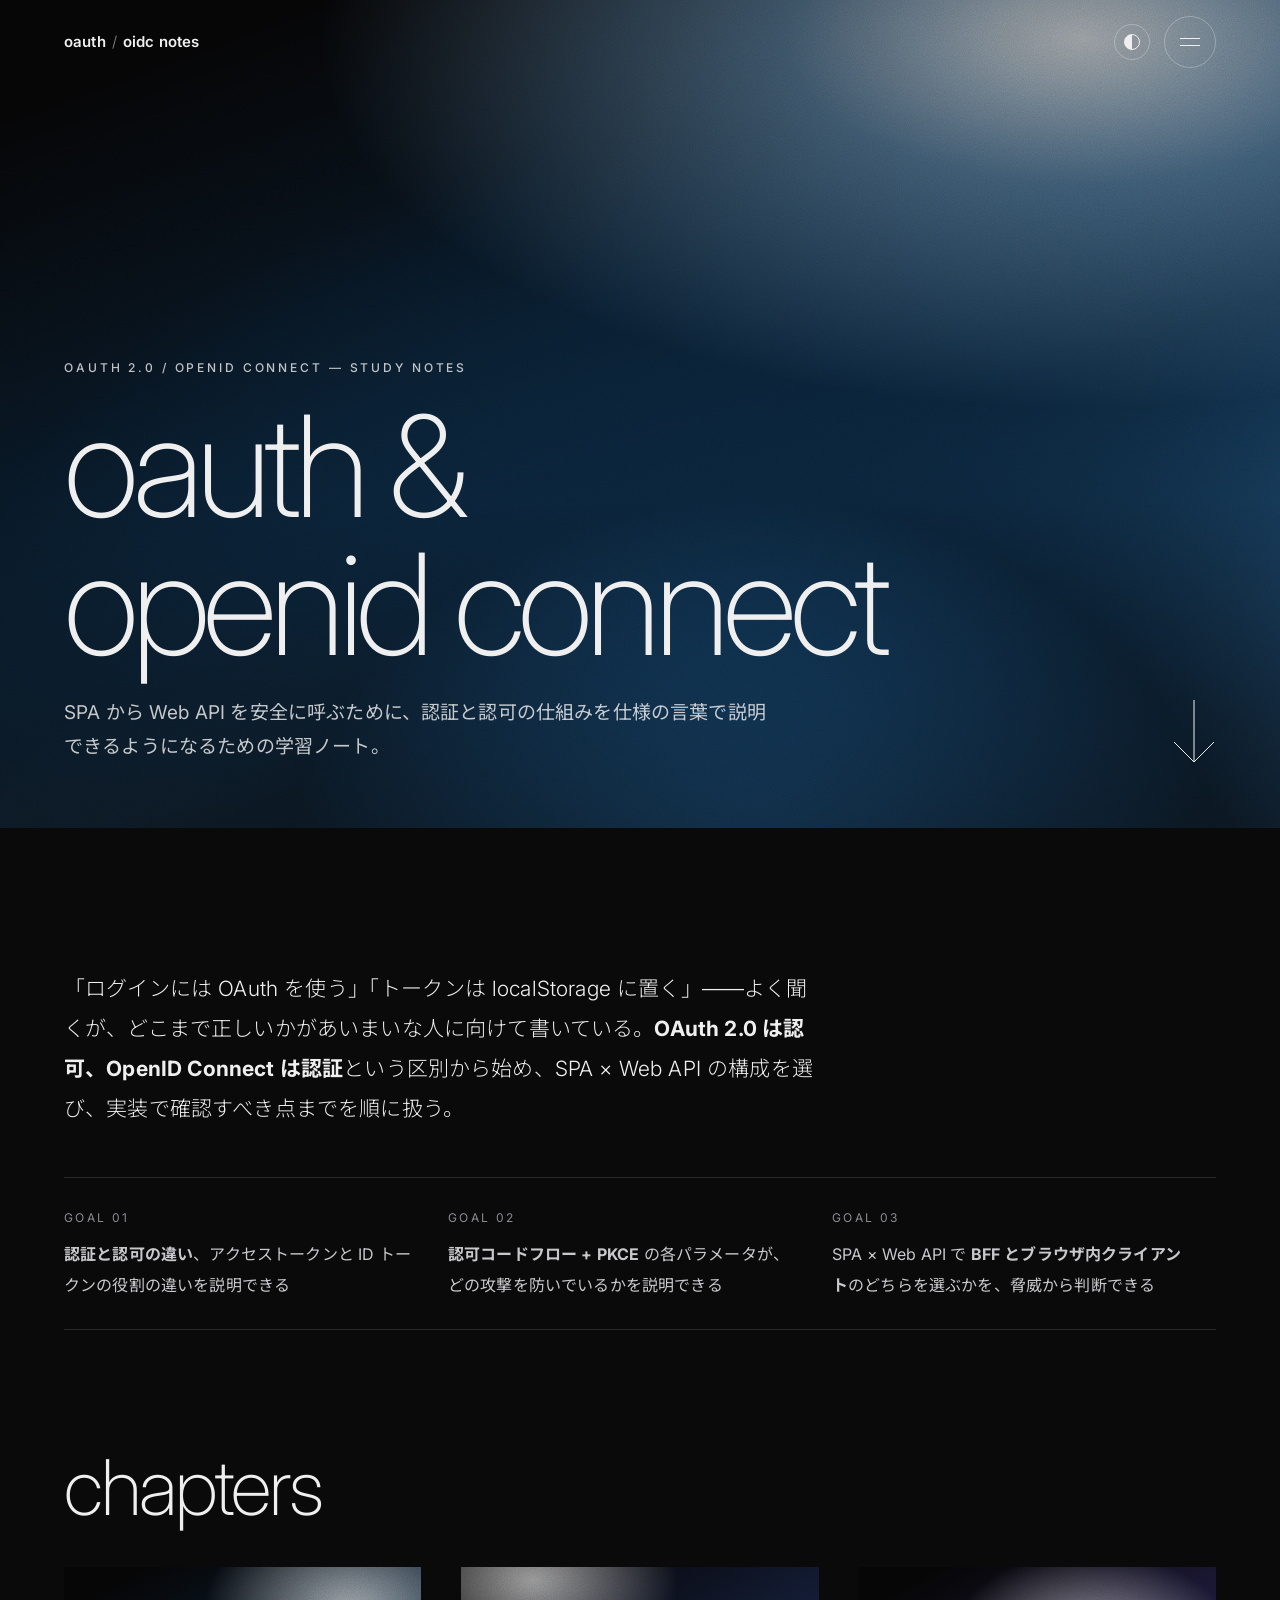
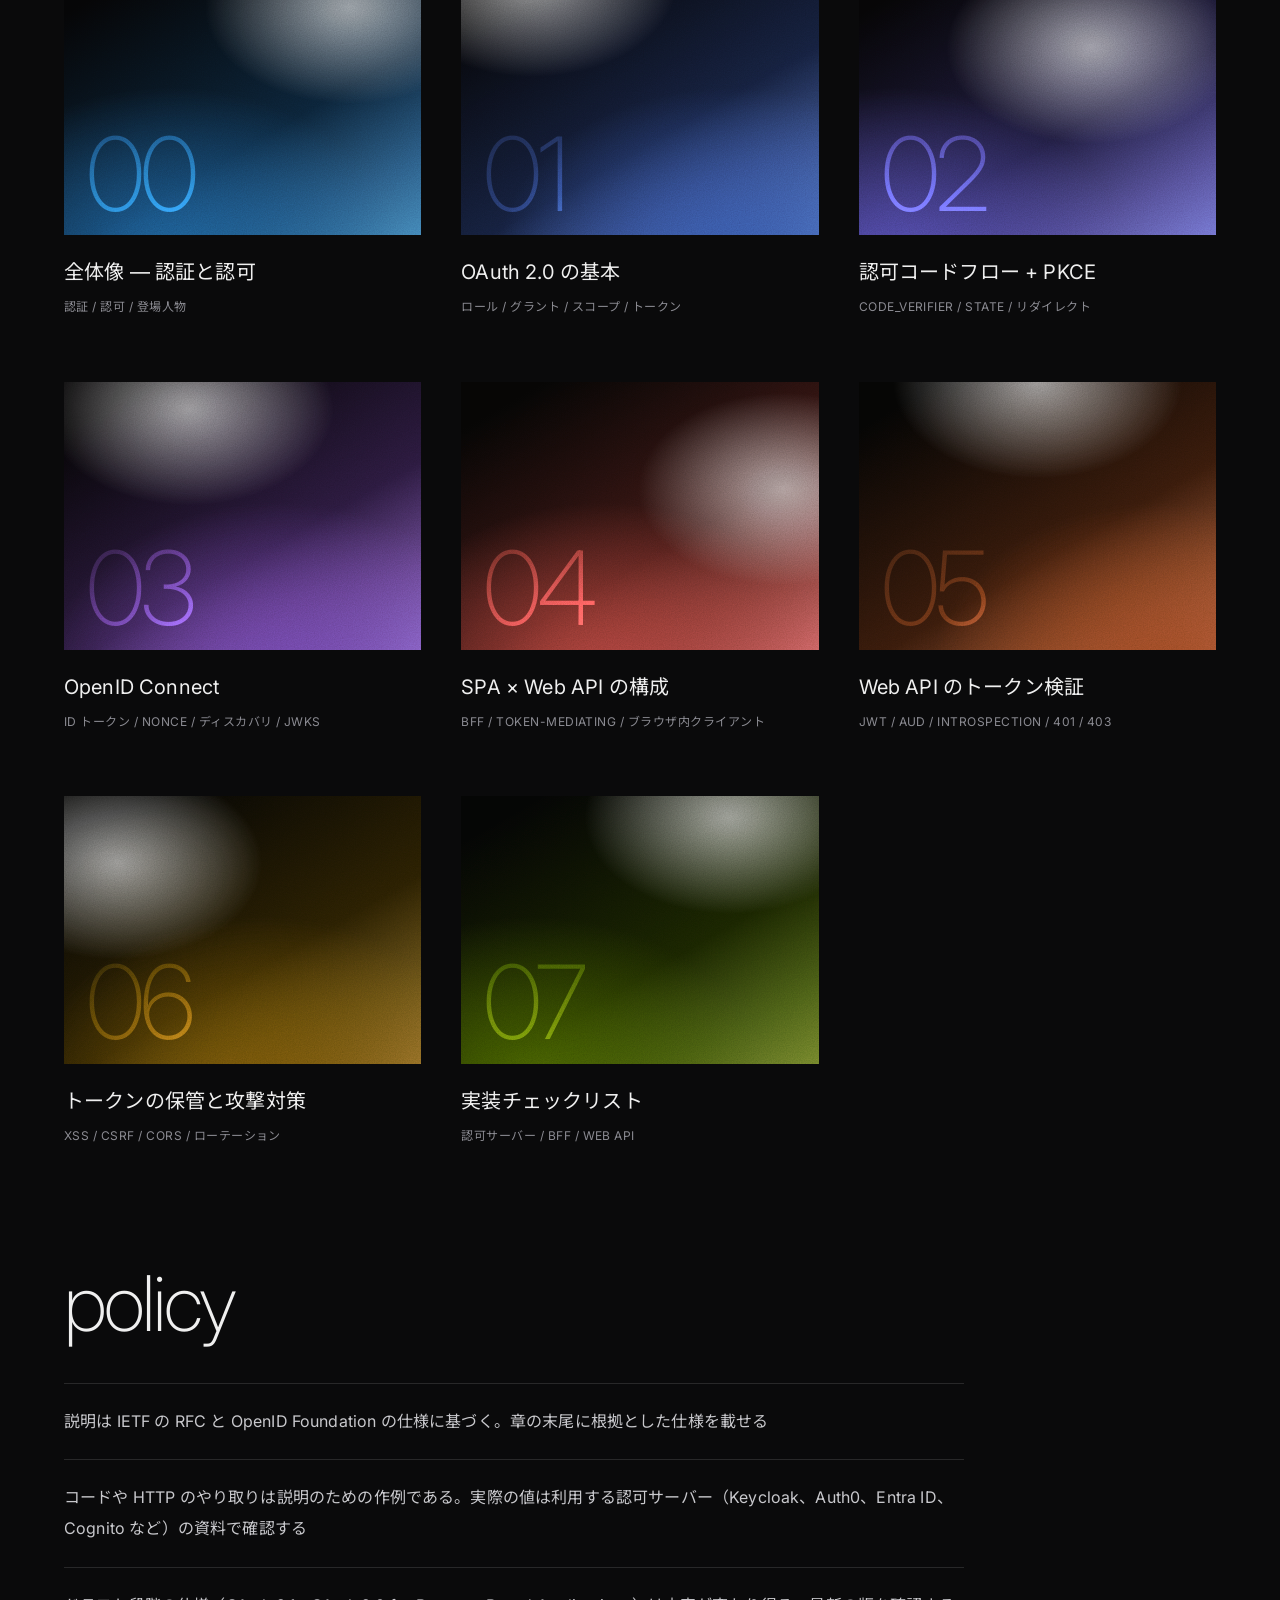
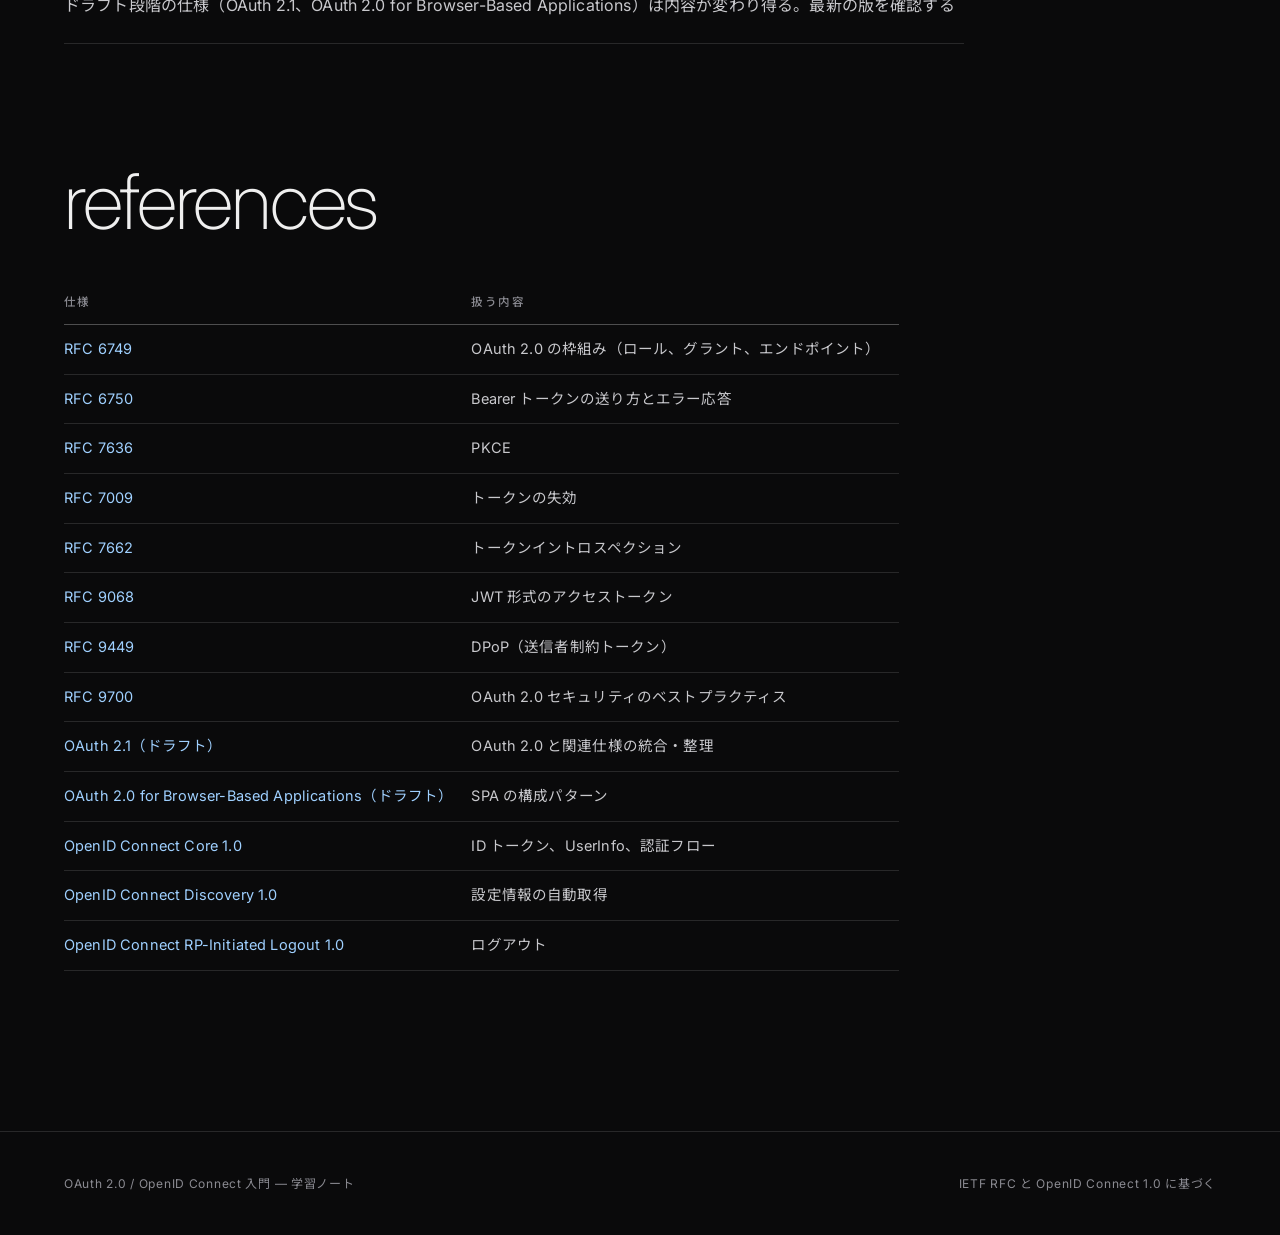
<file: docs/index.html>
<!doctype html>
<html lang="ja">
<head>
<meta charset="utf-8">
<meta name="viewport" content="width=device-width, initial-scale=1">
<title>OAuth 2.0 / OpenID Connect 入門</title>
<meta name="description" content="OAuth 2.0 と OpenID Connect の仕組みから、SPA × Web API での認証・認可の設計と実装までを体系的に学ぶ学習ノート。">
<link rel="preconnect" href="https://fonts.googleapis.com">
<link rel="preconnect" href="https://fonts.gstatic.com" crossorigin>
<link rel="stylesheet" href="https://fonts.googleapis.com/css2?family=Inter:wght@200;300;400;500;600&amp;family=Noto+Sans+JP:wght@300;400;500;700&amp;display=swap">
<link rel="stylesheet" href="assets/site.css">
<script src="assets/theme.js"></script>
</head>
<body class="home" data-root="" data-page="index.html">
<header class="site-header">
  <a class="brand" href="index.html">oauth<span>/</span>oidc notes</a>
  <div class="header-actions">
    <button class="theme-toggle" type="button" aria-label="配色を切り替える"></button>
    <button class="menu-toggle" type="button" aria-label="章の一覧を開く" aria-expanded="false" aria-controls="menu"><span></span><span></span></button>
  </div>
</header>
<div class="menu-overlay" id="menu"><nav class="menu-list" aria-label="章の一覧"></nav></div>

<section class="hero hero--top">
  <div class="hero-bg" aria-hidden="true"></div>
  <div class="hero-inner">
    <p class="eyebrow">OAuth 2.0 / OpenID Connect — Study Notes</p>
    <h1>oauth &amp;<br>openid connect</h1>
    <p class="sub">SPA から Web API を安全に呼ぶために、認証と認可の仕組みを仕様の言葉で説明できるようになるための学習ノート。</p>
  </div>
  <svg class="hero-arrow" viewBox="0 0 44 64" aria-hidden="true"><path d="M22 0v62M2 42l20 20 20-20"/></svg>
</section>

<main>
  <section class="section" id="about">
    <p class="lead">「ログインには OAuth を使う」「トークンは localStorage に置く」——よく聞くが、どこまで正しいかがあいまいな人に向けて書いている。<strong>OAuth 2.0 は認可、OpenID Connect は認証</strong>という区別から始め、SPA × Web API の構成を選び、実装で確認すべき点までを順に扱う。</p>
    <ol class="goals">
      <li><span class="n">GOAL 01</span><strong>認証と認可の違い</strong>、アクセストークンと ID トークンの役割の違いを説明できる</li>
      <li><span class="n">GOAL 02</span><strong>認可コードフロー + PKCE</strong> の各パラメータが、どの攻撃を防いでいるかを説明できる</li>
      <li><span class="n">GOAL 03</span>SPA × Web API で <strong>BFF とブラウザ内クライアント</strong>のどちらを選ぶかを、脅威から判断できる</li>
    </ol>
  </section>

  <section class="section" id="chapters">
    <div class="section-head">
      <h2 class="section-title">chapters</h2>
    </div>
    <div class="grid" id="chapter-grid"></div>
  </section>

  <section class="section" id="policy">
    <div class="section-head"><h2 class="section-title">policy</h2></div>
    <ul class="policy">
      <li>説明は IETF の RFC と OpenID Foundation の仕様に基づく。章の末尾に根拠とした仕様を載せる</li>
      <li>コードや HTTP のやり取りは説明のための作例である。実際の値は利用する認可サーバー（Keycloak、Auth0、Entra ID、Cognito など）の資料で確認する</li>
      <li>ドラフト段階の仕様（OAuth 2.1、OAuth 2.0 for Browser-Based Applications）は内容が変わり得る。最新の版を確認する</li>
    </ul>
  </section>

  <section class="section" id="references">
    <div class="section-head"><h2 class="section-title">references</h2></div>
    <table>
      <thead><tr><th>仕様</th><th>扱う内容</th></tr></thead>
      <tbody>
        <tr><td><a href="https://datatracker.ietf.org/doc/html/rfc6749">RFC 6749</a></td><td>OAuth 2.0 の枠組み（ロール、グラント、エンドポイント）</td></tr>
        <tr><td><a href="https://datatracker.ietf.org/doc/html/rfc6750">RFC 6750</a></td><td>Bearer トークンの送り方とエラー応答</td></tr>
        <tr><td><a href="https://datatracker.ietf.org/doc/html/rfc7636">RFC 7636</a></td><td>PKCE</td></tr>
        <tr><td><a href="https://datatracker.ietf.org/doc/html/rfc7009">RFC 7009</a></td><td>トークンの失効</td></tr>
        <tr><td><a href="https://datatracker.ietf.org/doc/html/rfc7662">RFC 7662</a></td><td>トークンイントロスペクション</td></tr>
        <tr><td><a href="https://datatracker.ietf.org/doc/html/rfc9068">RFC 9068</a></td><td>JWT 形式のアクセストークン</td></tr>
        <tr><td><a href="https://datatracker.ietf.org/doc/html/rfc9449">RFC 9449</a></td><td>DPoP（送信者制約トークン）</td></tr>
        <tr><td><a href="https://datatracker.ietf.org/doc/html/rfc9700">RFC 9700</a></td><td>OAuth 2.0 セキュリティのベストプラクティス</td></tr>
        <tr><td><a href="https://datatracker.ietf.org/doc/draft-ietf-oauth-v2-1/">OAuth 2.1（ドラフト）</a></td><td>OAuth 2.0 と関連仕様の統合・整理</td></tr>
        <tr><td><a href="https://datatracker.ietf.org/doc/draft-ietf-oauth-browser-based-apps/">OAuth 2.0 for Browser-Based Applications（ドラフト）</a></td><td>SPA の構成パターン</td></tr>
        <tr><td><a href="https://openid.net/specs/openid-connect-core-1_0.html">OpenID Connect Core 1.0</a></td><td>ID トークン、UserInfo、認証フロー</td></tr>
        <tr><td><a href="https://openid.net/specs/openid-connect-discovery-1_0.html">OpenID Connect Discovery 1.0</a></td><td>設定情報の自動取得</td></tr>
        <tr><td><a href="https://openid.net/specs/openid-connect-rpinitiated-1_0.html">OpenID Connect RP-Initiated Logout 1.0</a></td><td>ログアウト</td></tr>
      </tbody>
    </table>
  </section>
</main>

<footer class="site-footer">
  <span>OAuth 2.0 / OpenID Connect 入門 — 学習ノート</span>
  <span>IETF RFC と OpenID Connect 1.0 に基づく</span>
</footer>
<script src="assets/nav.js"></script>
</body>
</html>
</file>
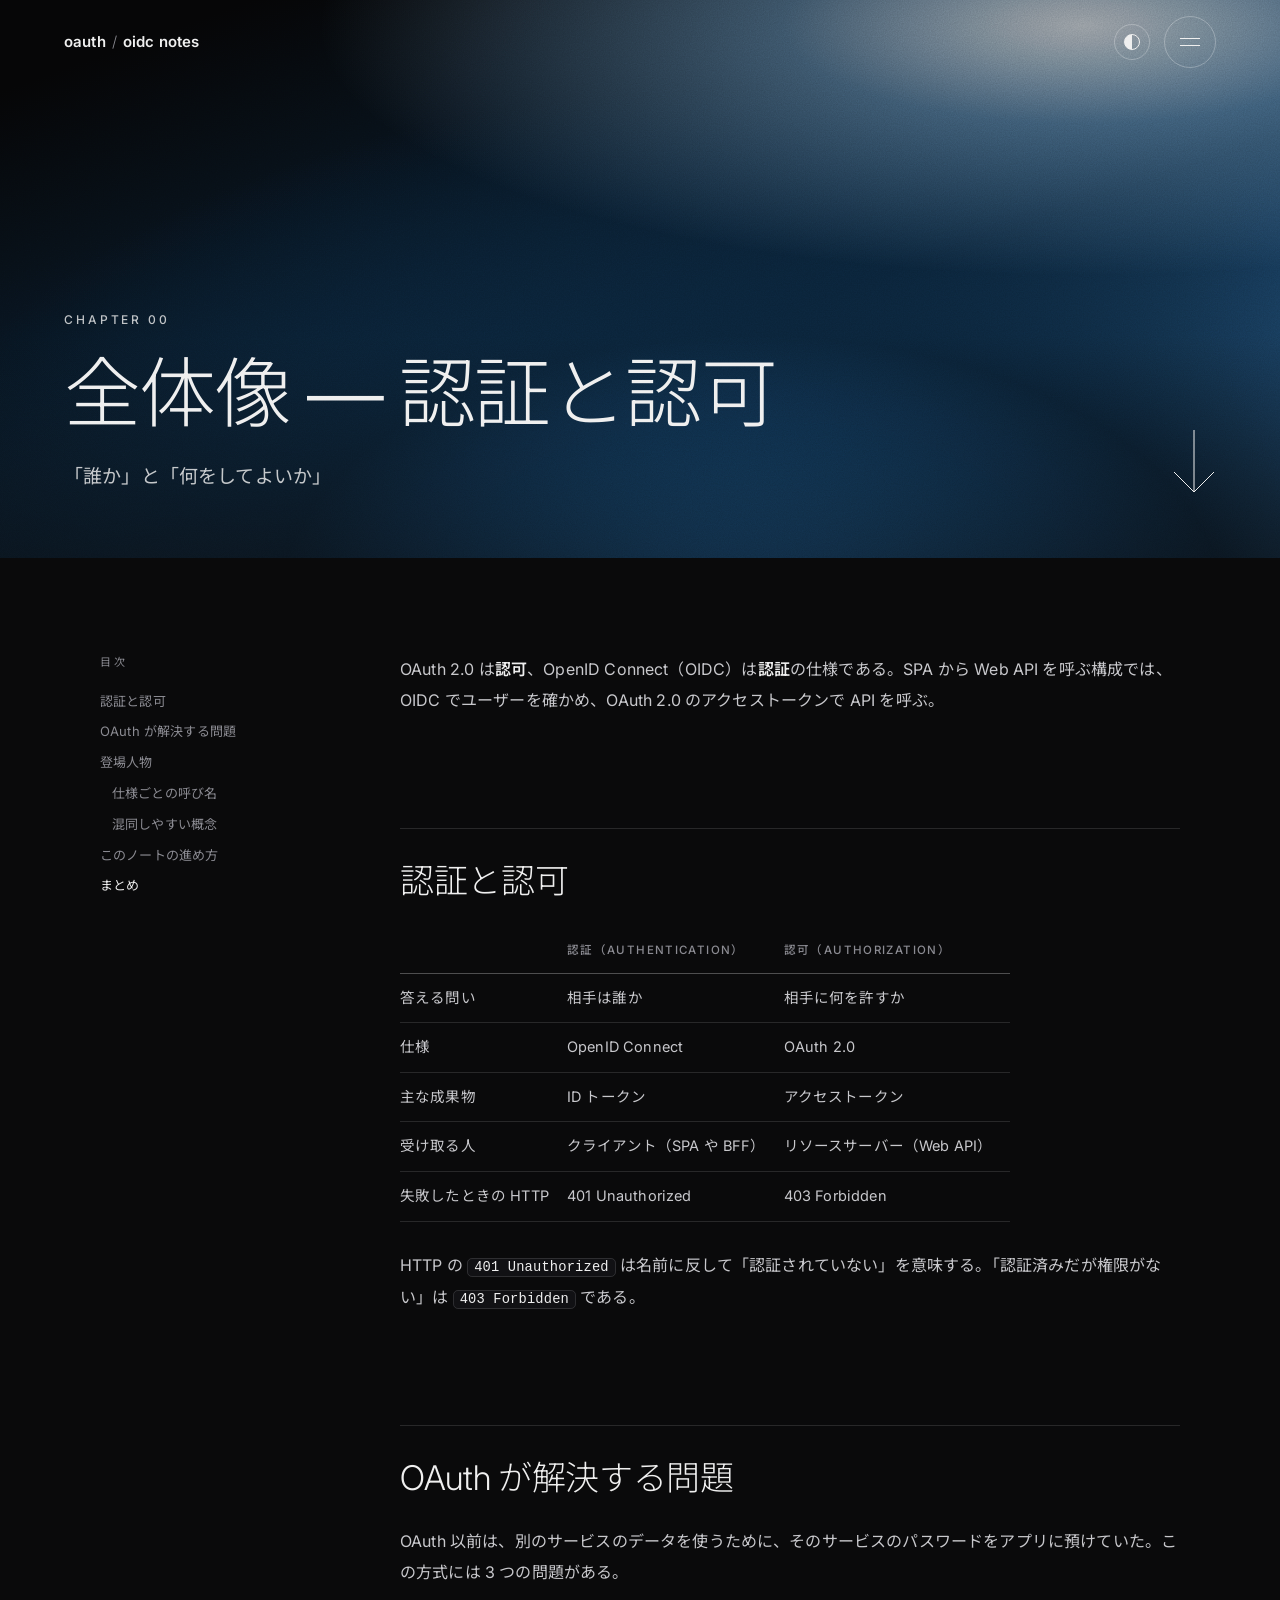
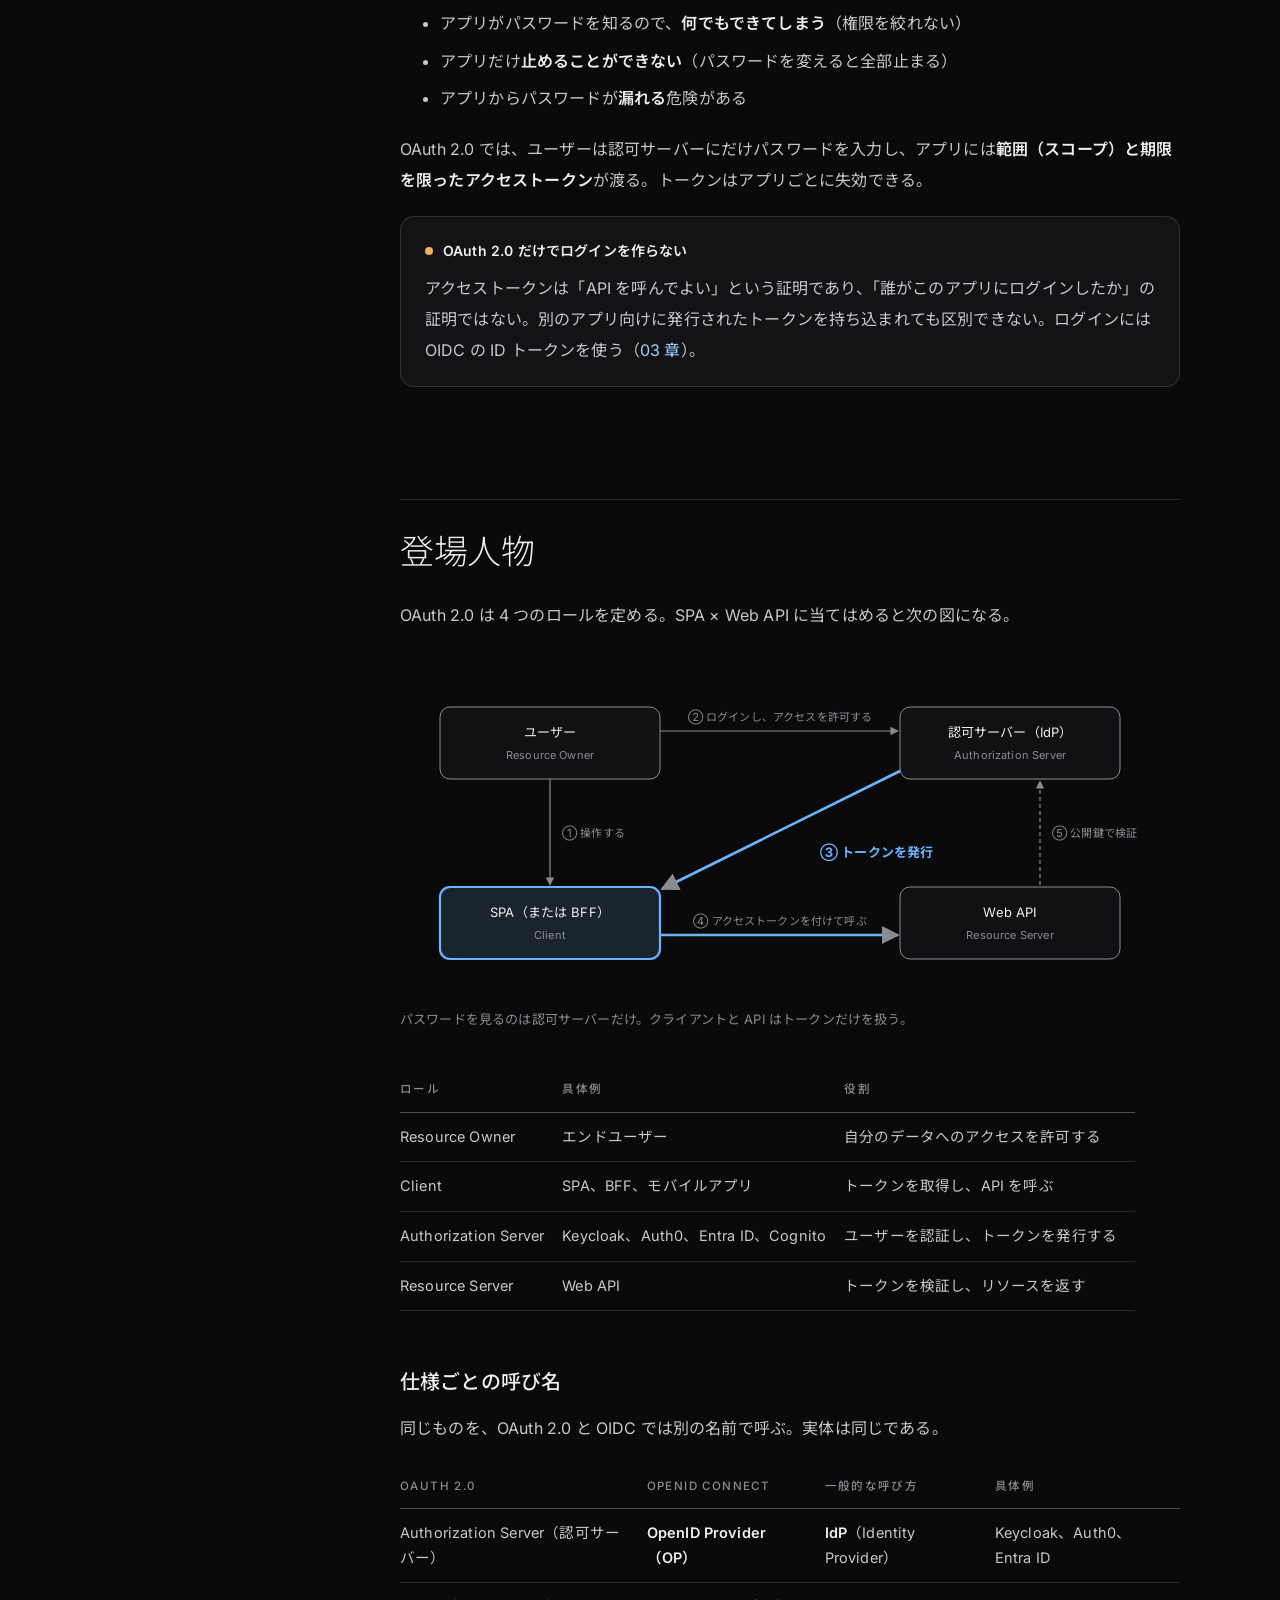
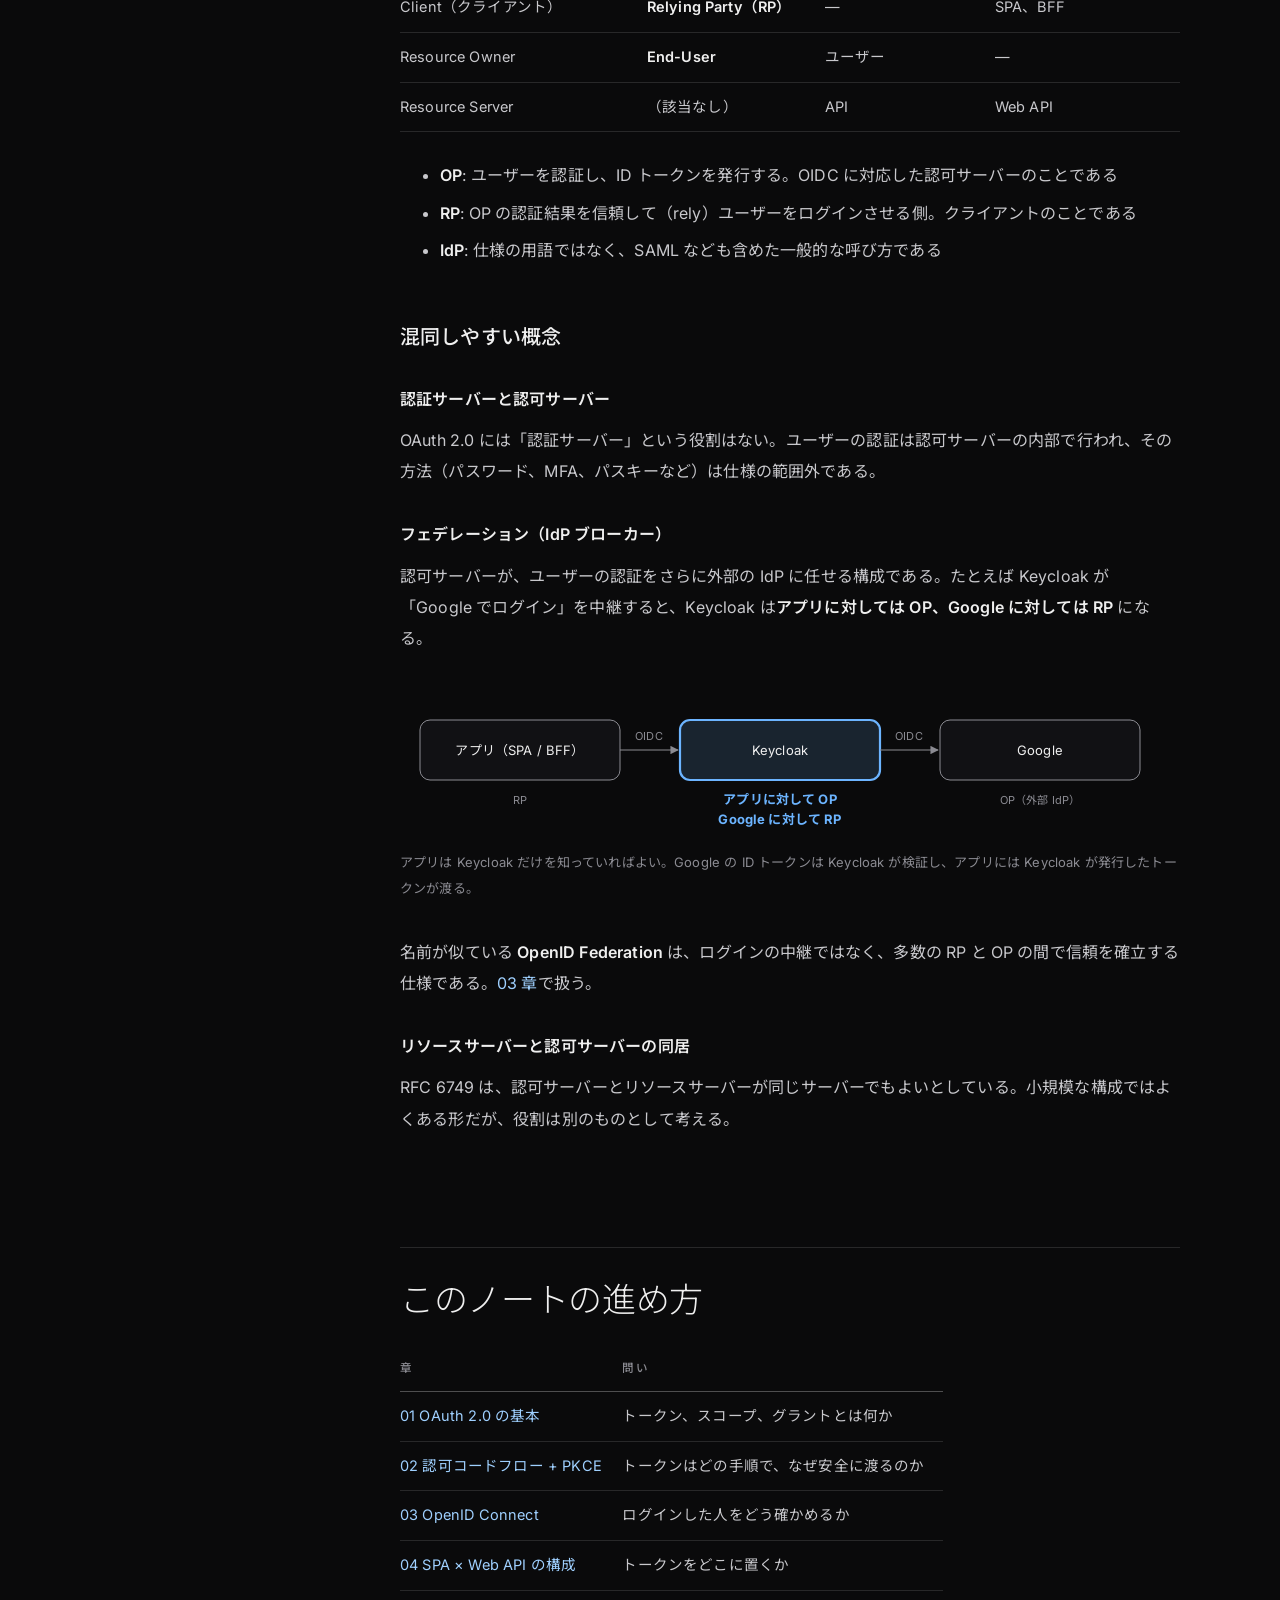
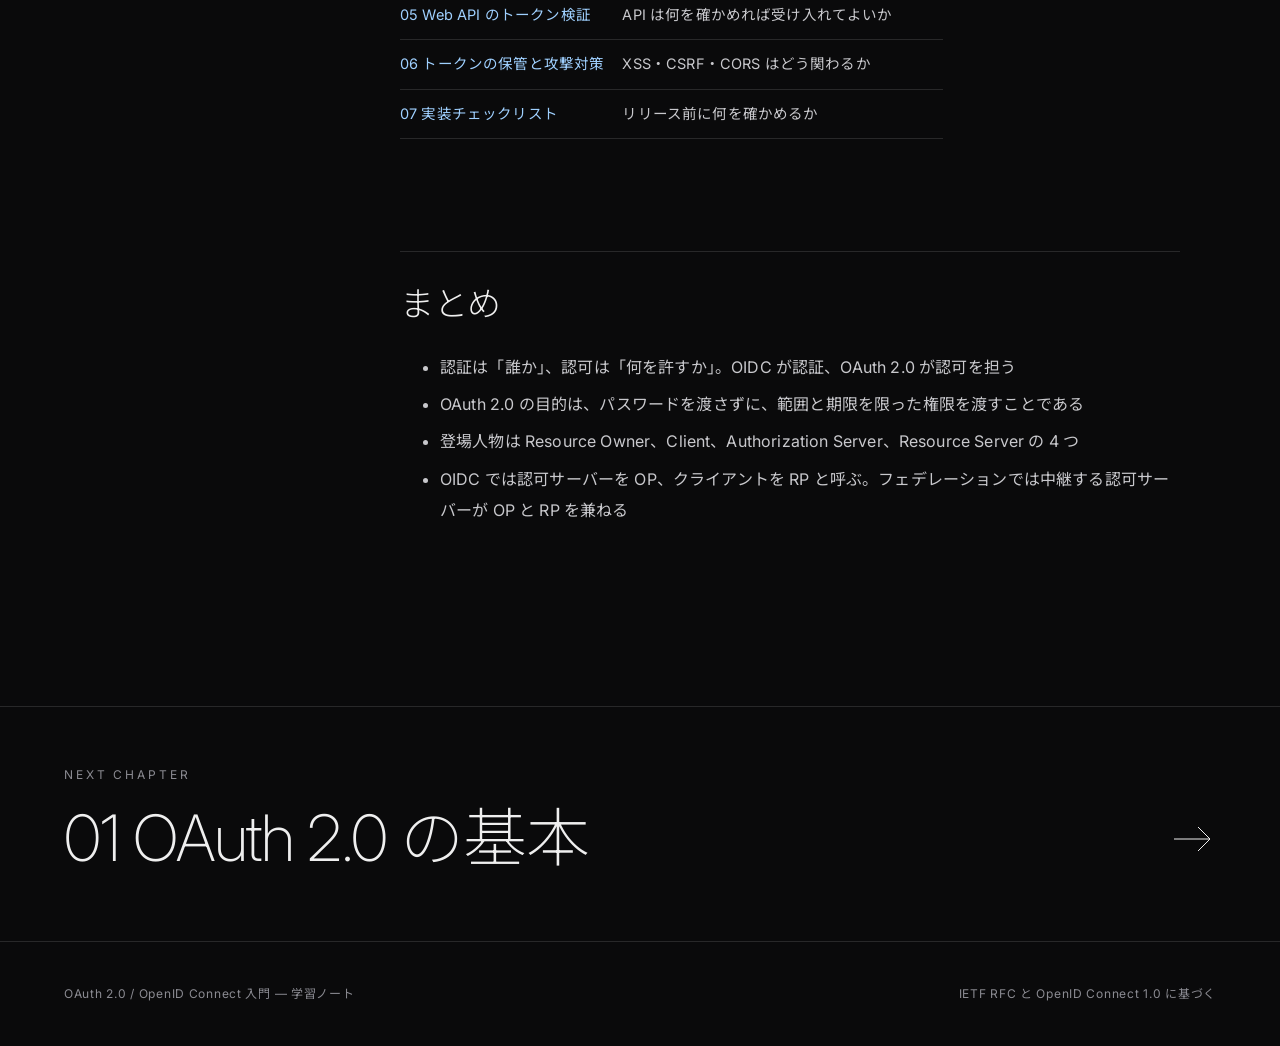
<file: docs/chapters/00-overview.html>
<!doctype html>
<html lang="ja">
<head>
<meta charset="utf-8">
<meta name="viewport" content="width=device-width, initial-scale=1">
<title>00 全体像 — 認証と認可 — OAuth 2.0 / OpenID Connect 入門</title>
<meta name="description" content="OAuth 2.0 は認可、OpenID Connect は認証の仕様である。SPA × Web API では両方を組み合わせて使う。">
<link rel="preconnect" href="https://fonts.googleapis.com">
<link rel="preconnect" href="https://fonts.gstatic.com" crossorigin>
<link rel="stylesheet" href="https://fonts.googleapis.com/css2?family=Inter:wght@200;300;400;500;600&amp;family=Noto+Sans+JP:wght@300;400;500;700&amp;display=swap">
<link rel="stylesheet" href="../assets/site.css">
<script src="../assets/theme.js"></script>
</head>
<body data-root="../" data-page="chapters/00-overview.html">
<header class="site-header">
  <a class="brand" href="../index.html">oauth<span>/</span>oidc notes</a>
  <div class="header-actions">
    <button class="theme-toggle" type="button" aria-label="配色を切り替える"></button>
    <button class="menu-toggle" type="button" aria-label="章の一覧を開く" aria-expanded="false" aria-controls="menu"><span></span><span></span></button>
  </div>
</header>
<div class="menu-overlay" id="menu"><nav class="menu-list" aria-label="章の一覧"></nav></div>

<section class="hero">
  <div class="hero-bg" aria-hidden="true"></div>
  <div class="hero-inner">
    <p class="eyebrow">Chapter 00</p>
    <h1>全体像 — 認証と認可</h1>
    <p class="sub">「誰か」と「何をしてよいか」</p>
  </div>
  <svg class="hero-arrow" viewBox="0 0 44 64" aria-hidden="true"><path d="M22 0v62M2 42l20 20 20-20"/></svg>
</section>

<div class="page-body">
  <aside class="page-toc" aria-label="このページの目次"><p class="toc-title">目次</p><ul><li><a href="#authn-authz">認証と認可</a></li><li><a href="#why-oauth">OAuth が解決する問題</a></li><li><a href="#actors">登場人物</a><ul><li><a href="#names">仕様ごとの呼び名</a></li><li><a href="#confusing">混同しやすい概念</a></li></ul></li><li><a href="#map">このノートの進め方</a></li><li><a href="#summary">まとめ</a></li></ul></aside>
  <main class="content">
<article>
<p>OAuth 2.0 は<strong>認可</strong>、OpenID Connect（OIDC）は<strong>認証</strong>の仕様である。SPA から Web API を呼ぶ構成では、OIDC でユーザーを確かめ、OAuth 2.0 のアクセストークンで API を呼ぶ。</p>

<h2 id="authn-authz">認証と認可</h2>
<table>
<thead><tr><th></th><th>認証（Authentication）</th><th>認可（Authorization）</th></tr></thead>
<tbody>
<tr><td>答える問い</td><td>相手は誰か</td><td>相手に何を許すか</td></tr>
<tr><td>仕様</td><td>OpenID Connect</td><td>OAuth 2.0</td></tr>
<tr><td>主な成果物</td><td>ID トークン</td><td>アクセストークン</td></tr>
<tr><td>受け取る人</td><td>クライアント（SPA や BFF）</td><td>リソースサーバー（Web API）</td></tr>
<tr><td>失敗したときの HTTP</td><td>401 Unauthorized</td><td>403 Forbidden</td></tr>
</tbody>
</table>
<p>HTTP の <code>401 Unauthorized</code> は名前に反して「認証されていない」を意味する。「認証済みだが権限がない」は <code>403 Forbidden</code> である。</p>

<h2 id="why-oauth">OAuth が解決する問題</h2>
<p>OAuth 以前は、別のサービスのデータを使うために、そのサービスのパスワードをアプリに預けていた。この方式には 3 つの問題がある。</p>
<ul>
<li>アプリがパスワードを知るので、<strong>何でもできてしまう</strong>（権限を絞れない）</li>
<li>アプリだけ<strong>止めることができない</strong>（パスワードを変えると全部止まる）</li>
<li>アプリからパスワードが<strong>漏れる</strong>危険がある</li>
</ul>
<p>OAuth 2.0 では、ユーザーは認可サーバーにだけパスワードを入力し、アプリには<strong>範囲（スコープ）と期限を限ったアクセストークン</strong>が渡る。トークンはアプリごとに失効できる。</p>
<div class="admonition warning">
<p class="admonition-title">OAuth 2.0 だけでログインを作らない</p>
<p>アクセストークンは「API を呼んでよい」という証明であり、「誰がこのアプリにログインしたか」の証明ではない。別のアプリ向けに発行されたトークンを持ち込まれても区別できない。ログインには OIDC の ID トークンを使う（<a href="03-oidc.html">03 章</a>）。</p>
</div>

<h2 id="actors">登場人物</h2>
<p>OAuth 2.0 は 4 つのロールを定める。SPA × Web API に当てはめると次の図になる。</p>
<figure class="xp-figure">
<svg viewBox="0 0 760 330" role="img" aria-label="OAuth 2.0 の 4 つのロールと SPA × Web API の対応">
  <defs><marker id="ov-arrow" viewBox="0 0 10 10" refX="9" refY="5" markerWidth="7" markerHeight="7" orient="auto-start-reverse"><path class="xp-arrow" d="M0 0L10 5L0 10z"/></marker></defs>
  <rect class="xp-box" x="40" y="40" width="220" height="72" rx="10"/>
  <text class="xp-text" x="150" y="70" text-anchor="middle">ユーザー</text>
  <text class="xp-small" x="150" y="92" text-anchor="middle">Resource Owner</text>
  <rect class="xp-box" x="500" y="40" width="220" height="72" rx="10"/>
  <text class="xp-text" x="610" y="70" text-anchor="middle">認可サーバー（IdP）</text>
  <text class="xp-small" x="610" y="92" text-anchor="middle">Authorization Server</text>
  <rect class="xp-hot" x="40" y="220" width="220" height="72" rx="10"/>
  <text class="xp-text" x="150" y="250" text-anchor="middle">SPA（または BFF）</text>
  <text class="xp-small" x="150" y="272" text-anchor="middle">Client</text>
  <rect class="xp-box" x="500" y="220" width="220" height="72" rx="10"/>
  <text class="xp-text" x="610" y="250" text-anchor="middle">Web API</text>
  <text class="xp-small" x="610" y="272" text-anchor="middle">Resource Server</text>
  <path class="xp-line" d="M150 112V218" marker-end="url(#ov-arrow)"/>
  <text class="xp-small" x="162" y="170">① 操作する</text>
  <path class="xp-line" d="M260 64H498" marker-end="url(#ov-arrow)"/>
  <text class="xp-small" x="380" y="54" text-anchor="middle">② ログインし、アクセスを許可する</text>
  <path class="xp-path" d="M500 104L262 222" marker-end="url(#ov-arrow)"/>
  <text class="xp-accent" x="420" y="190">③ トークンを発行</text>
  <path class="xp-path" d="M260 268H498" marker-end="url(#ov-arrow)"/>
  <text class="xp-small" x="380" y="258" text-anchor="middle">④ アクセストークンを付けて呼ぶ</text>
  <path class="xp-dash" d="M640 218V114" marker-end="url(#ov-arrow)"/>
  <text class="xp-small" x="652" y="170">⑤ 公開鍵で検証</text>
</svg>
<figcaption>パスワードを見るのは認可サーバーだけ。クライアントと API はトークンだけを扱う。</figcaption>
</figure>
<table>
<thead><tr><th>ロール</th><th>具体例</th><th>役割</th></tr></thead>
<tbody>
<tr><td>Resource Owner</td><td>エンドユーザー</td><td>自分のデータへのアクセスを許可する</td></tr>
<tr><td>Client</td><td>SPA、BFF、モバイルアプリ</td><td>トークンを取得し、API を呼ぶ</td></tr>
<tr><td>Authorization Server</td><td>Keycloak、Auth0、Entra ID、Cognito</td><td>ユーザーを認証し、トークンを発行する</td></tr>
<tr><td>Resource Server</td><td>Web API</td><td>トークンを検証し、リソースを返す</td></tr>
</tbody>
</table>
<h3 id="names">仕様ごとの呼び名</h3>
<p>同じものを、OAuth 2.0 と OIDC では別の名前で呼ぶ。実体は同じである。</p>
<table>
<thead><tr><th>OAuth 2.0</th><th>OpenID Connect</th><th>一般的な呼び方</th><th>具体例</th></tr></thead>
<tbody>
<tr><td>Authorization Server（認可サーバー）</td><td><strong>OpenID Provider（OP）</strong></td><td><strong>IdP</strong>（Identity Provider）</td><td>Keycloak、Auth0、Entra ID</td></tr>
<tr><td>Client（クライアント）</td><td><strong>Relying Party（RP）</strong></td><td>—</td><td>SPA、BFF</td></tr>
<tr><td>Resource Owner</td><td><strong>End-User</strong></td><td>ユーザー</td><td>—</td></tr>
<tr><td>Resource Server</td><td>（該当なし）</td><td>API</td><td>Web API</td></tr>
</tbody>
</table>
<ul>
<li><strong>OP</strong>: ユーザーを認証し、ID トークンを発行する。OIDC に対応した認可サーバーのことである</li>
<li><strong>RP</strong>: OP の認証結果を信頼して（rely）ユーザーをログインさせる側。クライアントのことである</li>
<li><strong>IdP</strong>: 仕様の用語ではなく、SAML なども含めた一般的な呼び方である</li>
</ul>

<h3 id="confusing">混同しやすい概念</h3>
<h4>認証サーバーと認可サーバー</h4>
<p>OAuth 2.0 には「認証サーバー」という役割はない。ユーザーの認証は認可サーバーの内部で行われ、その方法（パスワード、MFA、パスキーなど）は仕様の範囲外である。</p>
<h4>フェデレーション（IdP ブローカー）</h4>
<p>認可サーバーが、ユーザーの認証をさらに外部の IdP に任せる構成である。たとえば Keycloak が「Google でログイン」を中継すると、Keycloak は<strong>アプリに対しては OP、Google に対しては RP</strong> になる。</p>
<figure class="xp-figure">
<svg viewBox="0 0 760 150" role="img" aria-label="フェデレーションでは中継する認可サーバーが OP と RP を兼ねる">
  <defs><marker id="fed-arrow" viewBox="0 0 10 10" refX="9" refY="5" markerWidth="7" markerHeight="7" orient="auto-start-reverse"><path class="xp-arrow" d="M0 0L10 5L0 10z"/></marker></defs>
  <rect class="xp-box" x="20" y="30" width="200" height="60" rx="10"/>
  <text class="xp-text" x="120" y="65" text-anchor="middle">アプリ（SPA / BFF）</text>
  <text class="xp-small" x="120" y="114" text-anchor="middle">RP</text>
  <rect class="xp-hot" x="280" y="30" width="200" height="60" rx="10"/>
  <text class="xp-text" x="380" y="65" text-anchor="middle">Keycloak</text>
  <text class="xp-accent" x="380" y="114" text-anchor="middle">アプリに対して OP</text>
  <text class="xp-accent" x="380" y="134" text-anchor="middle">Google に対して RP</text>
  <rect class="xp-box" x="540" y="30" width="200" height="60" rx="10"/>
  <text class="xp-text" x="640" y="65" text-anchor="middle">Google</text>
  <text class="xp-small" x="640" y="114" text-anchor="middle">OP（外部 IdP）</text>
  <path class="xp-line" d="M220 60H278" marker-end="url(#fed-arrow)"/>
  <text class="xp-small" x="249" y="50" text-anchor="middle">OIDC</text>
  <path class="xp-line" d="M480 60H538" marker-end="url(#fed-arrow)"/>
  <text class="xp-small" x="509" y="50" text-anchor="middle">OIDC</text>
</svg>
<figcaption>アプリは Keycloak だけを知っていればよい。Google の ID トークンは Keycloak が検証し、アプリには Keycloak が発行したトークンが渡る。</figcaption>
</figure>
<p>名前が似ている <strong>OpenID Federation</strong> は、ログインの中継ではなく、多数の RP と OP の間で信頼を確立する仕様である。<a href="03-oidc.html#federation">03 章</a>で扱う。</p>
<h4>リソースサーバーと認可サーバーの同居</h4>
<p>RFC 6749 は、認可サーバーとリソースサーバーが同じサーバーでもよいとしている。小規模な構成ではよくある形だが、役割は別のものとして考える。</p>

<h2 id="map">このノートの進め方</h2>
<table>
<thead><tr><th>章</th><th>問い</th></tr></thead>
<tbody>
<tr><td><a href="01-oauth2.html">01 OAuth 2.0 の基本</a></td><td>トークン、スコープ、グラントとは何か</td></tr>
<tr><td><a href="02-auth-code-pkce.html">02 認可コードフロー + PKCE</a></td><td>トークンはどの手順で、なぜ安全に渡るのか</td></tr>
<tr><td><a href="03-oidc.html">03 OpenID Connect</a></td><td>ログインした人をどう確かめるか</td></tr>
<tr><td><a href="04-spa-patterns.html">04 SPA × Web API の構成</a></td><td>トークンをどこに置くか</td></tr>
<tr><td><a href="05-api-validation.html">05 Web API のトークン検証</a></td><td>API は何を確かめれば受け入れてよいか</td></tr>
<tr><td><a href="06-threats.html">06 トークンの保管と攻撃対策</a></td><td>XSS・CSRF・CORS はどう関わるか</td></tr>
<tr><td><a href="07-checklist.html">07 実装チェックリスト</a></td><td>リリース前に何を確かめるか</td></tr>
</tbody>
</table>

<h2 id="summary">まとめ</h2>
<ul>
<li>認証は「誰か」、認可は「何を許すか」。OIDC が認証、OAuth 2.0 が認可を担う</li>
<li>OAuth 2.0 の目的は、パスワードを渡さずに、範囲と期限を限った権限を渡すことである</li>
<li>登場人物は Resource Owner、Client、Authorization Server、Resource Server の 4 つ</li>
<li>OIDC では認可サーバーを OP、クライアントを RP と呼ぶ。フェデレーションでは中継する認可サーバーが OP と RP を兼ねる</li>
</ul>
</article>
  </main>
</div>

<nav class="pager" aria-label="ほかの章へ"></nav>
<footer class="site-footer">
  <span>OAuth 2.0 / OpenID Connect 入門 — 学習ノート</span>
  <span>IETF RFC と OpenID Connect 1.0 に基づく</span>
</footer>
<script src="../assets/nav.js"></script>
</body>
</html>
</file>
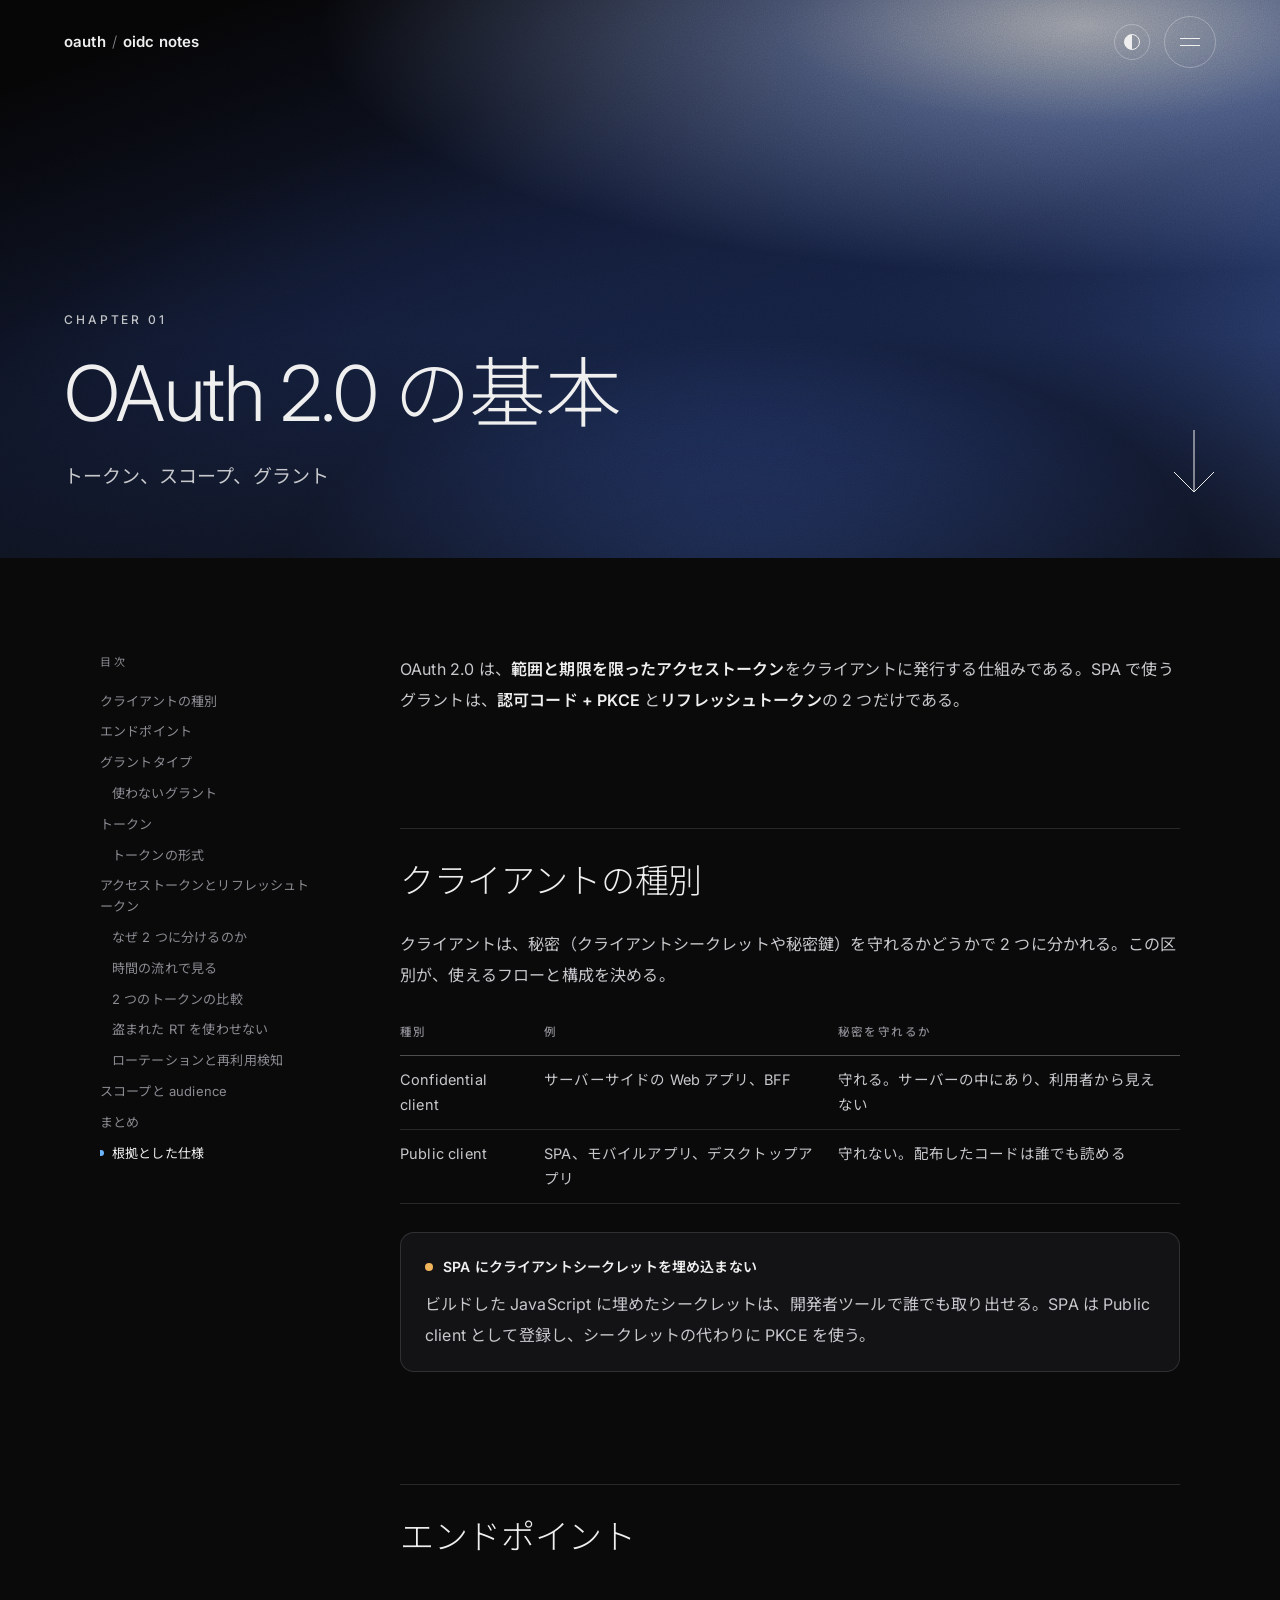
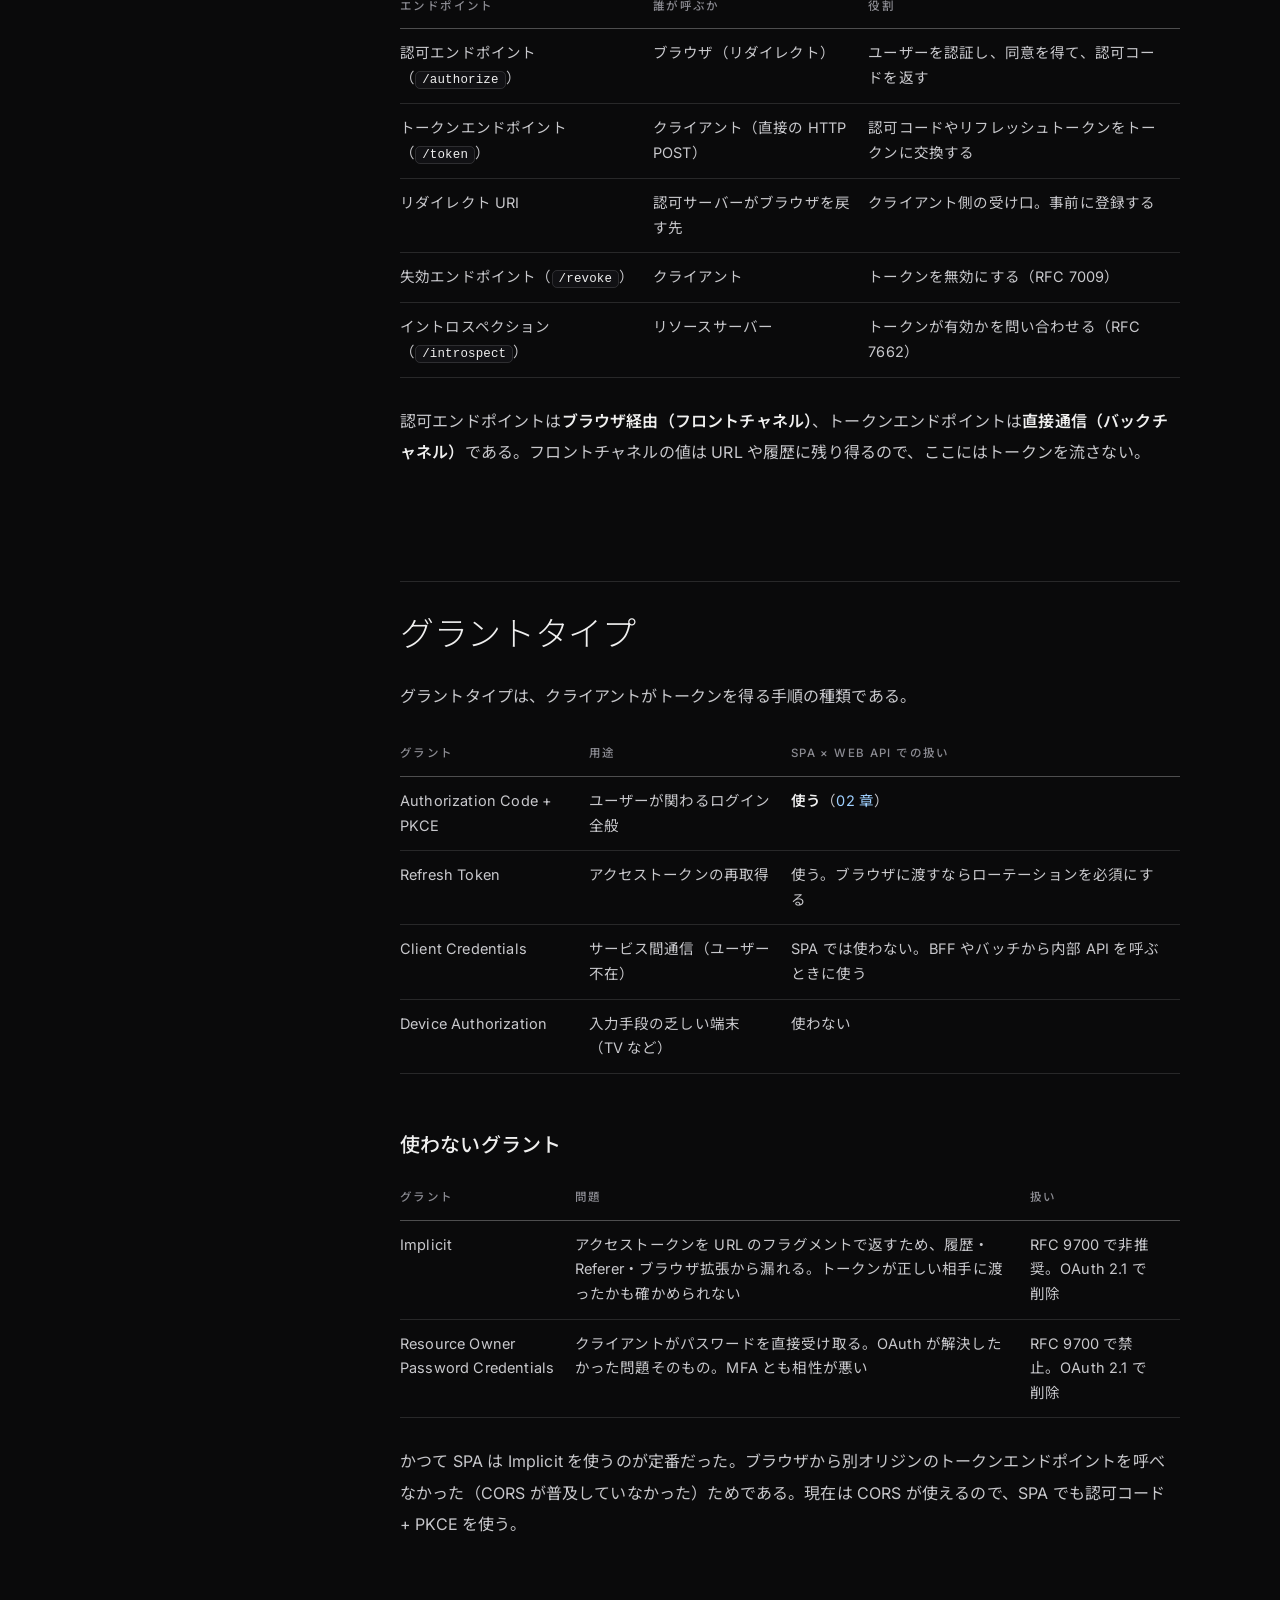
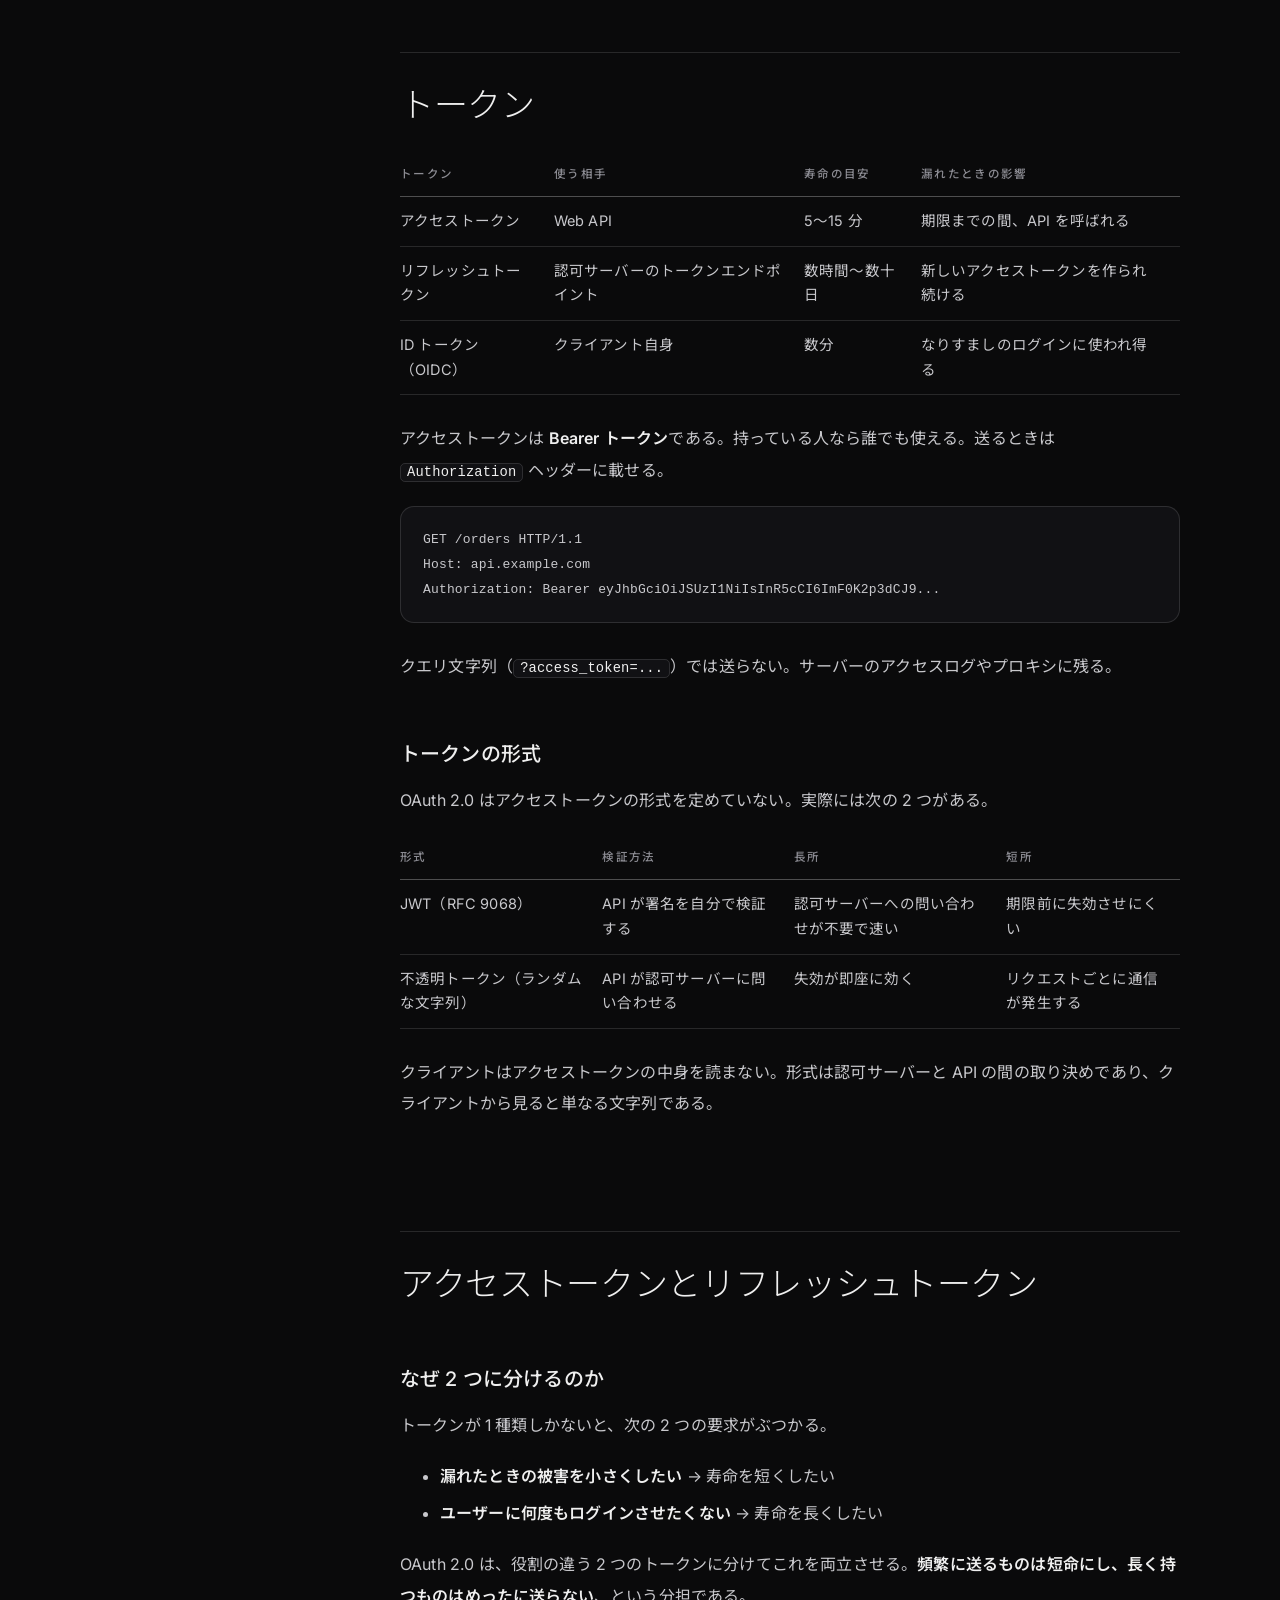
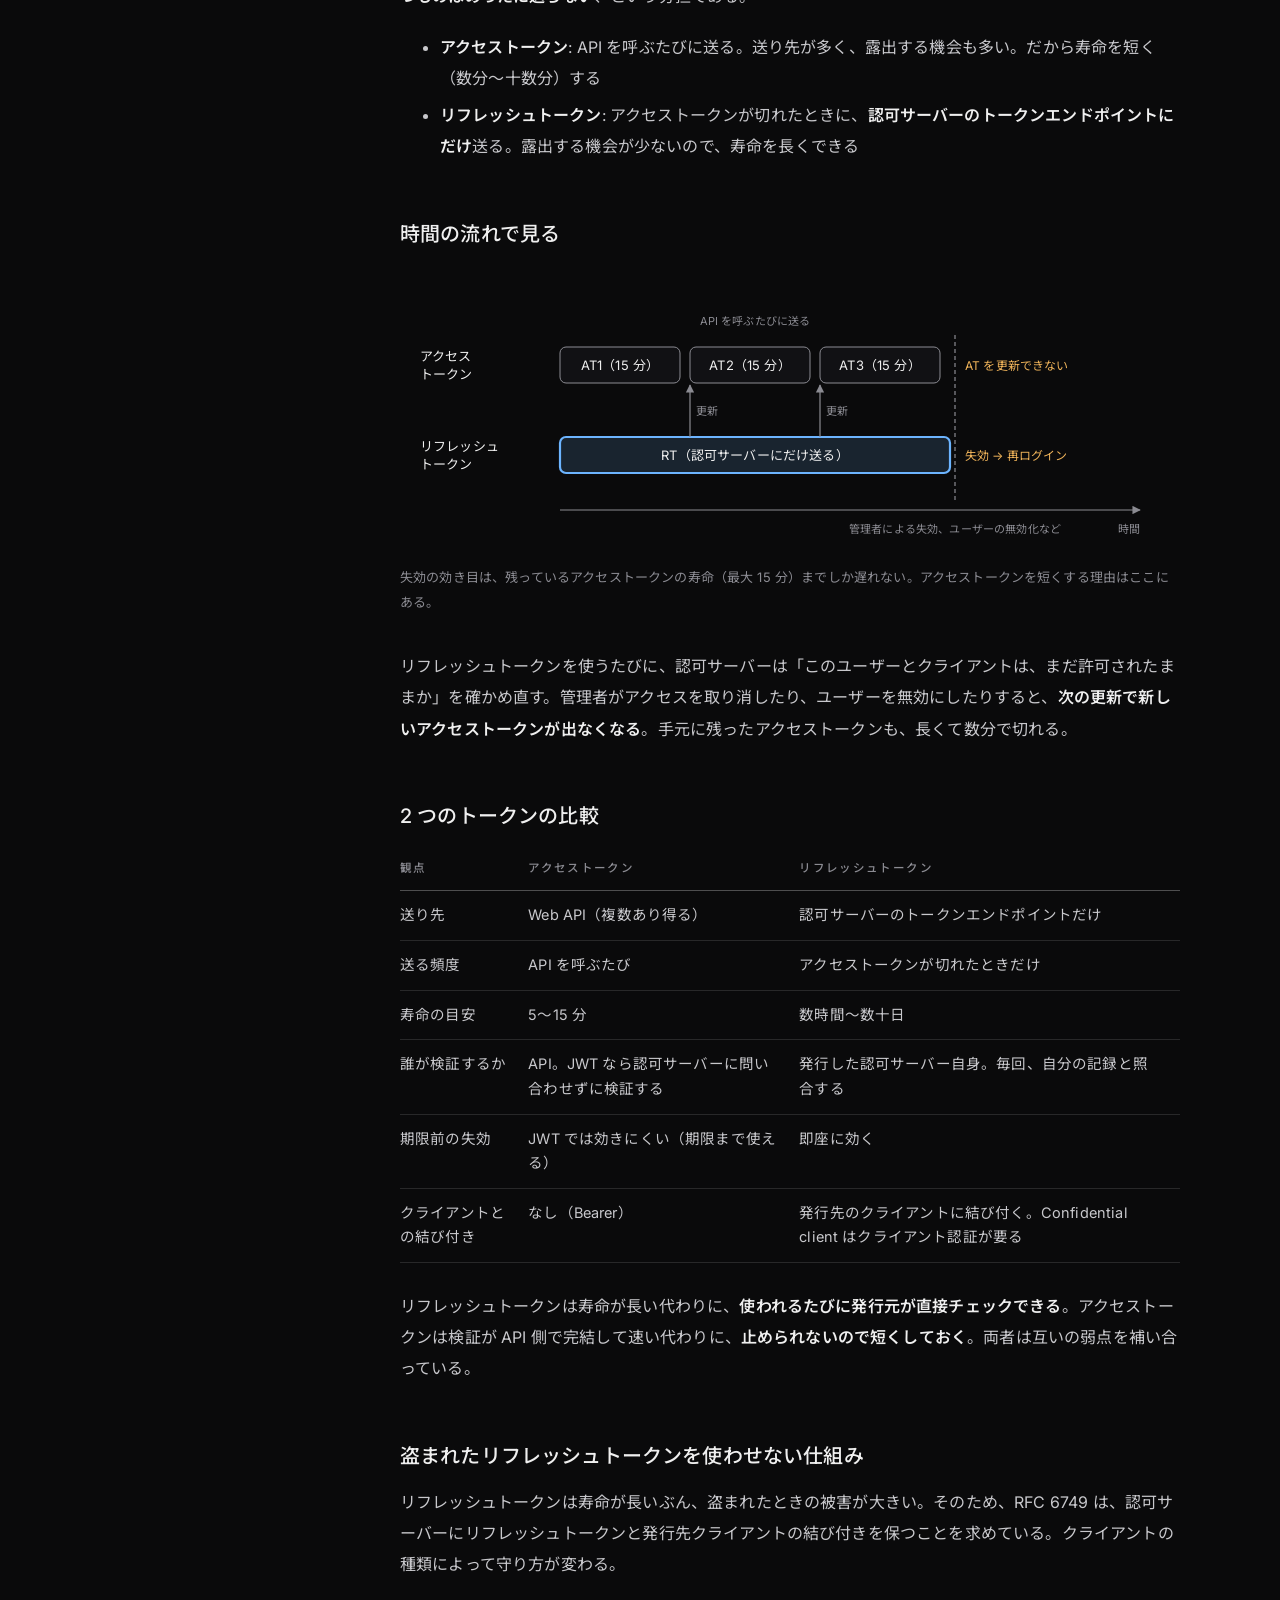
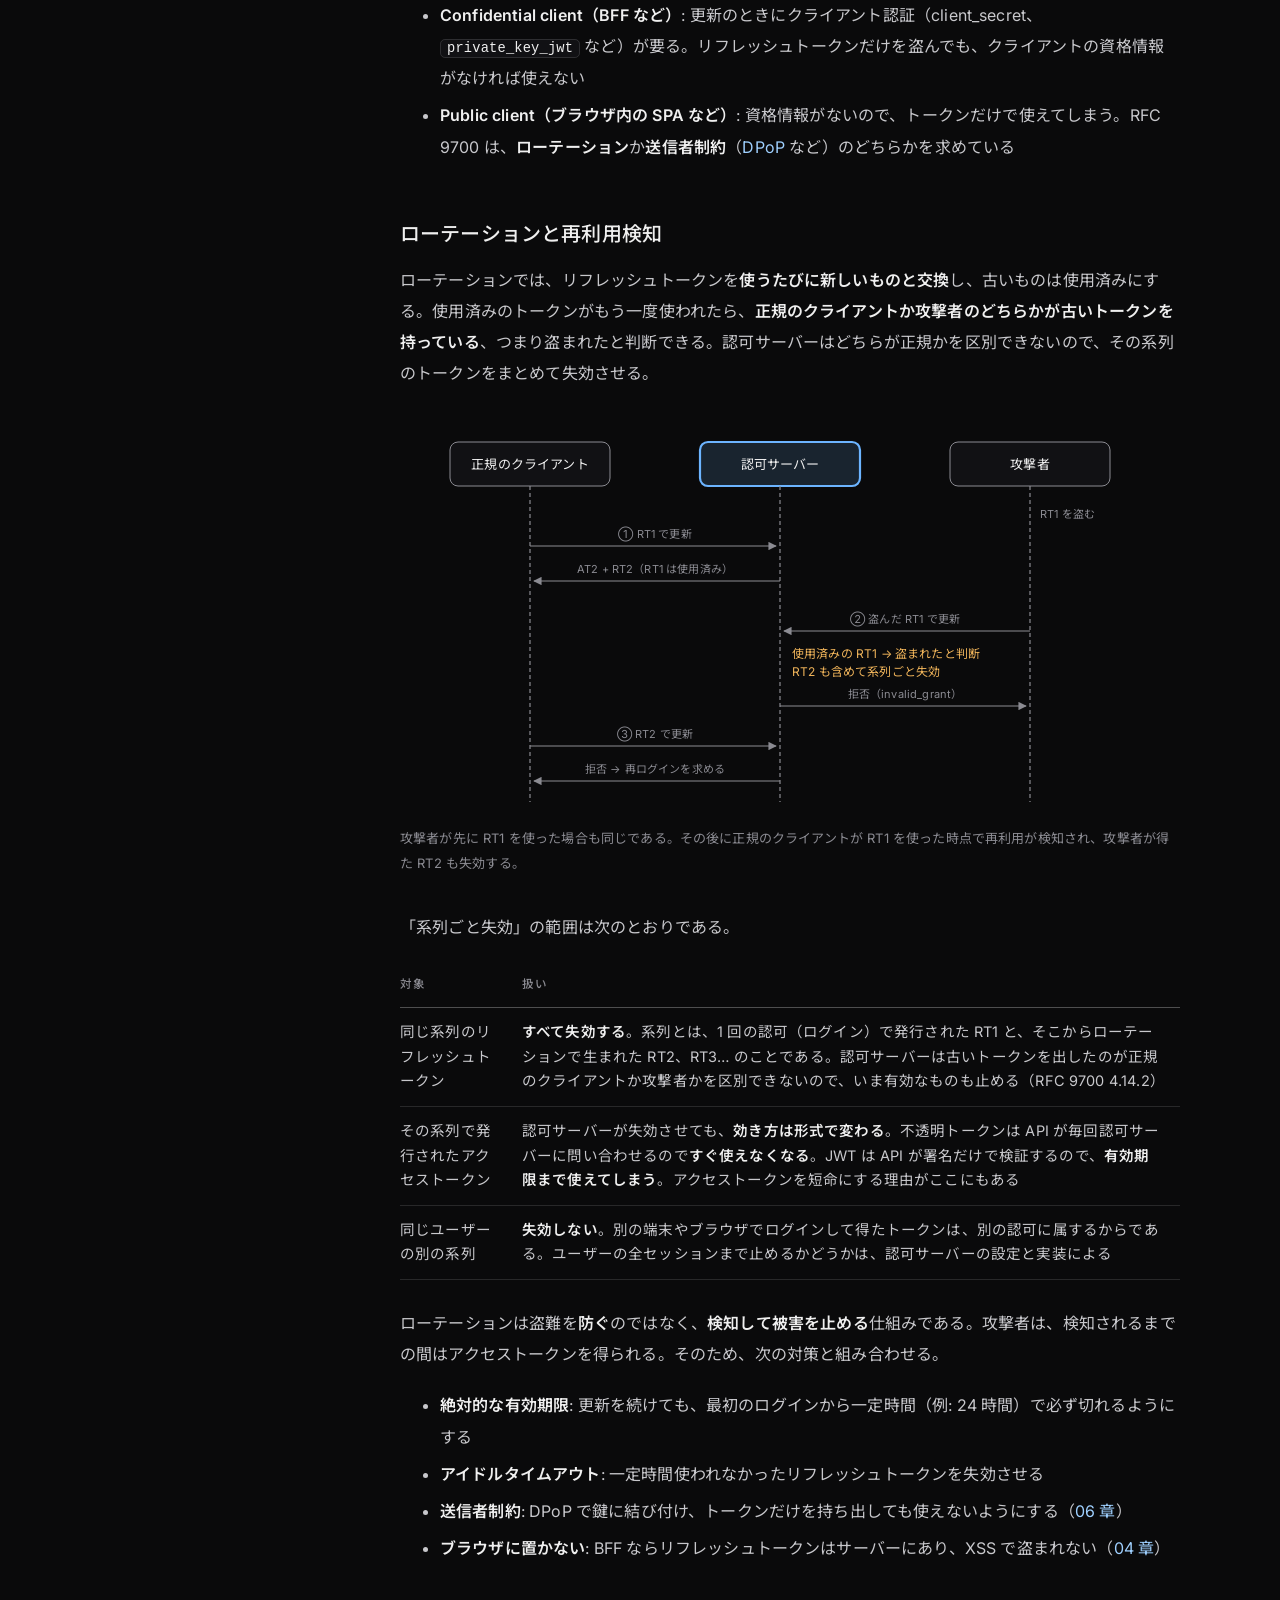
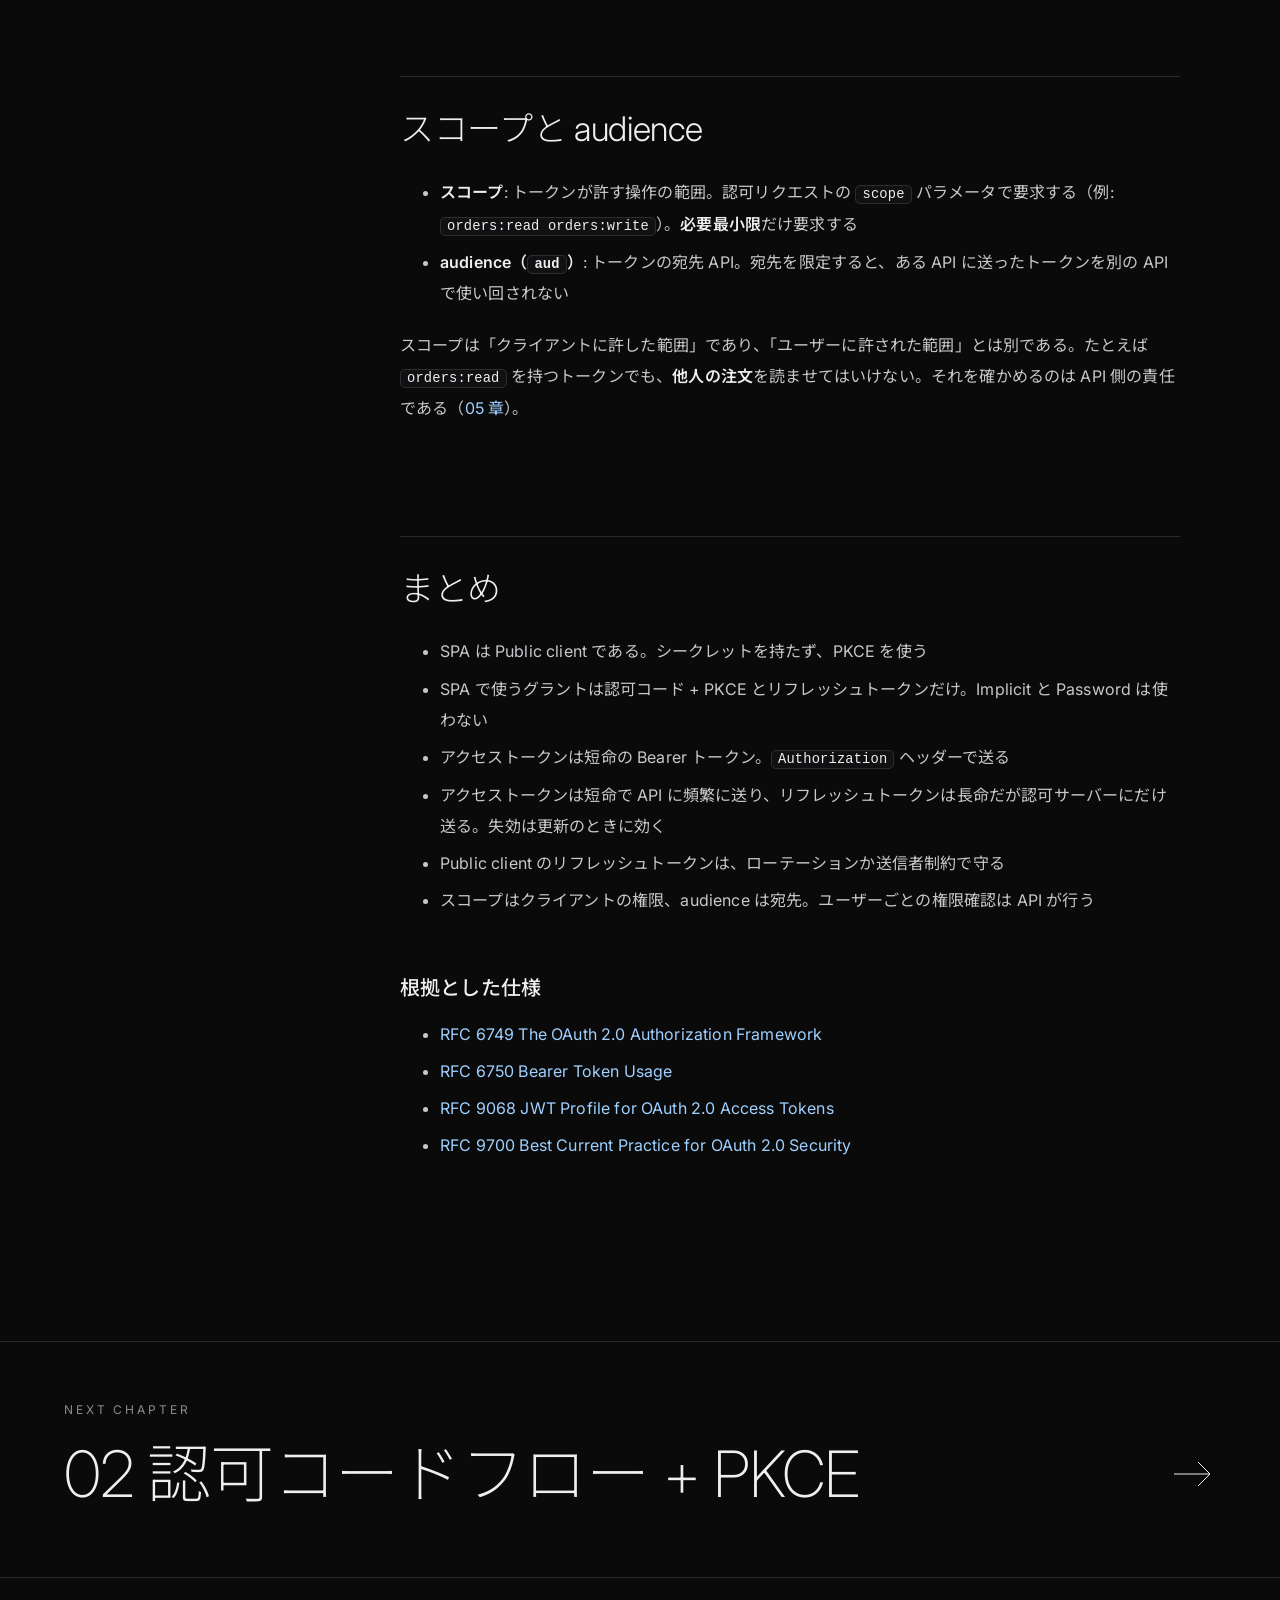
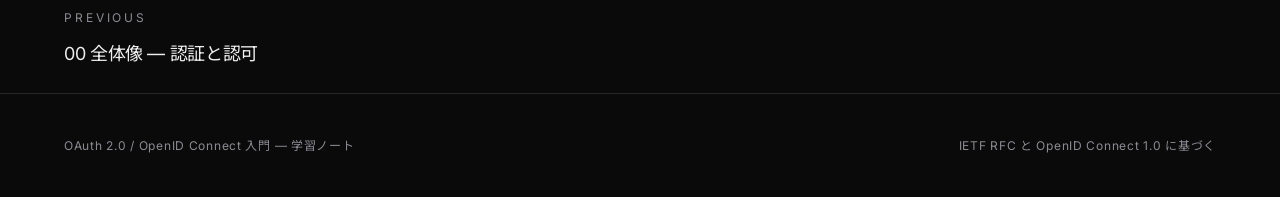
<file: docs/chapters/01-oauth2.html>
<!doctype html>
<html lang="ja">
<head>
<meta charset="utf-8">
<meta name="viewport" content="width=device-width, initial-scale=1">
<title>01 OAuth 2.0 の基本 — OAuth 2.0 / OpenID Connect 入門</title>
<meta name="description" content="OAuth 2.0 は、範囲と期限を限ったアクセストークンをクライアントに発行する仕組みである。SPA で使うグラントは認可コード + PKCE とリフレッシュトークンの 2 つだけである。">
<link rel="preconnect" href="https://fonts.googleapis.com">
<link rel="preconnect" href="https://fonts.gstatic.com" crossorigin>
<link rel="stylesheet" href="https://fonts.googleapis.com/css2?family=Inter:wght@200;300;400;500;600&amp;family=Noto+Sans+JP:wght@300;400;500;700&amp;display=swap">
<link rel="stylesheet" href="../assets/site.css">
<script src="../assets/theme.js"></script>
</head>
<body data-root="../" data-page="chapters/01-oauth2.html">
<header class="site-header">
  <a class="brand" href="../index.html">oauth<span>/</span>oidc notes</a>
  <div class="header-actions">
    <button class="theme-toggle" type="button" aria-label="配色を切り替える"></button>
    <button class="menu-toggle" type="button" aria-label="章の一覧を開く" aria-expanded="false" aria-controls="menu"><span></span><span></span></button>
  </div>
</header>
<div class="menu-overlay" id="menu"><nav class="menu-list" aria-label="章の一覧"></nav></div>

<section class="hero">
  <div class="hero-bg" aria-hidden="true"></div>
  <div class="hero-inner">
    <p class="eyebrow">Chapter 01</p>
    <h1>OAuth 2.0 の基本</h1>
    <p class="sub">トークン、スコープ、グラント</p>
  </div>
  <svg class="hero-arrow" viewBox="0 0 44 64" aria-hidden="true"><path d="M22 0v62M2 42l20 20 20-20"/></svg>
</section>

<div class="page-body">
  <aside class="page-toc" aria-label="このページの目次"><p class="toc-title">目次</p><ul><li><a href="#client-types">クライアントの種別</a></li><li><a href="#endpoints">エンドポイント</a></li><li><a href="#grants">グラントタイプ</a><ul><li><a href="#deprecated">使わないグラント</a></li></ul></li><li><a href="#tokens">トークン</a><ul><li><a href="#format">トークンの形式</a></li></ul></li><li><a href="#at-rt">アクセストークンとリフレッシュトークン</a><ul><li><a href="#why-two">なぜ 2 つに分けるのか</a></li><li><a href="#lifecycle">時間の流れで見る</a></li><li><a href="#compare-at-rt">2 つのトークンの比較</a></li><li><a href="#rt-binding">盗まれた RT を使わせない</a></li><li><a href="#rotation-flow">ローテーションと再利用検知</a></li></ul></li><li><a href="#scope-aud">スコープと audience</a></li><li><a href="#summary">まとめ</a><ul><li><a href="#refs">根拠とした仕様</a></li></ul></li></ul></aside>
  <main class="content">
<article>
<p>OAuth 2.0 は、<strong>範囲と期限を限ったアクセストークン</strong>をクライアントに発行する仕組みである。SPA で使うグラントは、<strong>認可コード + PKCE</strong> と<strong>リフレッシュトークン</strong>の 2 つだけである。</p>

<h2 id="client-types">クライアントの種別</h2>
<p>クライアントは、秘密（クライアントシークレットや秘密鍵）を守れるかどうかで 2 つに分かれる。この区別が、使えるフローと構成を決める。</p>
<table>
<thead><tr><th>種別</th><th>例</th><th>秘密を守れるか</th></tr></thead>
<tbody>
<tr><td>Confidential client</td><td>サーバーサイドの Web アプリ、BFF</td><td>守れる。サーバーの中にあり、利用者から見えない</td></tr>
<tr><td>Public client</td><td>SPA、モバイルアプリ、デスクトップアプリ</td><td>守れない。配布したコードは誰でも読める</td></tr>
</tbody>
</table>
<div class="admonition warning">
<p class="admonition-title">SPA にクライアントシークレットを埋め込まない</p>
<p>ビルドした JavaScript に埋めたシークレットは、開発者ツールで誰でも取り出せる。SPA は Public client として登録し、シークレットの代わりに PKCE を使う。</p>
</div>

<h2 id="endpoints">エンドポイント</h2>
<table>
<thead><tr><th>エンドポイント</th><th>誰が呼ぶか</th><th>役割</th></tr></thead>
<tbody>
<tr><td>認可エンドポイント（<code>/authorize</code>）</td><td>ブラウザ（リダイレクト）</td><td>ユーザーを認証し、同意を得て、認可コードを返す</td></tr>
<tr><td>トークンエンドポイント（<code>/token</code>）</td><td>クライアント（直接の HTTP POST）</td><td>認可コードやリフレッシュトークンをトークンに交換する</td></tr>
<tr><td>リダイレクト URI</td><td>認可サーバーがブラウザを戻す先</td><td>クライアント側の受け口。事前に登録する</td></tr>
<tr><td>失効エンドポイント（<code>/revoke</code>）</td><td>クライアント</td><td>トークンを無効にする（RFC 7009）</td></tr>
<tr><td>イントロスペクション（<code>/introspect</code>）</td><td>リソースサーバー</td><td>トークンが有効かを問い合わせる（RFC 7662）</td></tr>
</tbody>
</table>
<p>認可エンドポイントは<strong>ブラウザ経由（フロントチャネル）</strong>、トークンエンドポイントは<strong>直接通信（バックチャネル）</strong>である。フロントチャネルの値は URL や履歴に残り得るので、ここにはトークンを流さない。</p>

<h2 id="grants">グラントタイプ</h2>
<p>グラントタイプは、クライアントがトークンを得る手順の種類である。</p>
<table>
<thead><tr><th>グラント</th><th>用途</th><th>SPA × Web API での扱い</th></tr></thead>
<tbody>
<tr><td>Authorization Code + PKCE</td><td>ユーザーが関わるログイン全般</td><td><strong>使う</strong>（<a href="02-auth-code-pkce.html">02 章</a>）</td></tr>
<tr><td>Refresh Token</td><td>アクセストークンの再取得</td><td>使う。ブラウザに渡すならローテーションを必須にする</td></tr>
<tr><td>Client Credentials</td><td>サービス間通信（ユーザー不在）</td><td>SPA では使わない。BFF やバッチから内部 API を呼ぶときに使う</td></tr>
<tr><td>Device Authorization</td><td>入力手段の乏しい端末（TV など）</td><td>使わない</td></tr>
</tbody>
</table>
<h3 id="deprecated">使わないグラント</h3>
<table>
<thead><tr><th>グラント</th><th>問題</th><th>扱い</th></tr></thead>
<tbody>
<tr><td>Implicit</td><td>アクセストークンを URL のフラグメントで返すため、履歴・Referer・ブラウザ拡張から漏れる。トークンが正しい相手に渡ったかも確かめられない</td><td>RFC 9700 で非推奨。OAuth 2.1 で削除</td></tr>
<tr><td>Resource Owner Password Credentials</td><td>クライアントがパスワードを直接受け取る。OAuth が解決したかった問題そのもの。MFA とも相性が悪い</td><td>RFC 9700 で禁止。OAuth 2.1 で削除</td></tr>
</tbody>
</table>
<p>かつて SPA は Implicit を使うのが定番だった。ブラウザから別オリジンのトークンエンドポイントを呼べなかった（CORS が普及していなかった）ためである。現在は CORS が使えるので、SPA でも認可コード + PKCE を使う。</p>

<h2 id="tokens">トークン</h2>
<table>
<thead><tr><th>トークン</th><th>使う相手</th><th>寿命の目安</th><th>漏れたときの影響</th></tr></thead>
<tbody>
<tr><td>アクセストークン</td><td>Web API</td><td>5〜15 分</td><td>期限までの間、API を呼ばれる</td></tr>
<tr><td>リフレッシュトークン</td><td>認可サーバーのトークンエンドポイント</td><td>数時間〜数十日</td><td>新しいアクセストークンを作られ続ける</td></tr>
<tr><td>ID トークン（OIDC）</td><td>クライアント自身</td><td>数分</td><td>なりすましのログインに使われ得る</td></tr>
</tbody>
</table>
<p>アクセストークンは <strong>Bearer トークン</strong>である。持っている人なら誰でも使える。送るときは <code>Authorization</code> ヘッダーに載せる。</p>
<pre><code class="language-http">GET /orders HTTP/1.1
Host: api.example.com
Authorization: Bearer eyJhbGciOiJSUzI1NiIsInR5cCI6ImF0K2p3dCJ9...
</code></pre>
<p>クエリ文字列（<code>?access_token=...</code>）では送らない。サーバーのアクセスログやプロキシに残る。</p>
<h3 id="format">トークンの形式</h3>
<p>OAuth 2.0 はアクセストークンの形式を定めていない。実際には次の 2 つがある。</p>
<table>
<thead><tr><th>形式</th><th>検証方法</th><th>長所</th><th>短所</th></tr></thead>
<tbody>
<tr><td>JWT（RFC 9068）</td><td>API が署名を自分で検証する</td><td>認可サーバーへの問い合わせが不要で速い</td><td>期限前に失効させにくい</td></tr>
<tr><td>不透明トークン（ランダムな文字列）</td><td>API が認可サーバーに問い合わせる</td><td>失効が即座に効く</td><td>リクエストごとに通信が発生する</td></tr>
</tbody>
</table>
<p>クライアントはアクセストークンの中身を読まない。形式は認可サーバーと API の間の取り決めであり、クライアントから見ると単なる文字列である。</p>

<h2 id="at-rt">アクセストークンとリフレッシュトークン</h2>
<h3 id="why-two">なぜ 2 つに分けるのか</h3>
<p>トークンが 1 種類しかないと、次の 2 つの要求がぶつかる。</p>
<ul>
<li><strong>漏れたときの被害を小さくしたい</strong> → 寿命を短くしたい</li>
<li><strong>ユーザーに何度もログインさせたくない</strong> → 寿命を長くしたい</li>
</ul>
<p>OAuth 2.0 は、役割の違う 2 つのトークンに分けてこれを両立させる。<strong>頻繁に送るものは短命にし、長く持つものはめったに送らない</strong>、という分担である。</p>
<ul>
<li><strong>アクセストークン</strong>: API を呼ぶたびに送る。送り先が多く、露出する機会も多い。だから寿命を短く（数分〜十数分）する</li>
<li><strong>リフレッシュトークン</strong>: アクセストークンが切れたときに、<strong>認可サーバーのトークンエンドポイントにだけ</strong>送る。露出する機会が少ないので、寿命を長くできる</li>
</ul>

<h3 id="lifecycle">時間の流れで見る</h3>
<figure class="xp-figure">
<svg viewBox="0 0 760 270" role="img" aria-label="アクセストークンは短い間隔で更新され、リフレッシュトークンが失効するとそれ以上更新できなくなる">
  <defs><marker id="lc-arrow" viewBox="0 0 10 10" refX="9" refY="5" markerWidth="7" markerHeight="7" orient="auto-start-reverse"><path class="xp-arrow" d="M0 0L10 5L0 10z"/></marker></defs>
  <text class="xp-text" x="20" y="76">アクセス</text>
  <text class="xp-text" x="20" y="94">トークン</text>
  <text class="xp-text" x="20" y="166">リフレッシュ</text>
  <text class="xp-text" x="20" y="184">トークン</text>
  <text class="xp-small" x="355" y="40" text-anchor="middle">API を呼ぶたびに送る</text>
  <rect class="xp-box" x="160" y="62" width="120" height="36" rx="6"/>
  <text class="xp-text" x="220" y="85" text-anchor="middle">AT1（15 分）</text>
  <rect class="xp-box" x="290" y="62" width="120" height="36" rx="6"/>
  <text class="xp-text" x="350" y="85" text-anchor="middle">AT2（15 分）</text>
  <rect class="xp-box" x="420" y="62" width="120" height="36" rx="6"/>
  <text class="xp-text" x="480" y="85" text-anchor="middle">AT3（15 分）</text>
  <rect class="xp-hot" x="160" y="152" width="390" height="36" rx="6"/>
  <text class="xp-text" x="355" y="175" text-anchor="middle">RT（認可サーバーにだけ送る）</text>
  <path class="xp-line" d="M290 152V100" marker-end="url(#lc-arrow)"/>
  <text class="xp-small" x="296" y="130">更新</text>
  <path class="xp-line" d="M420 152V100" marker-end="url(#lc-arrow)"/>
  <text class="xp-small" x="426" y="130">更新</text>
  <path class="xp-dash" d="M555 50V215"/>
  <text class="xp-warn" x="565" y="85">AT を更新できない</text>
  <text class="xp-warn" x="565" y="175">失効 → 再ログイン</text>
  <path class="xp-line" d="M160 225H740" marker-end="url(#lc-arrow)"/>
  <text class="xp-small" x="740" y="248" text-anchor="end">時間</text>
  <text class="xp-small" x="555" y="248" text-anchor="middle">管理者による失効、ユーザーの無効化など</text>
</svg>
<figcaption>失効の効き目は、残っているアクセストークンの寿命（最大 15 分）までしか遅れない。アクセストークンを短くする理由はここにある。</figcaption>
</figure>
<p>リフレッシュトークンを使うたびに、認可サーバーは「このユーザーとクライアントは、まだ許可されたままか」を確かめ直す。管理者がアクセスを取り消したり、ユーザーを無効にしたりすると、<strong>次の更新で新しいアクセストークンが出なくなる</strong>。手元に残ったアクセストークンも、長くて数分で切れる。</p>

<h3 id="compare-at-rt">2 つのトークンの比較</h3>
<table>
<thead><tr><th>観点</th><th>アクセストークン</th><th>リフレッシュトークン</th></tr></thead>
<tbody>
<tr><td>送り先</td><td>Web API（複数あり得る）</td><td>認可サーバーのトークンエンドポイントだけ</td></tr>
<tr><td>送る頻度</td><td>API を呼ぶたび</td><td>アクセストークンが切れたときだけ</td></tr>
<tr><td>寿命の目安</td><td>5〜15 分</td><td>数時間〜数十日</td></tr>
<tr><td>誰が検証するか</td><td>API。JWT なら認可サーバーに問い合わせずに検証する</td><td>発行した認可サーバー自身。毎回、自分の記録と照合する</td></tr>
<tr><td>期限前の失効</td><td>JWT では効きにくい（期限まで使える）</td><td>即座に効く</td></tr>
<tr><td>クライアントとの結び付き</td><td>なし（Bearer）</td><td>発行先のクライアントに結び付く。Confidential client はクライアント認証が要る</td></tr>
</tbody>
</table>
<p>リフレッシュトークンは寿命が長い代わりに、<strong>使われるたびに発行元が直接チェックできる</strong>。アクセストークンは検証が API 側で完結して速い代わりに、<strong>止められないので短くしておく</strong>。両者は互いの弱点を補い合っている。</p>

<h3 id="rt-binding">盗まれたリフレッシュトークンを使わせない仕組み</h3>
<p>リフレッシュトークンは寿命が長いぶん、盗まれたときの被害が大きい。そのため、RFC 6749 は、認可サーバーにリフレッシュトークンと発行先クライアントの結び付きを保つことを求めている。クライアントの種類によって守り方が変わる。</p>
<ul>
<li><strong>Confidential client（BFF など）</strong>: 更新のときにクライアント認証（client_secret、<code>private_key_jwt</code> など）が要る。リフレッシュトークンだけを盗んでも、クライアントの資格情報がなければ使えない</li>
<li><strong>Public client（ブラウザ内の SPA など）</strong>: 資格情報がないので、トークンだけで使えてしまう。RFC 9700 は、<strong>ローテーション</strong>か<strong>送信者制約</strong>（<a href="06-threats.html#dpop">DPoP</a> など）のどちらかを求めている</li>
</ul>

<h3 id="rotation-flow">ローテーションと再利用検知</h3>
<p>ローテーションでは、リフレッシュトークンを<strong>使うたびに新しいものと交換</strong>し、古いものは使用済みにする。使用済みのトークンがもう一度使われたら、<strong>正規のクライアントか攻撃者のどちらかが古いトークンを持っている</strong>、つまり盗まれたと判断できる。認可サーバーはどちらが正規かを区別できないので、その系列のトークンをまとめて失効させる。</p>
<figure class="xp-figure">
<svg viewBox="0 0 760 390" role="img" aria-label="リフレッシュトークンのローテーションで、盗まれた古いトークンの再利用を検知し、系列ごと失効させる流れ">
  <defs><marker id="rr-arrow" viewBox="0 0 10 10" refX="9" refY="5" markerWidth="7" markerHeight="7" orient="auto-start-reverse"><path class="xp-arrow" d="M0 0L10 5L0 10z"/></marker></defs>
  <rect class="xp-box" x="50" y="16" width="160" height="44" rx="8"/>
  <text class="xp-text" x="130" y="43" text-anchor="middle">正規のクライアント</text>
  <rect class="xp-hot" x="300" y="16" width="160" height="44" rx="8"/>
  <text class="xp-text" x="380" y="43" text-anchor="middle">認可サーバー</text>
  <rect class="xp-box" x="550" y="16" width="160" height="44" rx="8"/>
  <text class="xp-text" x="630" y="43" text-anchor="middle">攻撃者</text>
  <path class="xp-dash" d="M130 60V376"/>
  <path class="xp-dash" d="M380 60V376"/>
  <path class="xp-dash" d="M630 60V376"/>
  <text class="xp-small" x="640" y="92">RT1 を盗む</text>
  <path class="xp-line" d="M130 120H376" marker-end="url(#rr-arrow)"/>
  <text class="xp-small" x="255" y="112" text-anchor="middle">① RT1 で更新</text>
  <path class="xp-line" d="M380 155H134" marker-end="url(#rr-arrow)"/>
  <text class="xp-small" x="255" y="147" text-anchor="middle">AT2 + RT2（RT1 は使用済み）</text>
  <path class="xp-line" d="M630 205H384" marker-end="url(#rr-arrow)"/>
  <text class="xp-small" x="505" y="197" text-anchor="middle">② 盗んだ RT1 で更新</text>
  <text class="xp-warn" x="392" y="232">使用済みの RT1 → 盗まれたと判断</text>
  <text class="xp-warn" x="392" y="250">RT2 も含めて系列ごと失効</text>
  <path class="xp-line" d="M380 280H626" marker-end="url(#rr-arrow)"/>
  <text class="xp-small" x="505" y="272" text-anchor="middle">拒否（invalid_grant）</text>
  <path class="xp-line" d="M130 320H376" marker-end="url(#rr-arrow)"/>
  <text class="xp-small" x="255" y="312" text-anchor="middle">③ RT2 で更新</text>
  <path class="xp-line" d="M380 355H134" marker-end="url(#rr-arrow)"/>
  <text class="xp-small" x="255" y="347" text-anchor="middle">拒否 → 再ログインを求める</text>
</svg>
<figcaption>攻撃者が先に RT1 を使った場合も同じである。その後に正規のクライアントが RT1 を使った時点で再利用が検知され、攻撃者が得た RT2 も失効する。</figcaption>
</figure>
<p>「系列ごと失効」の範囲は次のとおりである。</p>
<table>
<thead><tr><th>対象</th><th>扱い</th></tr></thead>
<tbody>
<tr><td>同じ系列のリフレッシュトークン</td><td><strong>すべて失効する</strong>。系列とは、1 回の認可（ログイン）で発行された RT1 と、そこからローテーションで生まれた RT2、RT3… のことである。認可サーバーは古いトークンを出したのが正規のクライアントか攻撃者かを区別できないので、いま有効なものも止める（RFC 9700 4.14.2）</td></tr>
<tr><td>その系列で発行されたアクセストークン</td><td>認可サーバーが失効させても、<strong>効き方は形式で変わる</strong>。不透明トークンは API が毎回認可サーバーに問い合わせるので<strong>すぐ使えなくなる</strong>。JWT は API が署名だけで検証するので、<strong>有効期限まで使えてしまう</strong>。アクセストークンを短命にする理由がここにもある</td></tr>
<tr><td>同じユーザーの別の系列</td><td><strong>失効しない</strong>。別の端末やブラウザでログインして得たトークンは、別の認可に属するからである。ユーザーの全セッションまで止めるかどうかは、認可サーバーの設定と実装による</td></tr>
</tbody>
</table>
<p>ローテーションは盗難を<strong>防ぐ</strong>のではなく、<strong>検知して被害を止める</strong>仕組みである。攻撃者は、検知されるまでの間はアクセストークンを得られる。そのため、次の対策と組み合わせる。</p>
<ul>
<li><strong>絶対的な有効期限</strong>: 更新を続けても、最初のログインから一定時間（例: 24 時間）で必ず切れるようにする</li>
<li><strong>アイドルタイムアウト</strong>: 一定時間使われなかったリフレッシュトークンを失効させる</li>
<li><strong>送信者制約</strong>: DPoP で鍵に結び付け、トークンだけを持ち出しても使えないようにする（<a href="06-threats.html#dpop">06 章</a>）</li>
<li><strong>ブラウザに置かない</strong>: BFF ならリフレッシュトークンはサーバーにあり、XSS で盗まれない（<a href="04-spa-patterns.html">04 章</a>）</li>
</ul>

<h2 id="scope-aud">スコープと audience</h2>
<ul>
<li><strong>スコープ</strong>: トークンが許す操作の範囲。認可リクエストの <code>scope</code> パラメータで要求する（例: <code>orders:read orders:write</code>）。<strong>必要最小限</strong>だけ要求する</li>
<li><strong>audience（<code>aud</code>）</strong>: トークンの宛先 API。宛先を限定すると、ある API に送ったトークンを別の API で使い回されない</li>
</ul>
<p>スコープは「クライアントに許した範囲」であり、「ユーザーに許された範囲」とは別である。たとえば <code>orders:read</code> を持つトークンでも、<strong>他人の注文</strong>を読ませてはいけない。それを確かめるのは API 側の責任である（<a href="05-api-validation.html">05 章</a>）。</p>

<h2 id="summary">まとめ</h2>
<ul>
<li>SPA は Public client である。シークレットを持たず、PKCE を使う</li>
<li>SPA で使うグラントは認可コード + PKCE とリフレッシュトークンだけ。Implicit と Password は使わない</li>
<li>アクセストークンは短命の Bearer トークン。<code>Authorization</code> ヘッダーで送る</li>
<li>アクセストークンは短命で API に頻繁に送り、リフレッシュトークンは長命だが認可サーバーにだけ送る。失効は更新のときに効く</li>
<li>Public client のリフレッシュトークンは、ローテーションか送信者制約で守る</li>
<li>スコープはクライアントの権限、audience は宛先。ユーザーごとの権限確認は API が行う</li>
</ul>
<h3 id="refs">根拠とした仕様</h3>
<ul>
<li><a href="https://datatracker.ietf.org/doc/html/rfc6749">RFC 6749 The OAuth 2.0 Authorization Framework</a></li>
<li><a href="https://datatracker.ietf.org/doc/html/rfc6750">RFC 6750 Bearer Token Usage</a></li>
<li><a href="https://datatracker.ietf.org/doc/html/rfc9068">RFC 9068 JWT Profile for OAuth 2.0 Access Tokens</a></li>
<li><a href="https://datatracker.ietf.org/doc/html/rfc9700">RFC 9700 Best Current Practice for OAuth 2.0 Security</a></li>
</ul>
</article>
  </main>
</div>

<nav class="pager" aria-label="ほかの章へ"></nav>
<footer class="site-footer">
  <span>OAuth 2.0 / OpenID Connect 入門 — 学習ノート</span>
  <span>IETF RFC と OpenID Connect 1.0 に基づく</span>
</footer>
<script src="../assets/nav.js"></script>
</body>
</html>
</file>
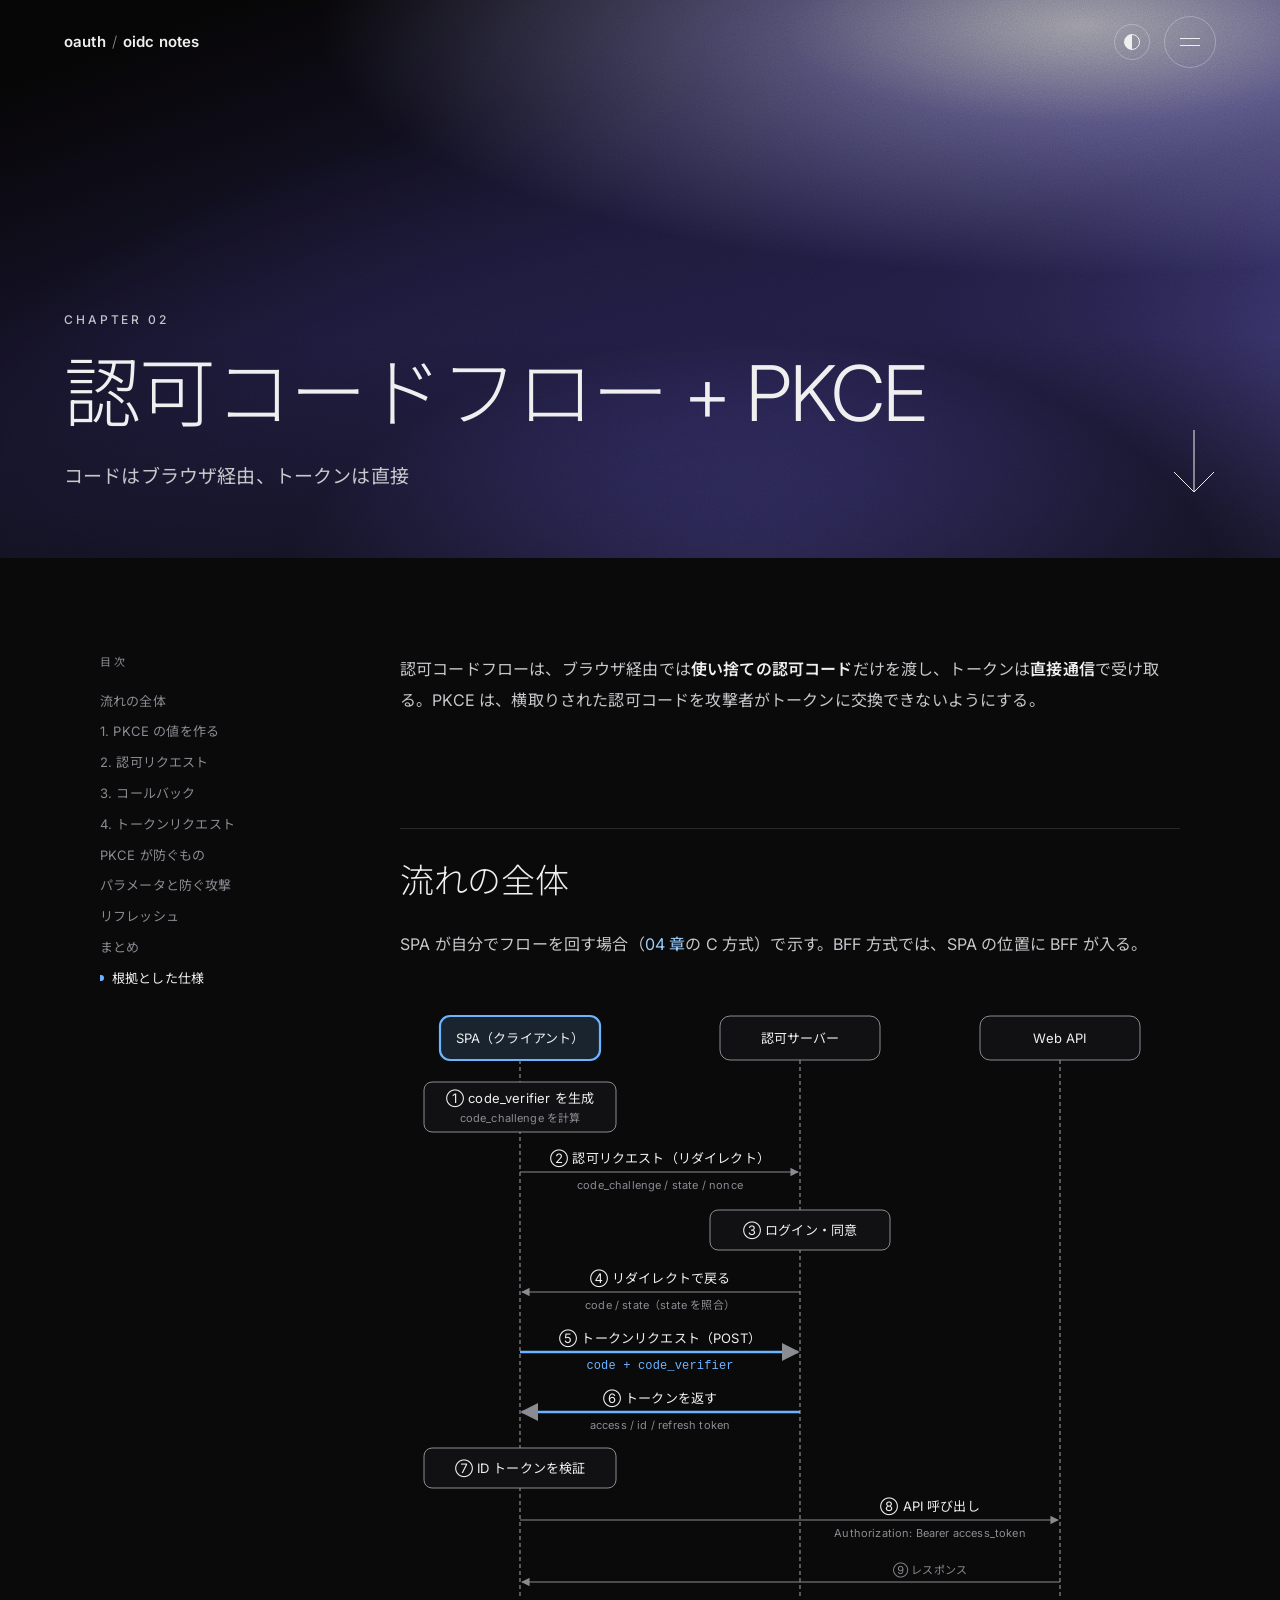
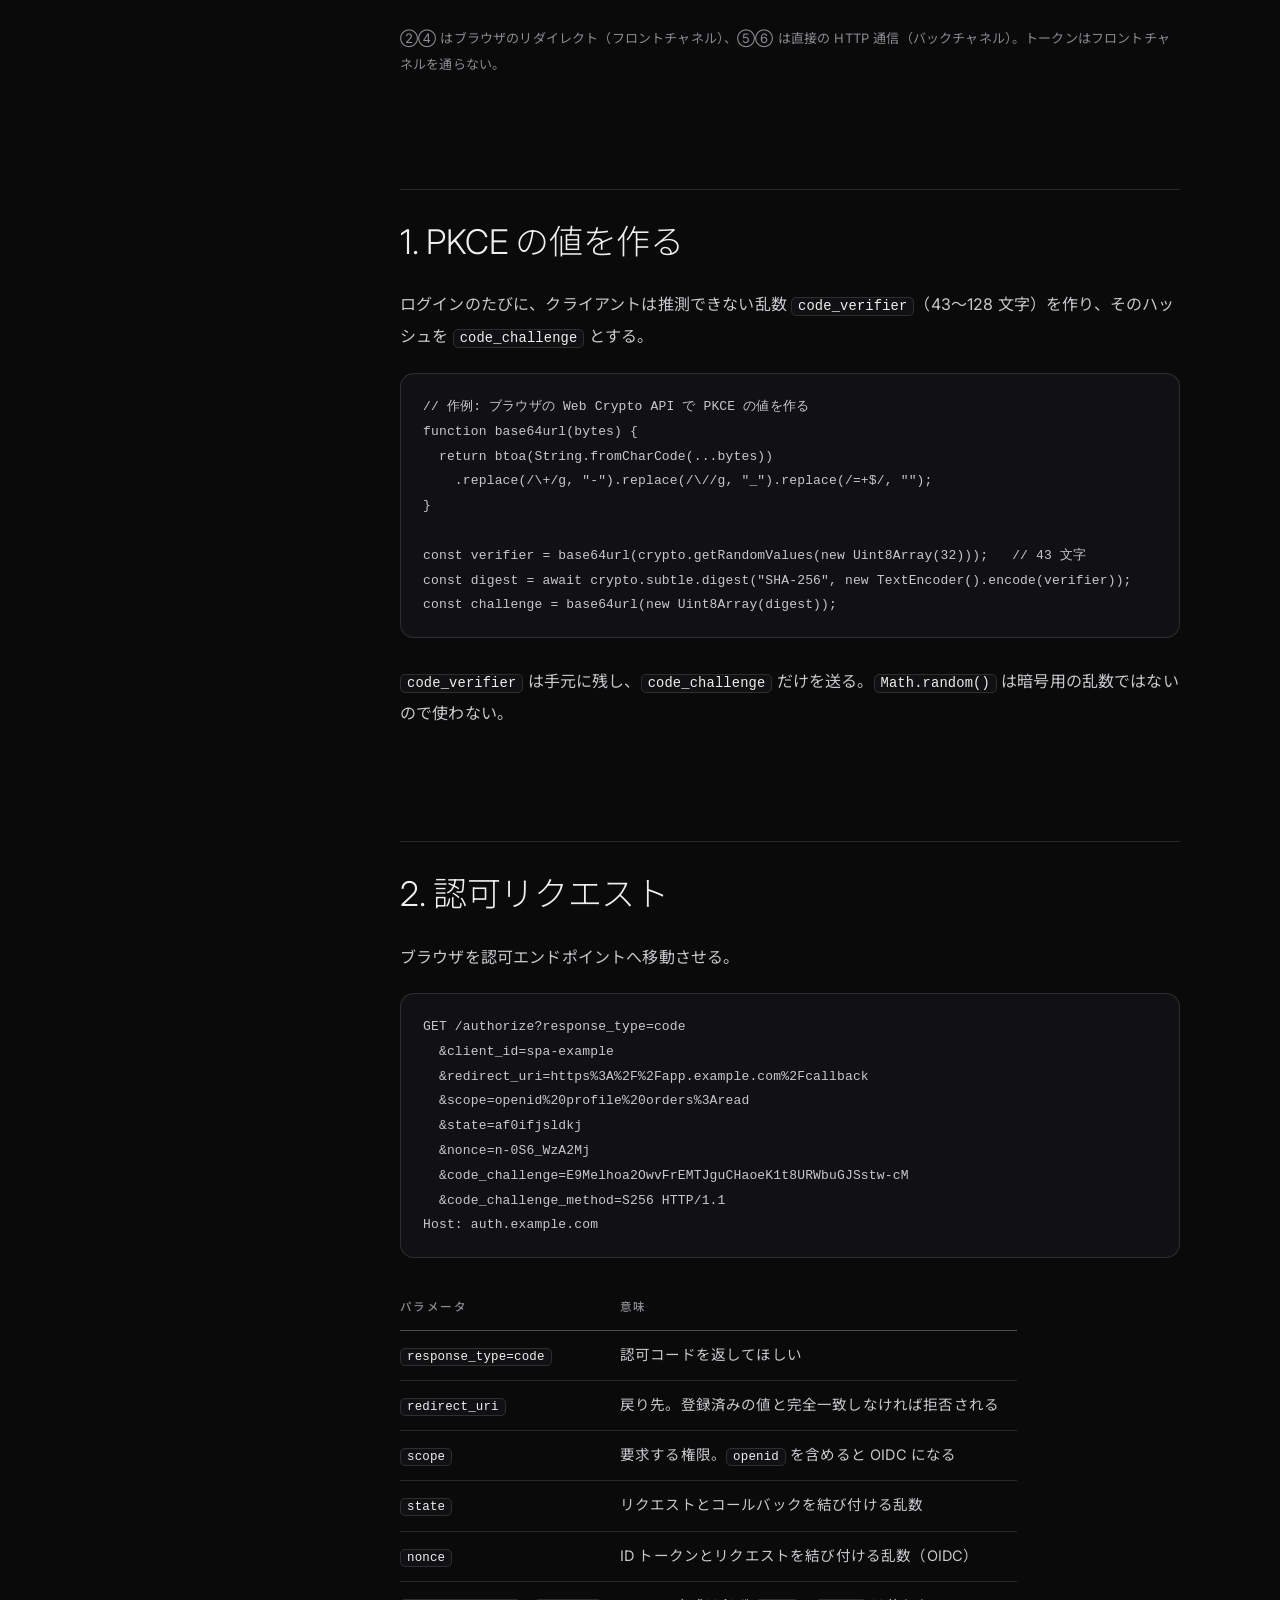
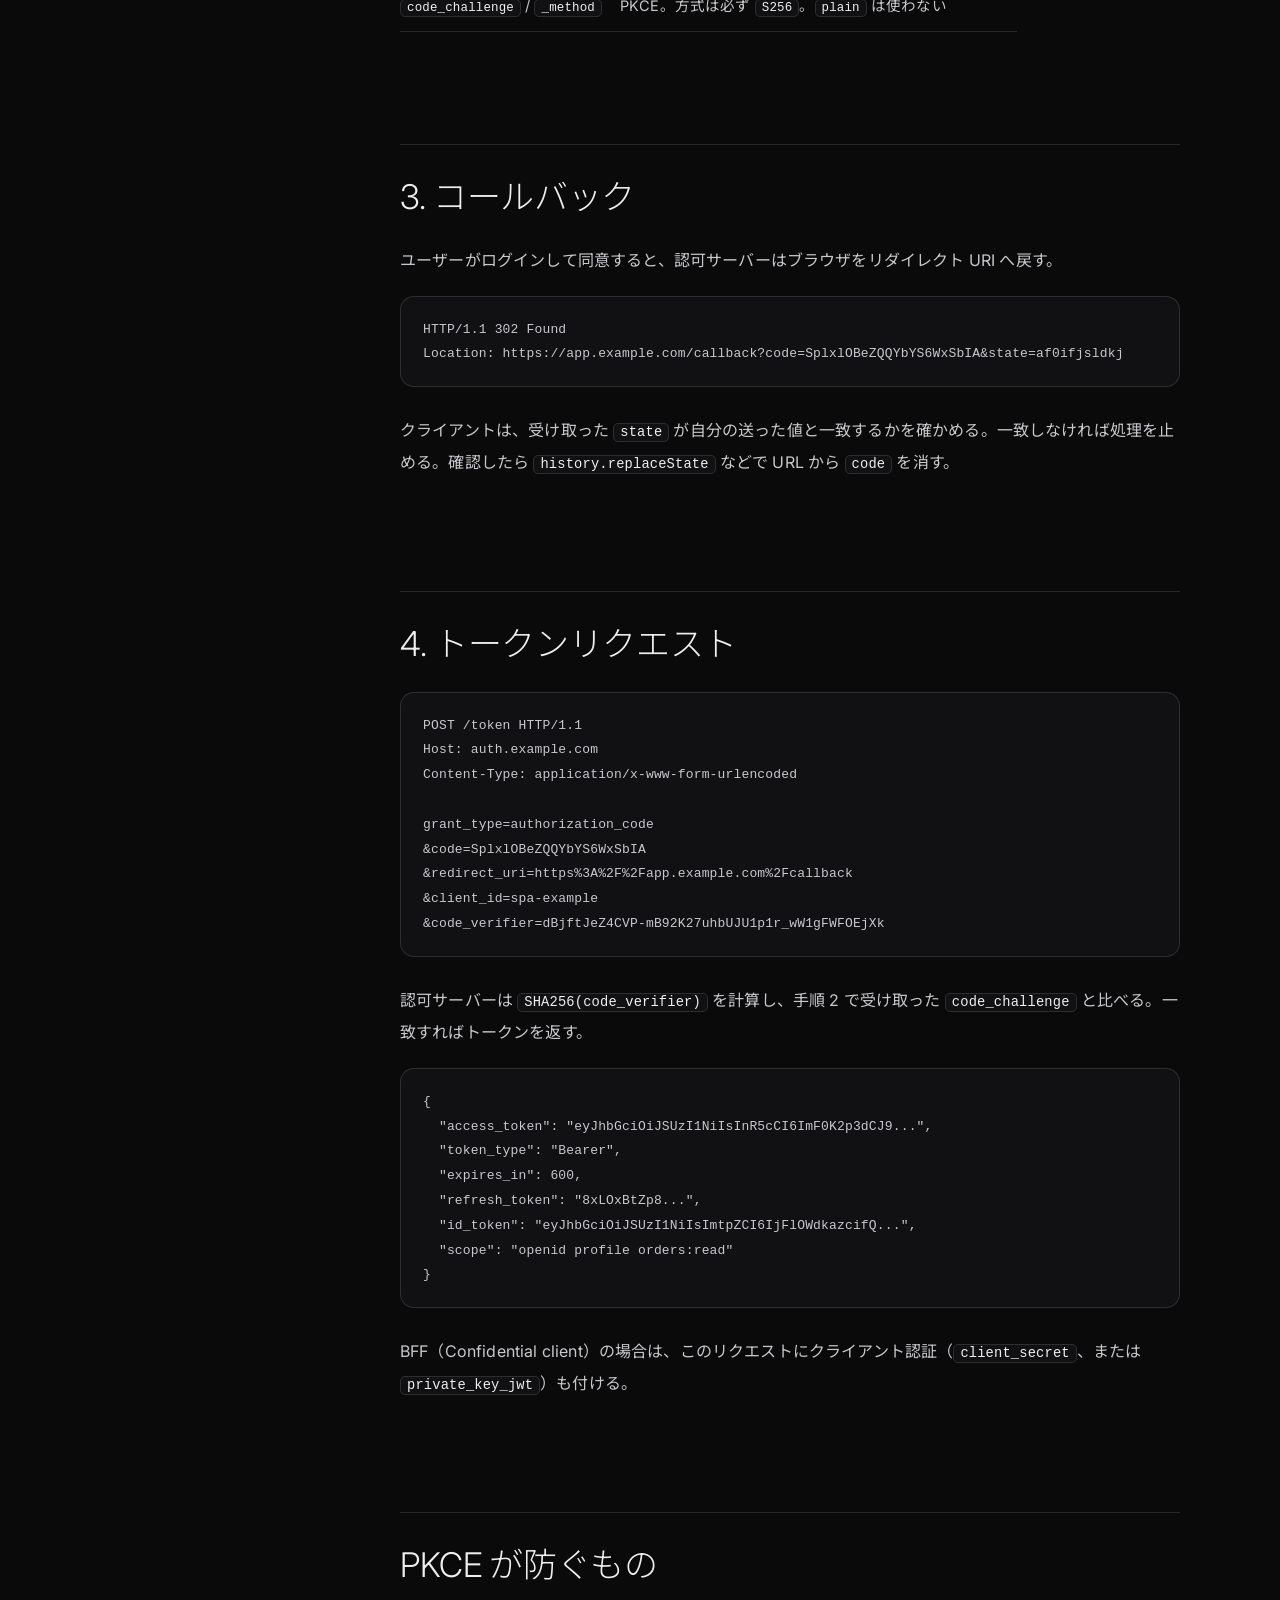
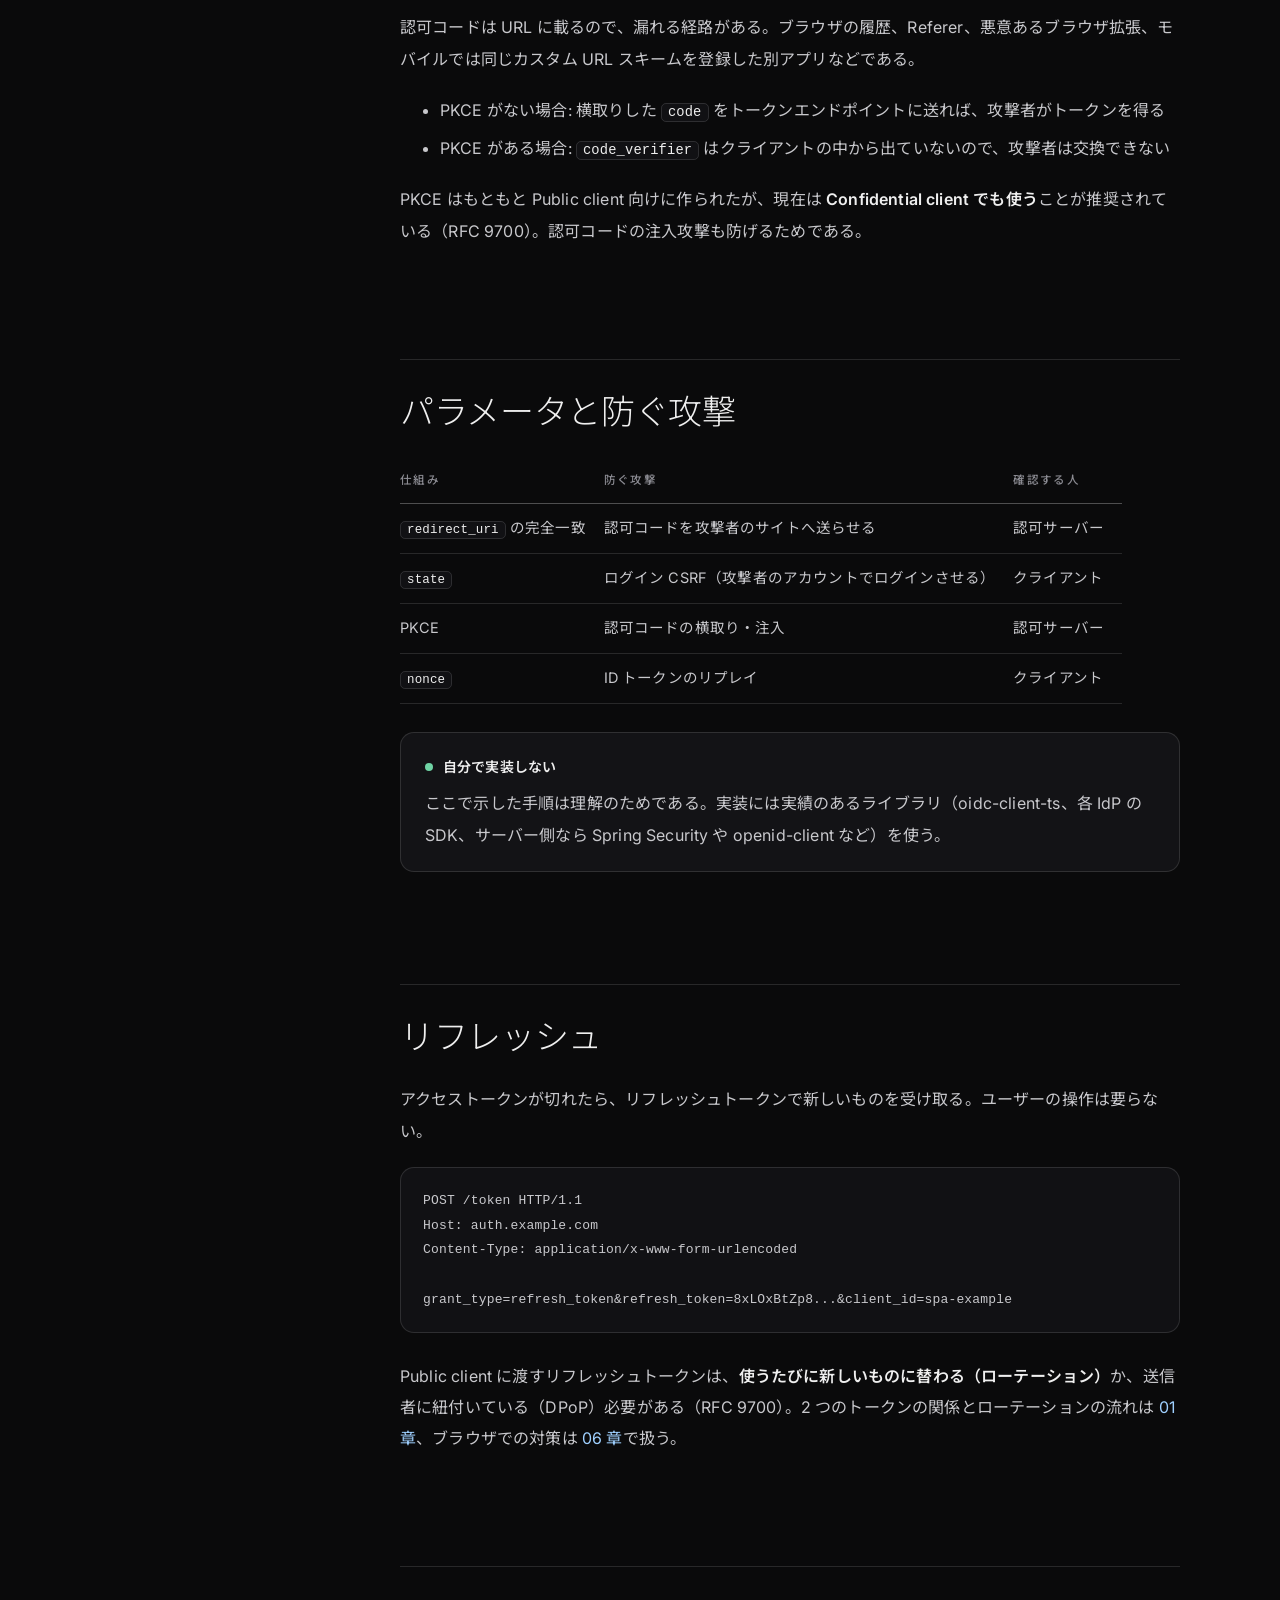
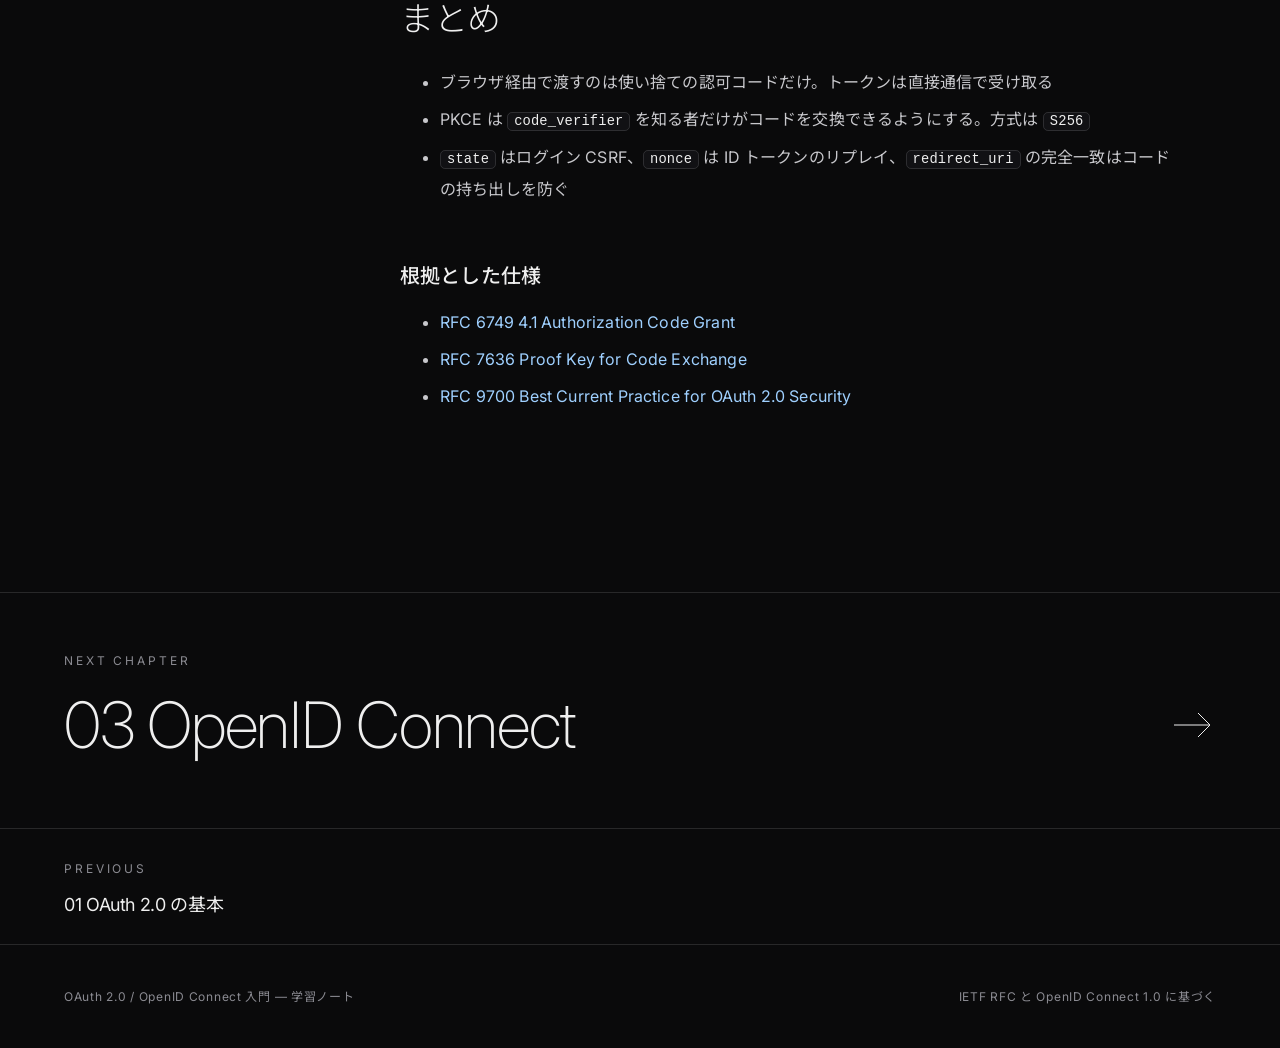
<file: docs/chapters/02-auth-code-pkce.html>
<!doctype html>
<html lang="ja">
<head>
<meta charset="utf-8">
<meta name="viewport" content="width=device-width, initial-scale=1">
<title>02 認可コードフロー + PKCE — OAuth 2.0 / OpenID Connect 入門</title>
<meta name="description" content="認可コードフローは、ブラウザ経由では使い捨ての認可コードだけを渡し、トークンは直接通信で受け取る。PKCE は、横取りされた認可コードを攻撃者がトークンに交換できないようにする。">
<link rel="preconnect" href="https://fonts.googleapis.com">
<link rel="preconnect" href="https://fonts.gstatic.com" crossorigin>
<link rel="stylesheet" href="https://fonts.googleapis.com/css2?family=Inter:wght@200;300;400;500;600&amp;family=Noto+Sans+JP:wght@300;400;500;700&amp;display=swap">
<link rel="stylesheet" href="../assets/site.css">
<script src="../assets/theme.js"></script>
</head>
<body data-root="../" data-page="chapters/02-auth-code-pkce.html">
<header class="site-header">
  <a class="brand" href="../index.html">oauth<span>/</span>oidc notes</a>
  <div class="header-actions">
    <button class="theme-toggle" type="button" aria-label="配色を切り替える"></button>
    <button class="menu-toggle" type="button" aria-label="章の一覧を開く" aria-expanded="false" aria-controls="menu"><span></span><span></span></button>
  </div>
</header>
<div class="menu-overlay" id="menu"><nav class="menu-list" aria-label="章の一覧"></nav></div>

<section class="hero">
  <div class="hero-bg" aria-hidden="true"></div>
  <div class="hero-inner">
    <p class="eyebrow">Chapter 02</p>
    <h1>認可コードフロー + PKCE</h1>
    <p class="sub">コードはブラウザ経由、トークンは直接</p>
  </div>
  <svg class="hero-arrow" viewBox="0 0 44 64" aria-hidden="true"><path d="M22 0v62M2 42l20 20 20-20"/></svg>
</section>

<div class="page-body">
  <aside class="page-toc" aria-label="このページの目次"><p class="toc-title">目次</p><ul><li><a href="#sequence">流れの全体</a></li><li><a href="#step1">1. PKCE の値を作る</a></li><li><a href="#step2">2. 認可リクエスト</a></li><li><a href="#step4">3. コールバック</a></li><li><a href="#step5">4. トークンリクエスト</a></li><li><a href="#why-pkce">PKCE が防ぐもの</a></li><li><a href="#params">パラメータと防ぐ攻撃</a></li><li><a href="#refresh">リフレッシュ</a></li><li><a href="#summary">まとめ</a><ul><li><a href="#refs">根拠とした仕様</a></li></ul></li></ul></aside>
  <main class="content">
<article>
<p>認可コードフローは、ブラウザ経由では<strong>使い捨ての認可コード</strong>だけを渡し、トークンは<strong>直接通信</strong>で受け取る。PKCE は、横取りされた認可コードを攻撃者がトークンに交換できないようにする。</p>

<h2 id="sequence">流れの全体</h2>
<p>SPA が自分でフローを回す場合（<a href="04-spa-patterns.html">04 章</a>の C 方式）で示す。BFF 方式では、SPA の位置に BFF が入る。</p>
<figure class="xp-figure">
<svg viewBox="0 0 760 620" role="img" aria-label="認可コードフロー + PKCE のシーケンス">
  <defs><marker id="seq-arrow" viewBox="0 0 10 10" refX="9" refY="5" markerWidth="7" markerHeight="7" orient="auto-start-reverse"><path class="xp-arrow" d="M0 0L10 5L0 10z"/></marker></defs>
  <rect class="xp-hot" x="40" y="20" width="160" height="44" rx="10"/>
  <text class="xp-text" x="120" y="47" text-anchor="middle">SPA（クライアント）</text>
  <rect class="xp-box" x="320" y="20" width="160" height="44" rx="10"/>
  <text class="xp-text" x="400" y="47" text-anchor="middle">認可サーバー</text>
  <rect class="xp-box" x="580" y="20" width="160" height="44" rx="10"/>
  <text class="xp-text" x="660" y="47" text-anchor="middle">Web API</text>
  <path class="xp-dash" d="M120 64V600"/>
  <path class="xp-dash" d="M400 64V600"/>
  <path class="xp-dash" d="M660 64V600"/>

  <rect class="xp-box" x="24" y="86" width="192" height="50" rx="8"/>
  <text class="xp-text" x="120" y="107" text-anchor="middle">① code_verifier を生成</text>
  <text class="xp-small" x="120" y="126" text-anchor="middle">code_challenge を計算</text>

  <path class="xp-line" d="M120 176H398" marker-end="url(#seq-arrow)"/>
  <text class="xp-text" x="260" y="167" text-anchor="middle">② 認可リクエスト（リダイレクト）</text>
  <text class="xp-small" x="260" y="193" text-anchor="middle">code_challenge / state / nonce</text>

  <rect class="xp-box" x="310" y="214" width="180" height="40" rx="8"/>
  <text class="xp-text" x="400" y="239" text-anchor="middle">③ ログイン・同意</text>

  <path class="xp-line" d="M400 296H122" marker-end="url(#seq-arrow)"/>
  <text class="xp-text" x="260" y="287" text-anchor="middle">④ リダイレクトで戻る</text>
  <text class="xp-small" x="260" y="313" text-anchor="middle">code / state（state を照合）</text>

  <path class="xp-path" d="M120 356H398" marker-end="url(#seq-arrow)"/>
  <text class="xp-text" x="260" y="347" text-anchor="middle">⑤ トークンリクエスト（POST）</text>
  <text class="xp-hot-text" x="260" y="373" text-anchor="middle">code + code_verifier</text>

  <path class="xp-path" d="M400 416H122" marker-end="url(#seq-arrow)"/>
  <text class="xp-text" x="260" y="407" text-anchor="middle">⑥ トークンを返す</text>
  <text class="xp-small" x="260" y="433" text-anchor="middle">access / id / refresh token</text>

  <rect class="xp-box" x="24" y="452" width="192" height="40" rx="8"/>
  <text class="xp-text" x="120" y="477" text-anchor="middle">⑦ ID トークンを検証</text>

  <path class="xp-line" d="M120 524H658" marker-end="url(#seq-arrow)"/>
  <text class="xp-text" x="530" y="515" text-anchor="middle">⑧ API 呼び出し</text>
  <text class="xp-small" x="530" y="541" text-anchor="middle">Authorization: Bearer access_token</text>
  <path class="xp-line" d="M660 586H122" marker-end="url(#seq-arrow)"/>
  <text class="xp-small" x="530" y="578" text-anchor="middle">⑨ レスポンス</text>
</svg>
<figcaption>②④ はブラウザのリダイレクト（フロントチャネル）、⑤⑥ は直接の HTTP 通信（バックチャネル）。トークンはフロントチャネルを通らない。</figcaption>
</figure>

<h2 id="step1">1. PKCE の値を作る</h2>
<p>ログインのたびに、クライアントは推測できない乱数 <code>code_verifier</code>（43〜128 文字）を作り、そのハッシュを <code>code_challenge</code> とする。</p>
<pre><code class="language-js">// 作例: ブラウザの Web Crypto API で PKCE の値を作る
function base64url(bytes) {
  return btoa(String.fromCharCode(...bytes))
    .replace(/\+/g, "-").replace(/\//g, "_").replace(/=+$/, "");
}

const verifier = base64url(crypto.getRandomValues(new Uint8Array(32)));   // 43 文字
const digest = await crypto.subtle.digest("SHA-256", new TextEncoder().encode(verifier));
const challenge = base64url(new Uint8Array(digest));
</code></pre>
<p><code>code_verifier</code> は手元に残し、<code>code_challenge</code> だけを送る。<code>Math.random()</code> は暗号用の乱数ではないので使わない。</p>

<h2 id="step2">2. 認可リクエスト</h2>
<p>ブラウザを認可エンドポイントへ移動させる。</p>
<pre><code class="language-http">GET /authorize?response_type=code
  &amp;client_id=spa-example
  &amp;redirect_uri=https%3A%2F%2Fapp.example.com%2Fcallback
  &amp;scope=openid%20profile%20orders%3Aread
  &amp;state=af0ifjsldkj
  &amp;nonce=n-0S6_WzA2Mj
  &amp;code_challenge=E9Melhoa2OwvFrEMTJguCHaoeK1t8URWbuGJSstw-cM
  &amp;code_challenge_method=S256 HTTP/1.1
Host: auth.example.com
</code></pre>
<table>
<thead><tr><th>パラメータ</th><th>意味</th></tr></thead>
<tbody>
<tr><td><code>response_type=code</code></td><td>認可コードを返してほしい</td></tr>
<tr><td><code>redirect_uri</code></td><td>戻り先。登録済みの値と完全一致しなければ拒否される</td></tr>
<tr><td><code>scope</code></td><td>要求する権限。<code>openid</code> を含めると OIDC になる</td></tr>
<tr><td><code>state</code></td><td>リクエストとコールバックを結び付ける乱数</td></tr>
<tr><td><code>nonce</code></td><td>ID トークンとリクエストを結び付ける乱数（OIDC）</td></tr>
<tr><td><code>code_challenge</code> / <code>_method</code></td><td>PKCE。方式は必ず <code>S256</code>。<code>plain</code> は使わない</td></tr>
</tbody>
</table>

<h2 id="step4">3. コールバック</h2>
<p>ユーザーがログインして同意すると、認可サーバーはブラウザをリダイレクト URI へ戻す。</p>
<pre><code class="language-http">HTTP/1.1 302 Found
Location: https://app.example.com/callback?code=SplxlOBeZQQYbYS6WxSbIA&amp;state=af0ifjsldkj
</code></pre>
<p>クライアントは、受け取った <code>state</code> が自分の送った値と一致するかを確かめる。一致しなければ処理を止める。確認したら <code>history.replaceState</code> などで URL から <code>code</code> を消す。</p>

<h2 id="step5">4. トークンリクエスト</h2>
<pre><code class="language-http">POST /token HTTP/1.1
Host: auth.example.com
Content-Type: application/x-www-form-urlencoded

grant_type=authorization_code
&amp;code=SplxlOBeZQQYbYS6WxSbIA
&amp;redirect_uri=https%3A%2F%2Fapp.example.com%2Fcallback
&amp;client_id=spa-example
&amp;code_verifier=dBjftJeZ4CVP-mB92K27uhbUJU1p1r_wW1gFWFOEjXk
</code></pre>
<p>認可サーバーは <code>SHA256(code_verifier)</code> を計算し、手順 2 で受け取った <code>code_challenge</code> と比べる。一致すればトークンを返す。</p>
<pre><code class="language-json">{
  "access_token": "eyJhbGciOiJSUzI1NiIsInR5cCI6ImF0K2p3dCJ9...",
  "token_type": "Bearer",
  "expires_in": 600,
  "refresh_token": "8xLOxBtZp8...",
  "id_token": "eyJhbGciOiJSUzI1NiIsImtpZCI6IjFlOWdkazcifQ...",
  "scope": "openid profile orders:read"
}
</code></pre>
<p>BFF（Confidential client）の場合は、このリクエストにクライアント認証（<code>client_secret</code>、または <code>private_key_jwt</code>）も付ける。</p>

<h2 id="why-pkce">PKCE が防ぐもの</h2>
<p>認可コードは URL に載るので、漏れる経路がある。ブラウザの履歴、Referer、悪意あるブラウザ拡張、モバイルでは同じカスタム URL スキームを登録した別アプリなどである。</p>
<ul>
<li>PKCE がない場合: 横取りした <code>code</code> をトークンエンドポイントに送れば、攻撃者がトークンを得る</li>
<li>PKCE がある場合: <code>code_verifier</code> はクライアントの中から出ていないので、攻撃者は交換できない</li>
</ul>
<p>PKCE はもともと Public client 向けに作られたが、現在は <strong>Confidential client でも使う</strong>ことが推奨されている（RFC 9700）。認可コードの注入攻撃も防げるためである。</p>

<h2 id="params">パラメータと防ぐ攻撃</h2>
<table>
<thead><tr><th>仕組み</th><th>防ぐ攻撃</th><th>確認する人</th></tr></thead>
<tbody>
<tr><td><code>redirect_uri</code> の完全一致</td><td>認可コードを攻撃者のサイトへ送らせる</td><td>認可サーバー</td></tr>
<tr><td><code>state</code></td><td>ログイン CSRF（攻撃者のアカウントでログインさせる）</td><td>クライアント</td></tr>
<tr><td>PKCE</td><td>認可コードの横取り・注入</td><td>認可サーバー</td></tr>
<tr><td><code>nonce</code></td><td>ID トークンのリプレイ</td><td>クライアント</td></tr>
</tbody>
</table>
<div class="admonition tip">
<p class="admonition-title">自分で実装しない</p>
<p>ここで示した手順は理解のためである。実装には実績のあるライブラリ（oidc-client-ts、各 IdP の SDK、サーバー側なら Spring Security や openid-client など）を使う。</p>
</div>

<h2 id="refresh">リフレッシュ</h2>
<p>アクセストークンが切れたら、リフレッシュトークンで新しいものを受け取る。ユーザーの操作は要らない。</p>
<pre><code class="language-http">POST /token HTTP/1.1
Host: auth.example.com
Content-Type: application/x-www-form-urlencoded

grant_type=refresh_token&amp;refresh_token=8xLOxBtZp8...&amp;client_id=spa-example
</code></pre>
<p>Public client に渡すリフレッシュトークンは、<strong>使うたびに新しいものに替わる（ローテーション）</strong>か、送信者に紐付いている（DPoP）必要がある（RFC 9700）。2 つのトークンの関係とローテーションの流れは <a href="01-oauth2.html#at-rt">01 章</a>、ブラウザでの対策は <a href="06-threats.html">06 章</a>で扱う。</p>

<h2 id="summary">まとめ</h2>
<ul>
<li>ブラウザ経由で渡すのは使い捨ての認可コードだけ。トークンは直接通信で受け取る</li>
<li>PKCE は <code>code_verifier</code> を知る者だけがコードを交換できるようにする。方式は <code>S256</code></li>
<li><code>state</code> はログイン CSRF、<code>nonce</code> は ID トークンのリプレイ、<code>redirect_uri</code> の完全一致はコードの持ち出しを防ぐ</li>
</ul>
<h3 id="refs">根拠とした仕様</h3>
<ul>
<li><a href="https://datatracker.ietf.org/doc/html/rfc6749#section-4.1">RFC 6749 4.1 Authorization Code Grant</a></li>
<li><a href="https://datatracker.ietf.org/doc/html/rfc7636">RFC 7636 Proof Key for Code Exchange</a></li>
<li><a href="https://datatracker.ietf.org/doc/html/rfc9700">RFC 9700 Best Current Practice for OAuth 2.0 Security</a></li>
</ul>
</article>
  </main>
</div>

<nav class="pager" aria-label="ほかの章へ"></nav>
<footer class="site-footer">
  <span>OAuth 2.0 / OpenID Connect 入門 — 学習ノート</span>
  <span>IETF RFC と OpenID Connect 1.0 に基づく</span>
</footer>
<script src="../assets/nav.js"></script>
</body>
</html>
</file>
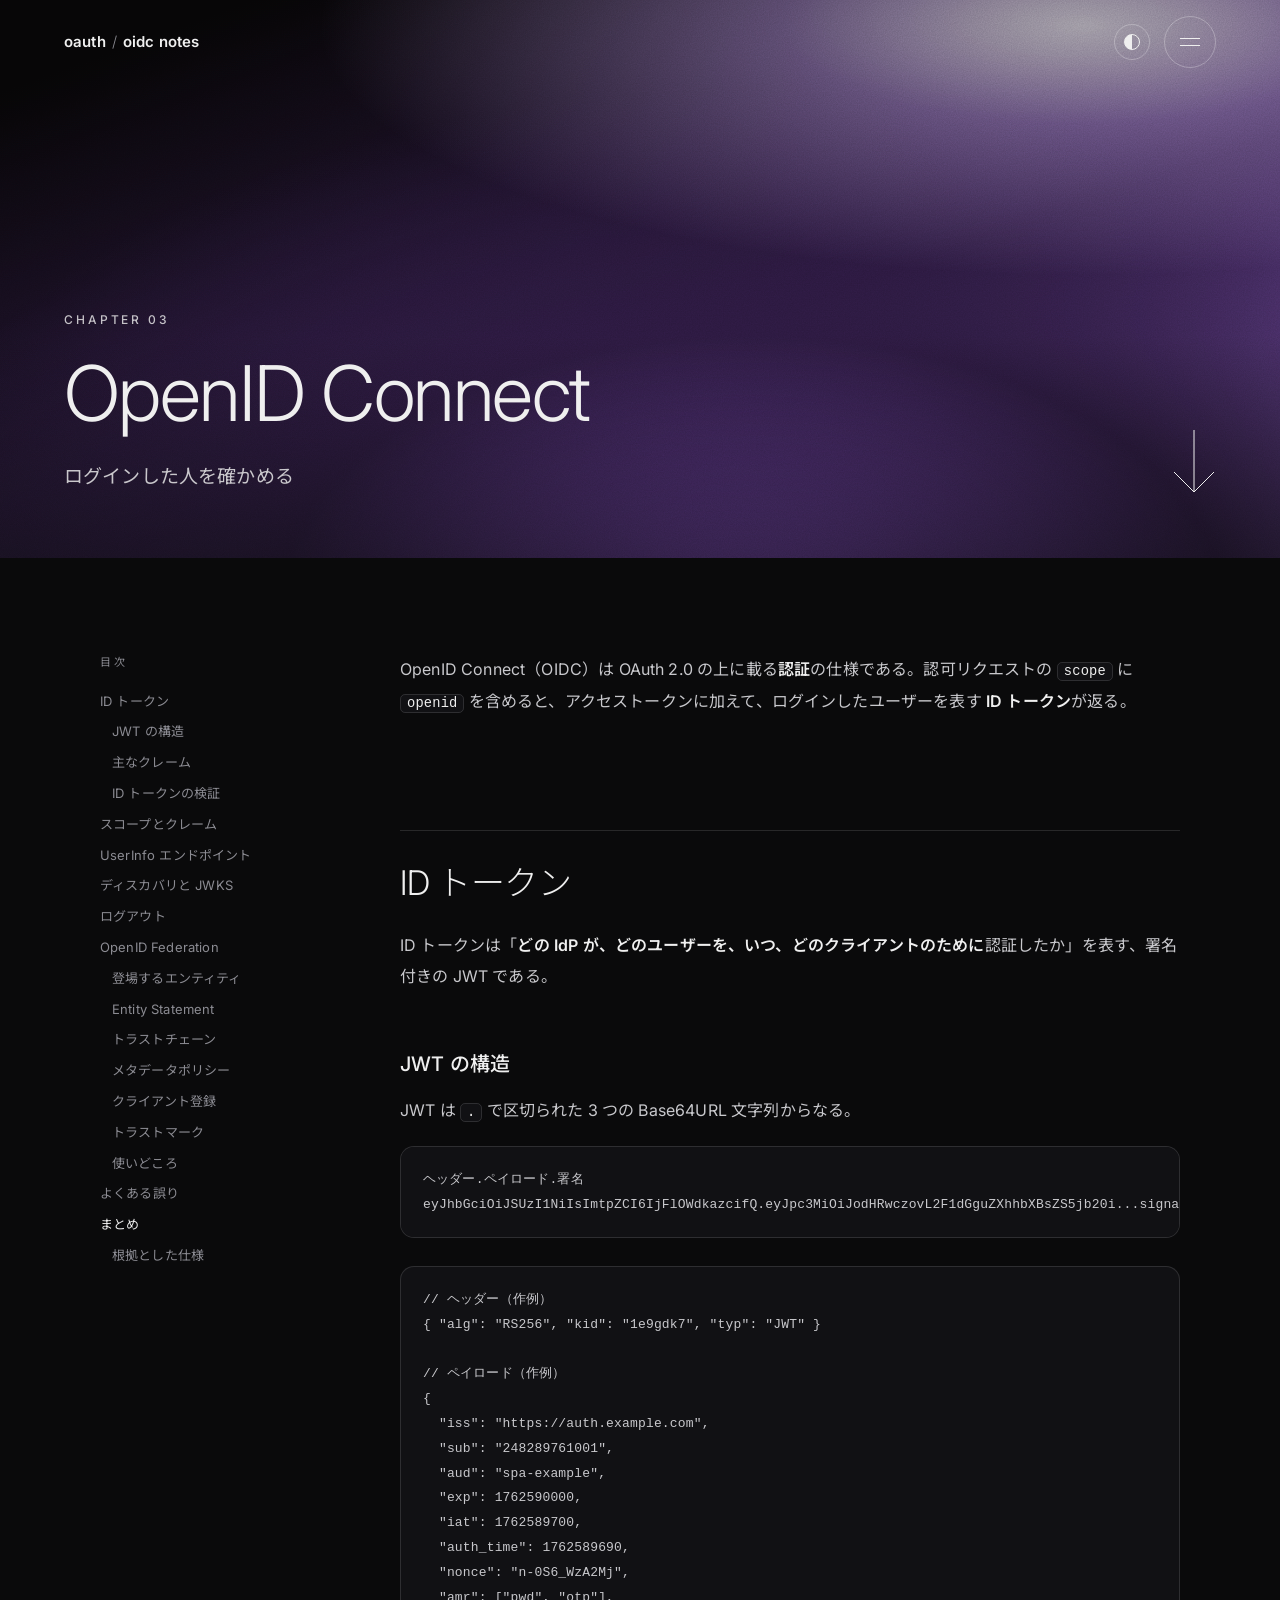
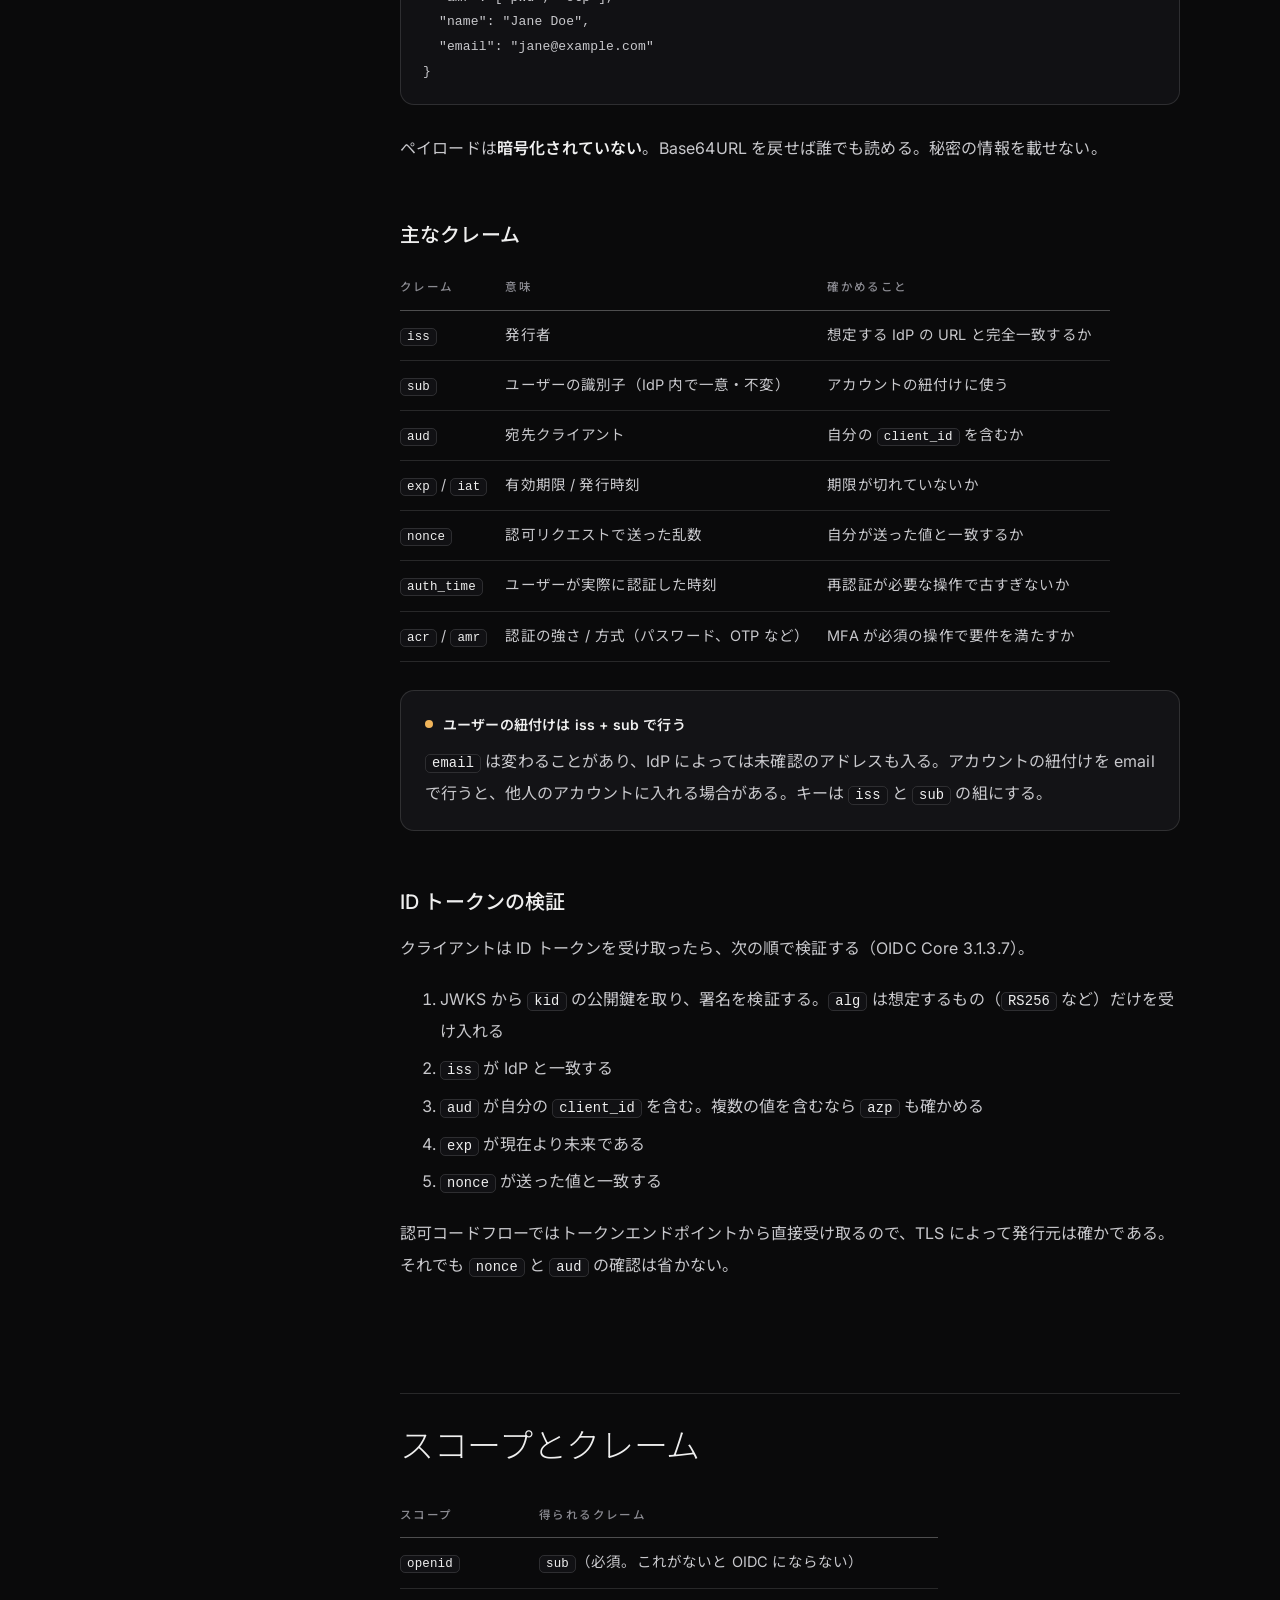
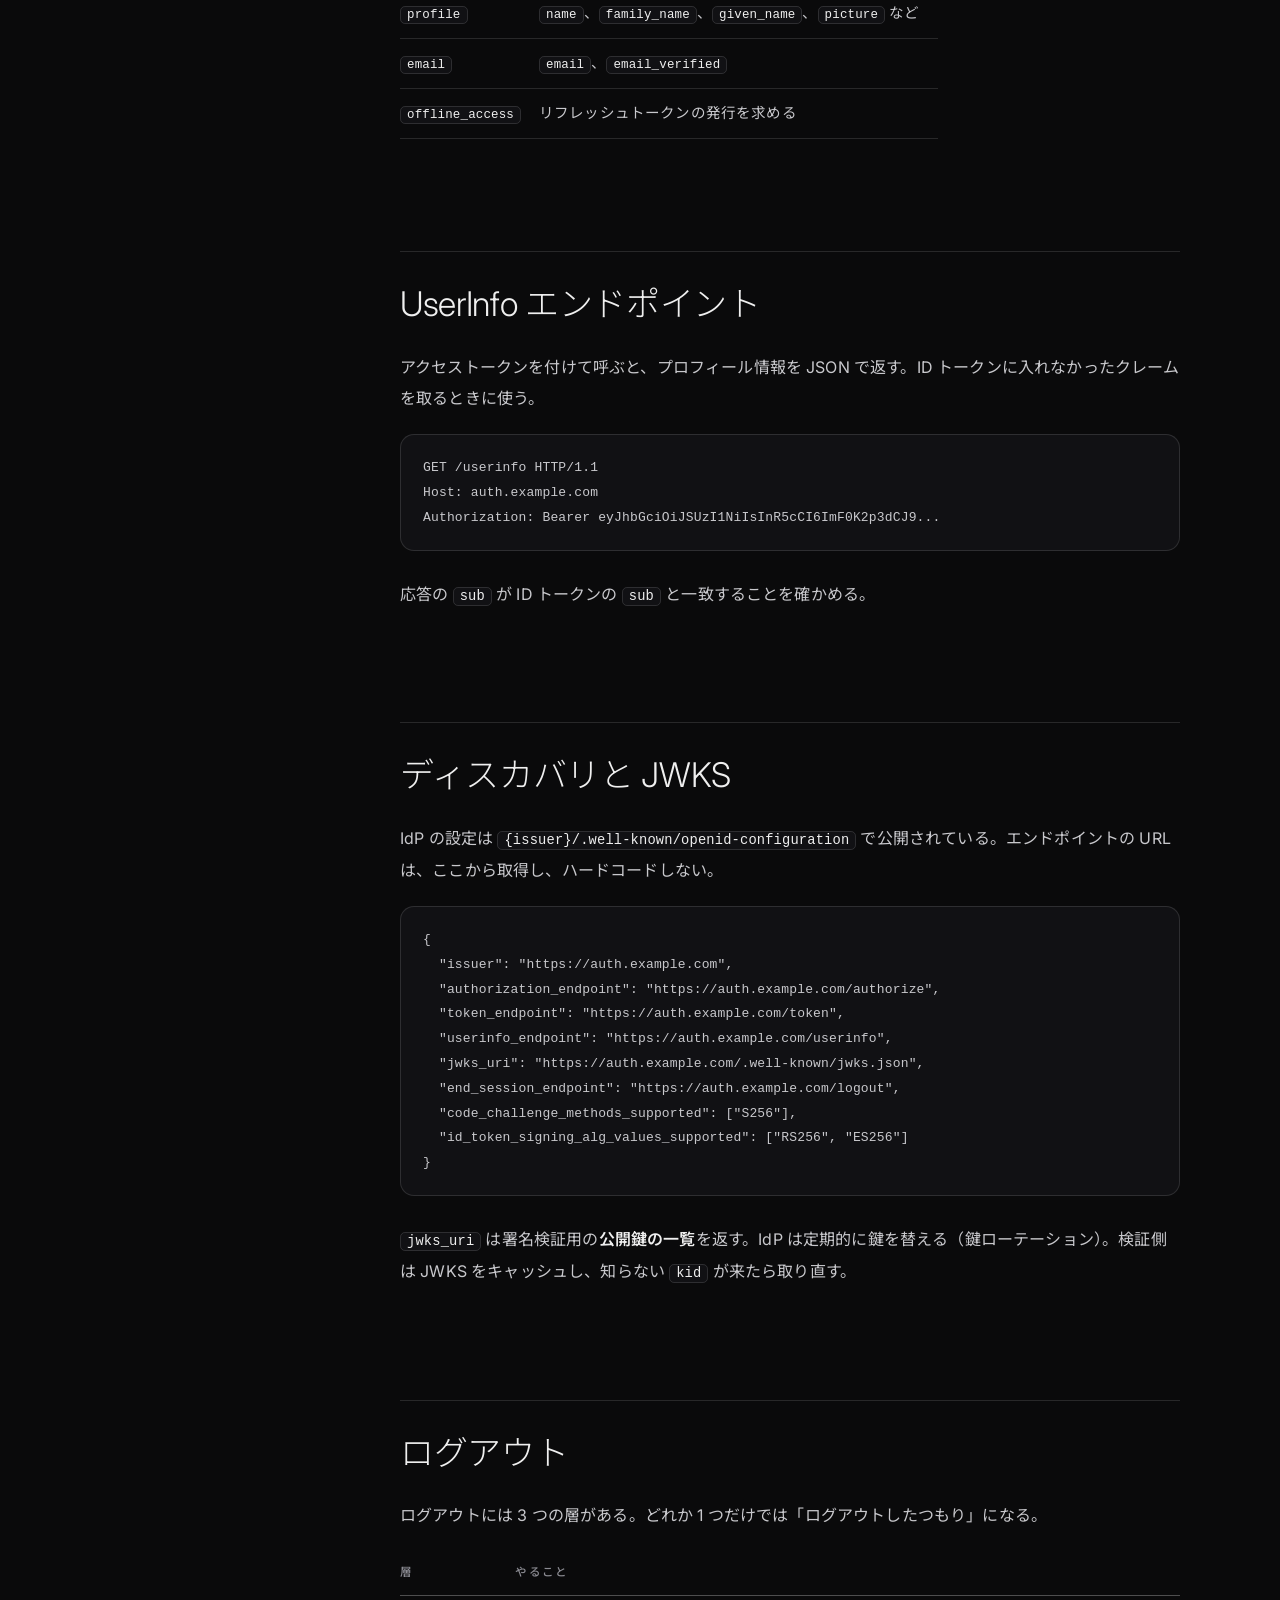
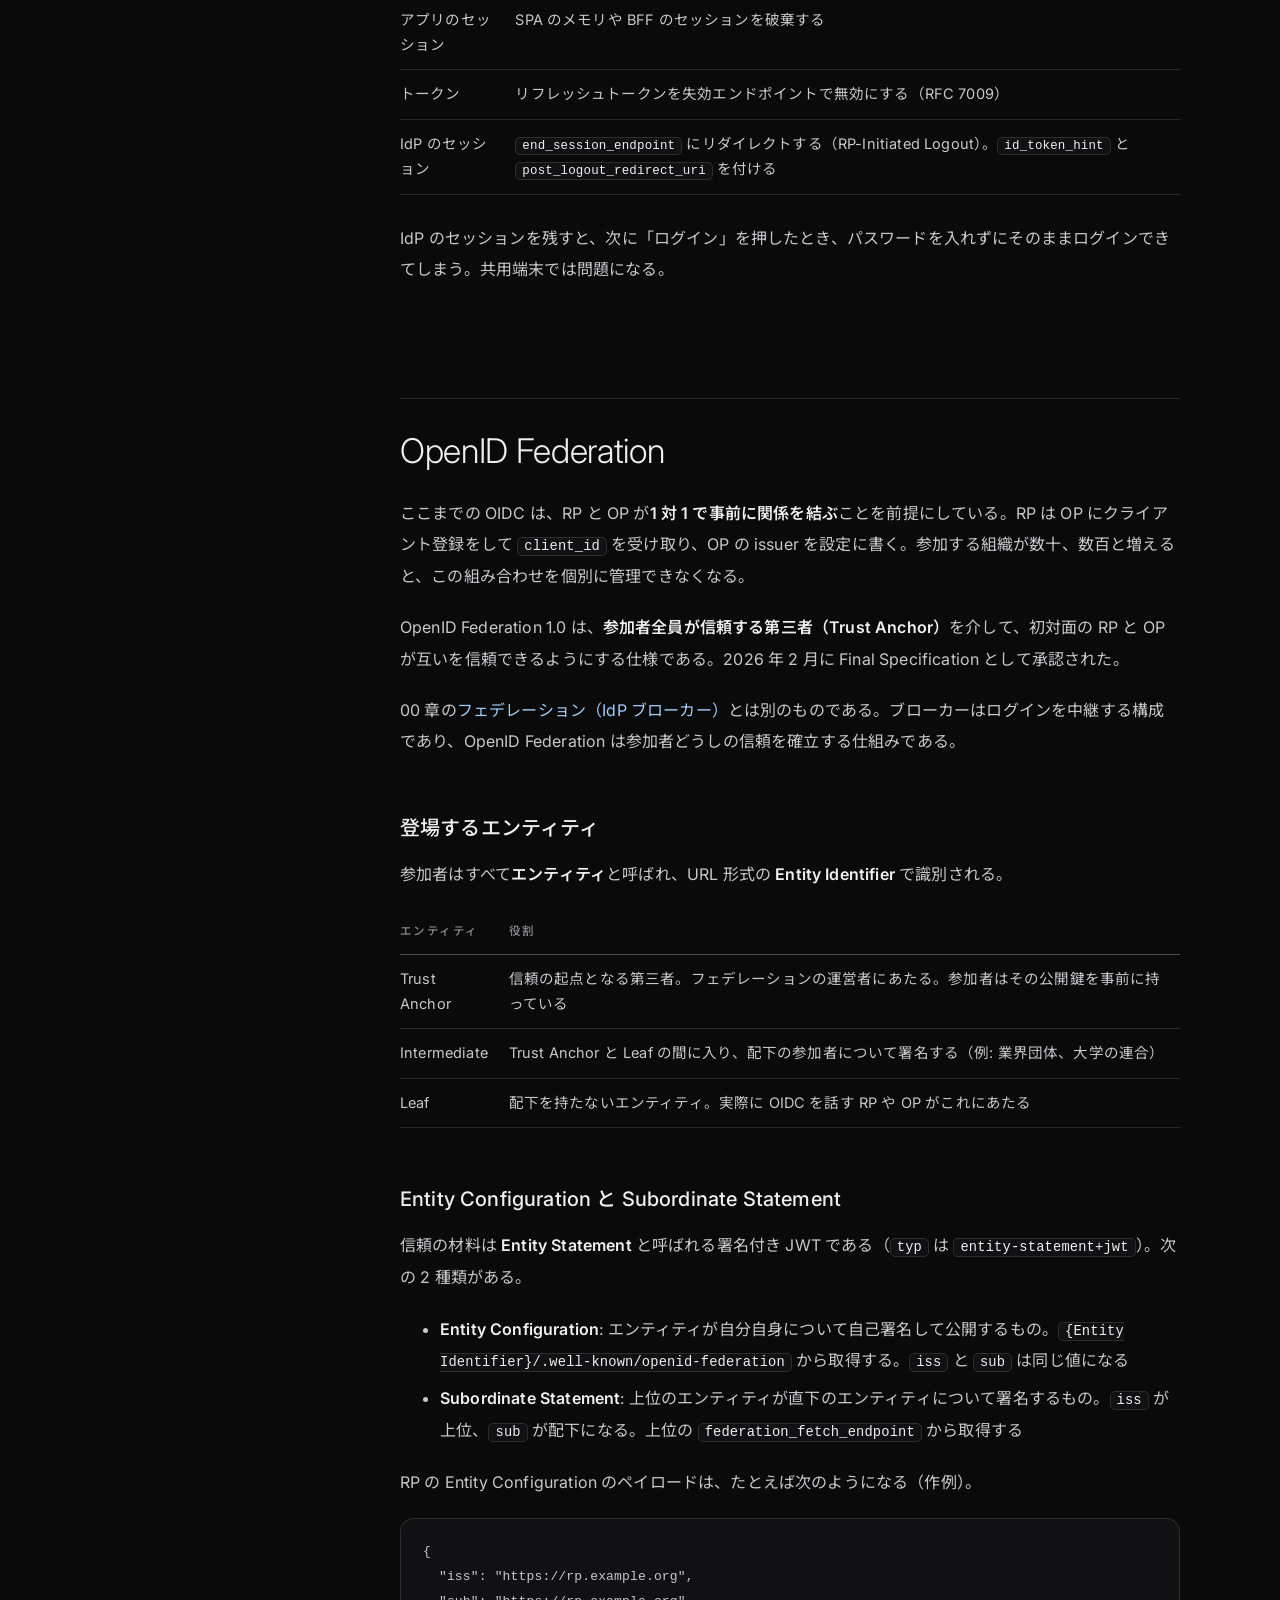
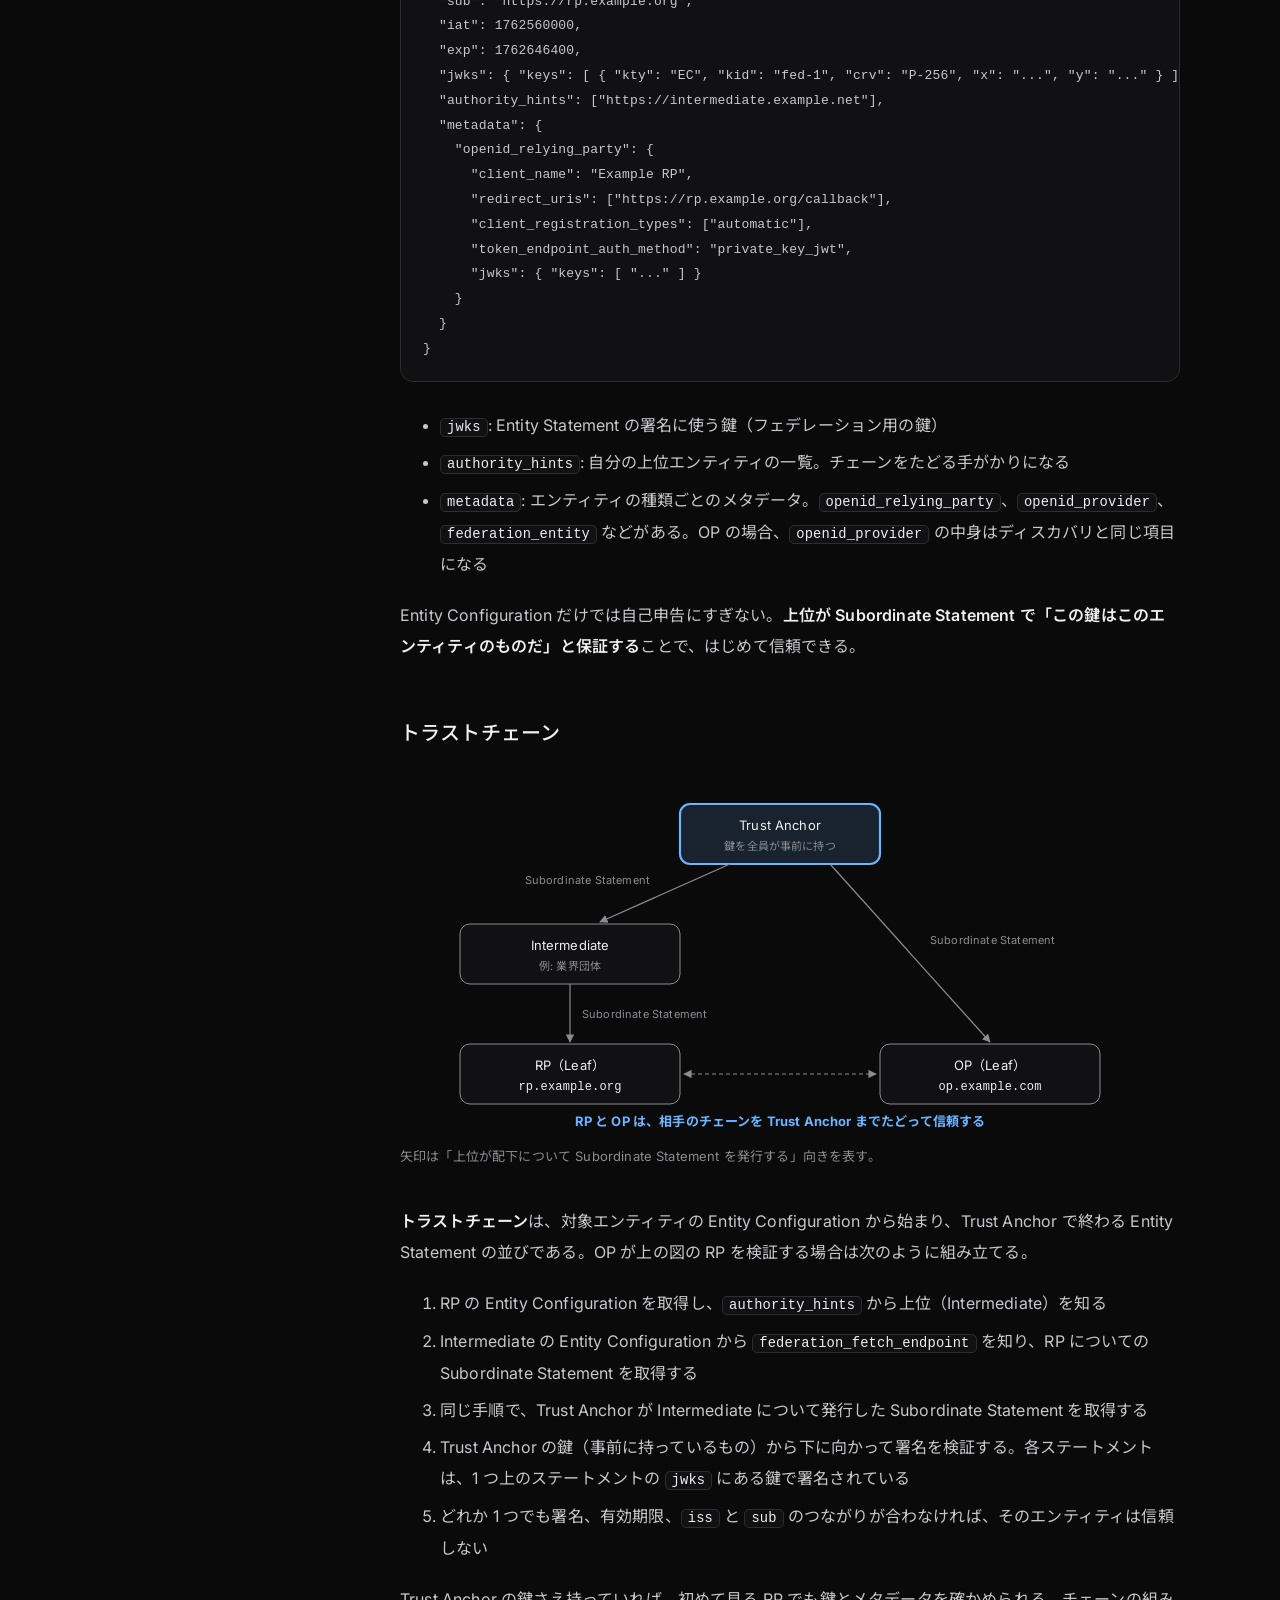
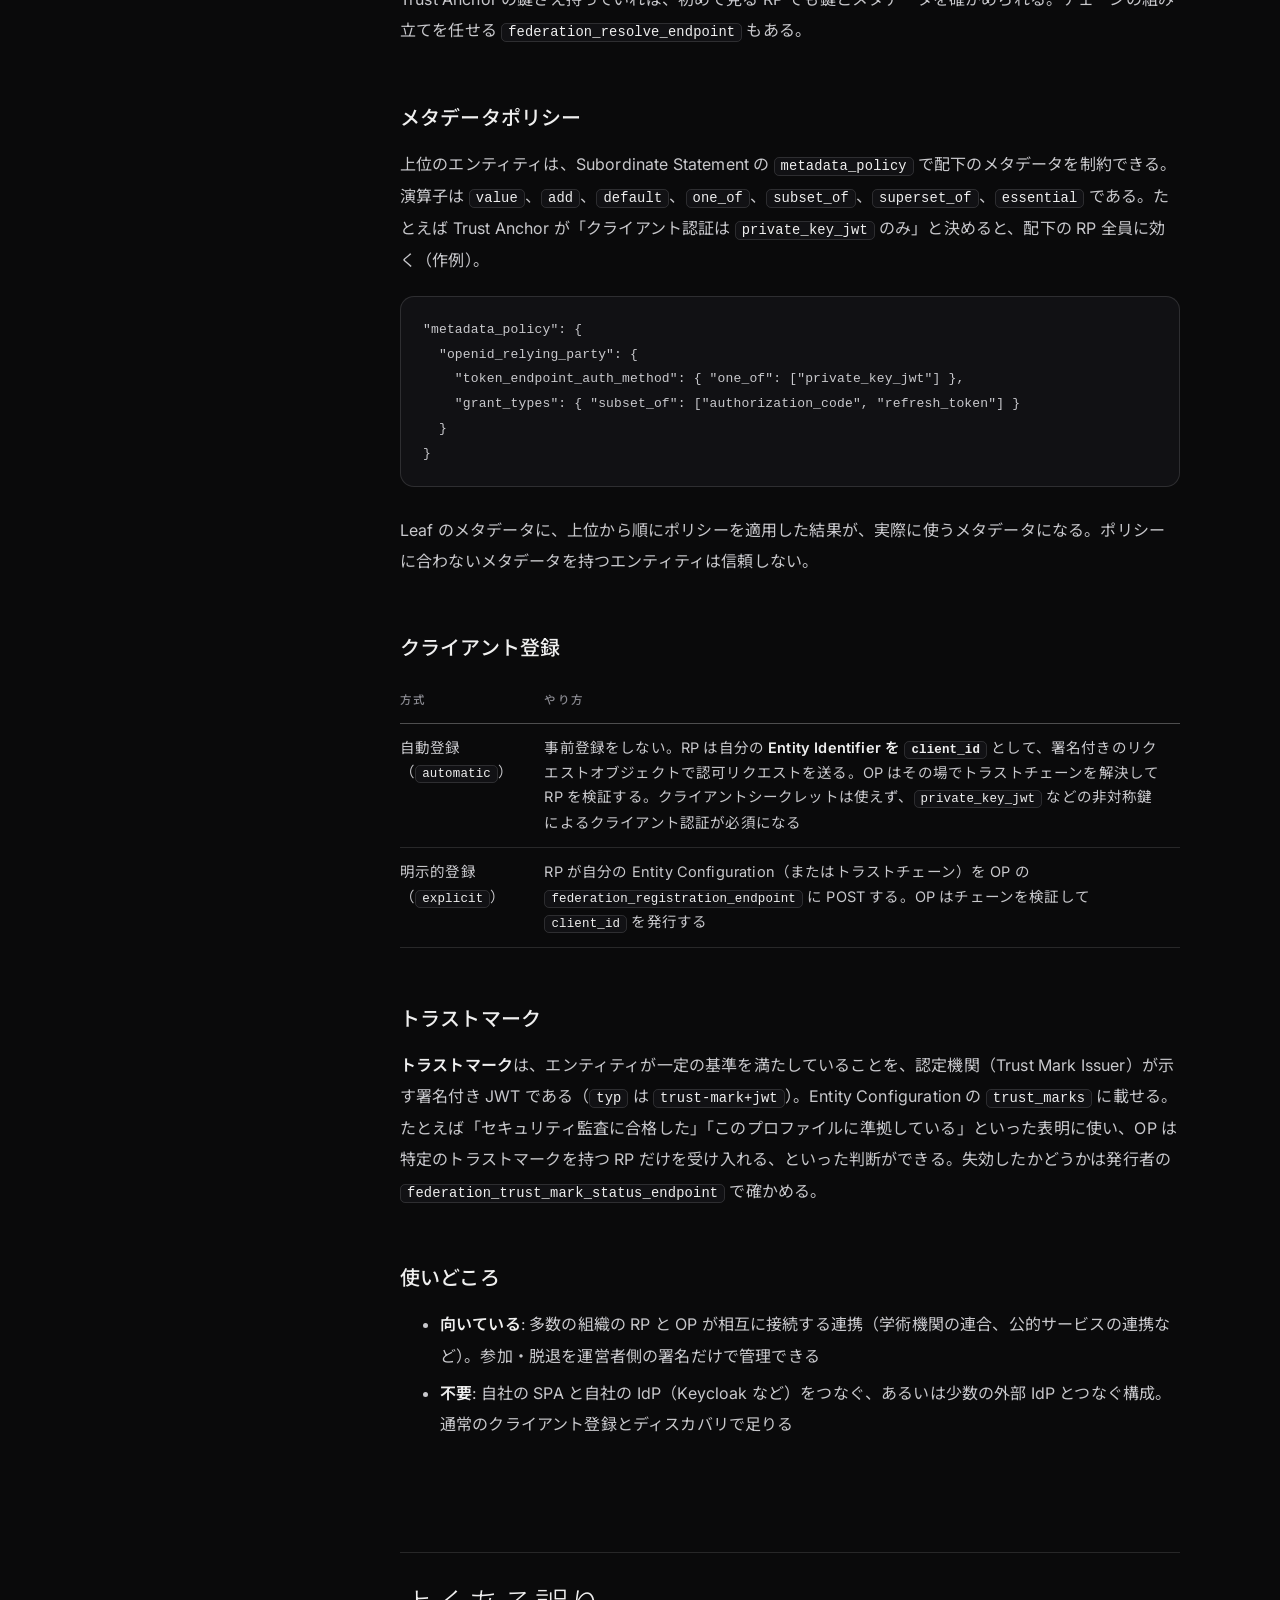
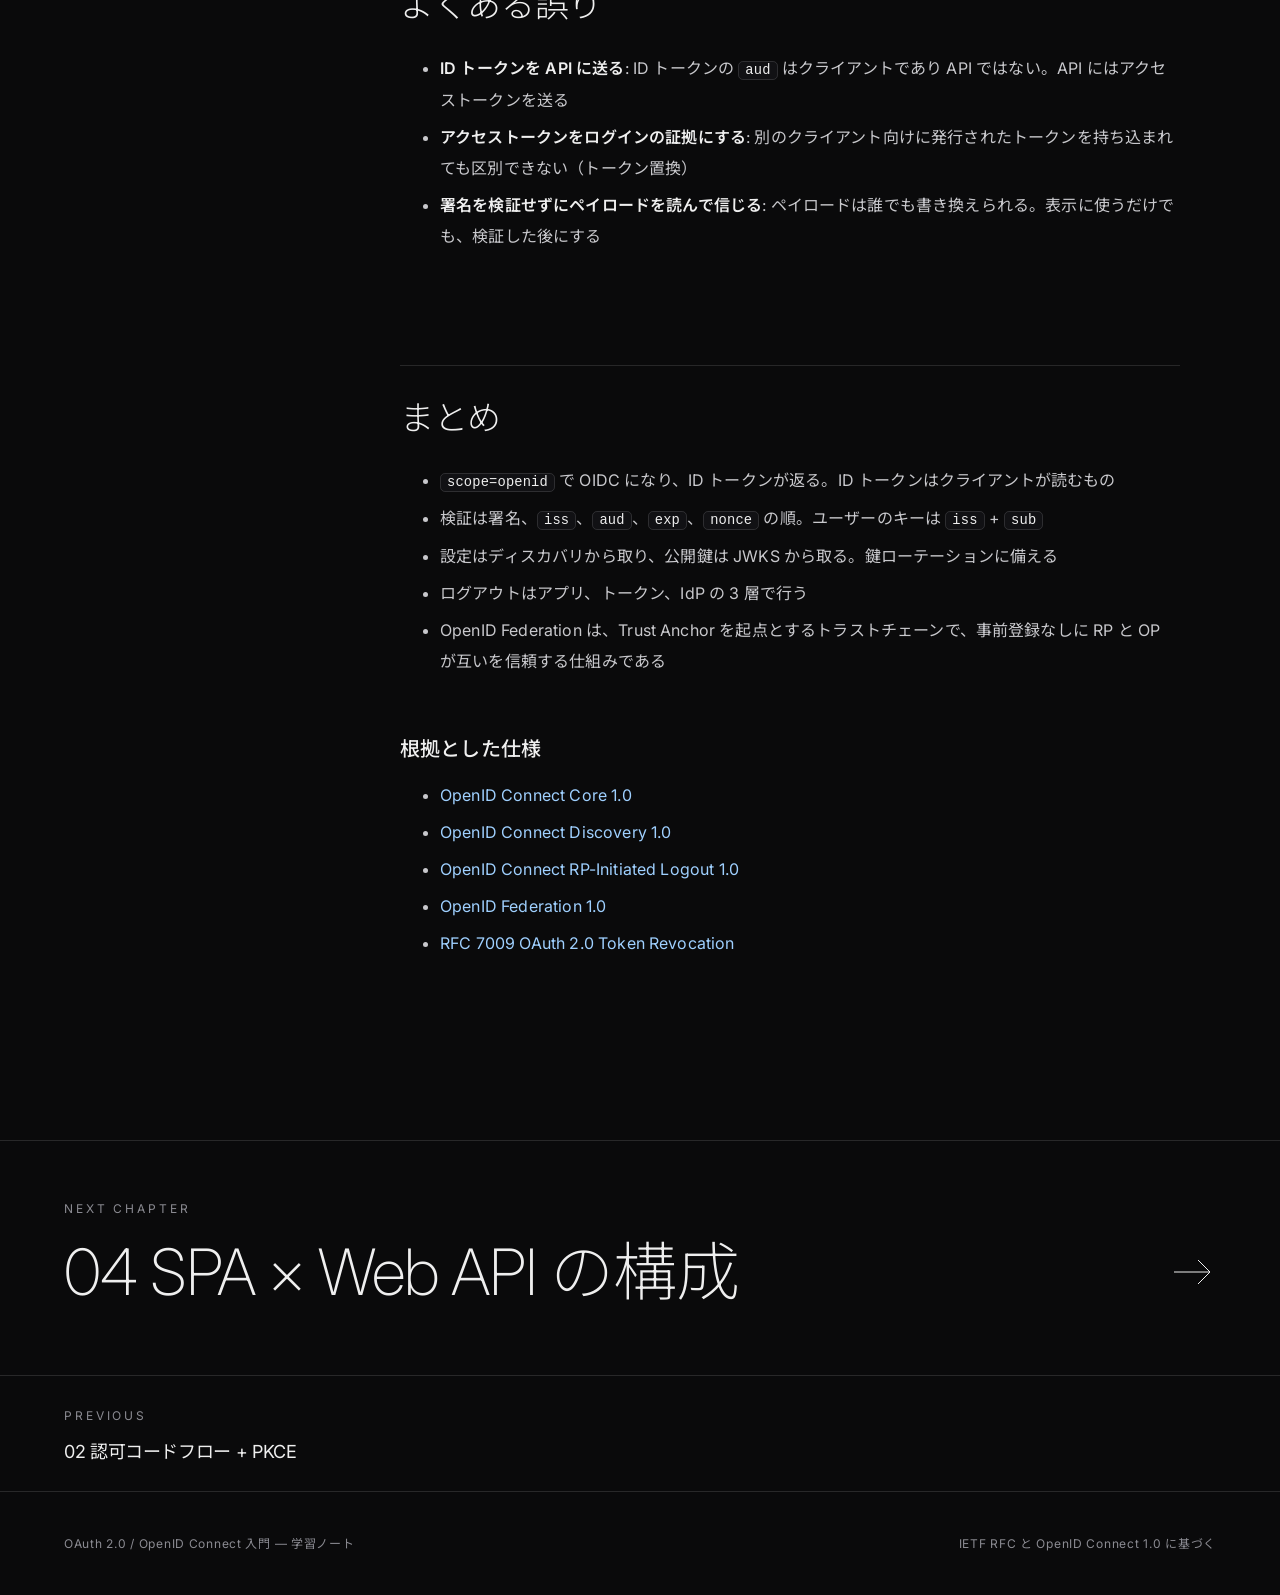
<file: docs/chapters/03-oidc.html>
<!doctype html>
<html lang="ja">
<head>
<meta charset="utf-8">
<meta name="viewport" content="width=device-width, initial-scale=1">
<title>03 OpenID Connect — OAuth 2.0 / OpenID Connect 入門</title>
<meta name="description" content="OpenID Connect は OAuth 2.0 の上に載る認証の仕様である。scope に openid を含めると、ログインしたユーザーを表す ID トークンが返る。">
<link rel="preconnect" href="https://fonts.googleapis.com">
<link rel="preconnect" href="https://fonts.gstatic.com" crossorigin>
<link rel="stylesheet" href="https://fonts.googleapis.com/css2?family=Inter:wght@200;300;400;500;600&amp;family=Noto+Sans+JP:wght@300;400;500;700&amp;display=swap">
<link rel="stylesheet" href="../assets/site.css">
<script src="../assets/theme.js"></script>
</head>
<body data-root="../" data-page="chapters/03-oidc.html">
<header class="site-header">
  <a class="brand" href="../index.html">oauth<span>/</span>oidc notes</a>
  <div class="header-actions">
    <button class="theme-toggle" type="button" aria-label="配色を切り替える"></button>
    <button class="menu-toggle" type="button" aria-label="章の一覧を開く" aria-expanded="false" aria-controls="menu"><span></span><span></span></button>
  </div>
</header>
<div class="menu-overlay" id="menu"><nav class="menu-list" aria-label="章の一覧"></nav></div>

<section class="hero">
  <div class="hero-bg" aria-hidden="true"></div>
  <div class="hero-inner">
    <p class="eyebrow">Chapter 03</p>
    <h1>OpenID Connect</h1>
    <p class="sub">ログインした人を確かめる</p>
  </div>
  <svg class="hero-arrow" viewBox="0 0 44 64" aria-hidden="true"><path d="M22 0v62M2 42l20 20 20-20"/></svg>
</section>

<div class="page-body">
  <aside class="page-toc" aria-label="このページの目次"><p class="toc-title">目次</p><ul><li><a href="#id-token">ID トークン</a><ul><li><a href="#jwt">JWT の構造</a></li><li><a href="#claims">主なクレーム</a></li><li><a href="#validate">ID トークンの検証</a></li></ul></li><li><a href="#scopes">スコープとクレーム</a></li><li><a href="#userinfo">UserInfo エンドポイント</a></li><li><a href="#discovery">ディスカバリと JWKS</a></li><li><a href="#logout">ログアウト</a></li><li><a href="#federation">OpenID Federation</a><ul><li><a href="#fed-entities">登場するエンティティ</a></li><li><a href="#fed-statements">Entity Statement</a></li><li><a href="#trust-chain">トラストチェーン</a></li><li><a href="#metadata-policy">メタデータポリシー</a></li><li><a href="#fed-registration">クライアント登録</a></li><li><a href="#trust-marks">トラストマーク</a></li><li><a href="#fed-when">使いどころ</a></li></ul></li><li><a href="#mistakes">よくある誤り</a></li><li><a href="#summary">まとめ</a><ul><li><a href="#refs">根拠とした仕様</a></li></ul></li></ul></aside>
  <main class="content">
<article>
<p>OpenID Connect（OIDC）は OAuth 2.0 の上に載る<strong>認証</strong>の仕様である。認可リクエストの <code>scope</code> に <code>openid</code> を含めると、アクセストークンに加えて、ログインしたユーザーを表す <strong>ID トークン</strong>が返る。</p>

<h2 id="id-token">ID トークン</h2>
<p>ID トークンは「<strong>どの IdP が、どのユーザーを、いつ、どのクライアントのために</strong>認証したか」を表す、署名付きの JWT である。</p>
<h3 id="jwt">JWT の構造</h3>
<p>JWT は <code>.</code> で区切られた 3 つの Base64URL 文字列からなる。</p>
<pre><code class="language-text">ヘッダー.ペイロード.署名
eyJhbGciOiJSUzI1NiIsImtpZCI6IjFlOWdkazcifQ.eyJpc3MiOiJodHRwczovL2F1dGguZXhhbXBsZS5jb20i...signature
</code></pre>
<pre><code class="language-json">// ヘッダー（作例）
{ "alg": "RS256", "kid": "1e9gdk7", "typ": "JWT" }

// ペイロード（作例）
{
  "iss": "https://auth.example.com",
  "sub": "248289761001",
  "aud": "spa-example",
  "exp": 1762590000,
  "iat": 1762589700,
  "auth_time": 1762589690,
  "nonce": "n-0S6_WzA2Mj",
  "amr": ["pwd", "otp"],
  "name": "Jane Doe",
  "email": "jane@example.com"
}
</code></pre>
<p>ペイロードは<strong>暗号化されていない</strong>。Base64URL を戻せば誰でも読める。秘密の情報を載せない。</p>
<h3 id="claims">主なクレーム</h3>
<table>
<thead><tr><th>クレーム</th><th>意味</th><th>確かめること</th></tr></thead>
<tbody>
<tr><td><code>iss</code></td><td>発行者</td><td>想定する IdP の URL と完全一致するか</td></tr>
<tr><td><code>sub</code></td><td>ユーザーの識別子（IdP 内で一意・不変）</td><td>アカウントの紐付けに使う</td></tr>
<tr><td><code>aud</code></td><td>宛先クライアント</td><td>自分の <code>client_id</code> を含むか</td></tr>
<tr><td><code>exp</code> / <code>iat</code></td><td>有効期限 / 発行時刻</td><td>期限が切れていないか</td></tr>
<tr><td><code>nonce</code></td><td>認可リクエストで送った乱数</td><td>自分が送った値と一致するか</td></tr>
<tr><td><code>auth_time</code></td><td>ユーザーが実際に認証した時刻</td><td>再認証が必要な操作で古すぎないか</td></tr>
<tr><td><code>acr</code> / <code>amr</code></td><td>認証の強さ / 方式（パスワード、OTP など）</td><td>MFA が必須の操作で要件を満たすか</td></tr>
</tbody>
</table>
<div class="admonition warning">
<p class="admonition-title">ユーザーの紐付けは iss + sub で行う</p>
<p><code>email</code> は変わることがあり、IdP によっては未確認のアドレスも入る。アカウントの紐付けを email で行うと、他人のアカウントに入れる場合がある。キーは <code>iss</code> と <code>sub</code> の組にする。</p>
</div>
<h3 id="validate">ID トークンの検証</h3>
<p>クライアントは ID トークンを受け取ったら、次の順で検証する（OIDC Core 3.1.3.7）。</p>
<ol>
<li>JWKS から <code>kid</code> の公開鍵を取り、署名を検証する。<code>alg</code> は想定するもの（<code>RS256</code> など）だけを受け入れる</li>
<li><code>iss</code> が IdP と一致する</li>
<li><code>aud</code> が自分の <code>client_id</code> を含む。複数の値を含むなら <code>azp</code> も確かめる</li>
<li><code>exp</code> が現在より未来である</li>
<li><code>nonce</code> が送った値と一致する</li>
</ol>
<p>認可コードフローではトークンエンドポイントから直接受け取るので、TLS によって発行元は確かである。それでも <code>nonce</code> と <code>aud</code> の確認は省かない。</p>

<h2 id="scopes">スコープとクレーム</h2>
<table>
<thead><tr><th>スコープ</th><th>得られるクレーム</th></tr></thead>
<tbody>
<tr><td><code>openid</code></td><td><code>sub</code>（必須。これがないと OIDC にならない）</td></tr>
<tr><td><code>profile</code></td><td><code>name</code>、<code>family_name</code>、<code>given_name</code>、<code>picture</code> など</td></tr>
<tr><td><code>email</code></td><td><code>email</code>、<code>email_verified</code></td></tr>
<tr><td><code>offline_access</code></td><td>リフレッシュトークンの発行を求める</td></tr>
</tbody>
</table>

<h2 id="userinfo">UserInfo エンドポイント</h2>
<p>アクセストークンを付けて呼ぶと、プロフィール情報を JSON で返す。ID トークンに入れなかったクレームを取るときに使う。</p>
<pre><code class="language-http">GET /userinfo HTTP/1.1
Host: auth.example.com
Authorization: Bearer eyJhbGciOiJSUzI1NiIsInR5cCI6ImF0K2p3dCJ9...
</code></pre>
<p>応答の <code>sub</code> が ID トークンの <code>sub</code> と一致することを確かめる。</p>

<h2 id="discovery">ディスカバリと JWKS</h2>
<p>IdP の設定は <code>{issuer}/.well-known/openid-configuration</code> で公開されている。エンドポイントの URL は、ここから取得し、ハードコードしない。</p>
<pre><code class="language-json">{
  "issuer": "https://auth.example.com",
  "authorization_endpoint": "https://auth.example.com/authorize",
  "token_endpoint": "https://auth.example.com/token",
  "userinfo_endpoint": "https://auth.example.com/userinfo",
  "jwks_uri": "https://auth.example.com/.well-known/jwks.json",
  "end_session_endpoint": "https://auth.example.com/logout",
  "code_challenge_methods_supported": ["S256"],
  "id_token_signing_alg_values_supported": ["RS256", "ES256"]
}
</code></pre>
<p><code>jwks_uri</code> は署名検証用の<strong>公開鍵の一覧</strong>を返す。IdP は定期的に鍵を替える（鍵ローテーション）。検証側は JWKS をキャッシュし、知らない <code>kid</code> が来たら取り直す。</p>

<h2 id="logout">ログアウト</h2>
<p>ログアウトには 3 つの層がある。どれか 1 つだけでは「ログアウトしたつもり」になる。</p>
<table>
<thead><tr><th>層</th><th>やること</th></tr></thead>
<tbody>
<tr><td>アプリのセッション</td><td>SPA のメモリや BFF のセッションを破棄する</td></tr>
<tr><td>トークン</td><td>リフレッシュトークンを失効エンドポイントで無効にする（RFC 7009）</td></tr>
<tr><td>IdP のセッション</td><td><code>end_session_endpoint</code> にリダイレクトする（RP-Initiated Logout）。<code>id_token_hint</code> と <code>post_logout_redirect_uri</code> を付ける</td></tr>
</tbody>
</table>
<p>IdP のセッションを残すと、次に「ログイン」を押したとき、パスワードを入れずにそのままログインできてしまう。共用端末では問題になる。</p>

<h2 id="federation">OpenID Federation</h2>
<p>ここまでの OIDC は、RP と OP が<strong>1 対 1 で事前に関係を結ぶ</strong>ことを前提にしている。RP は OP にクライアント登録をして <code>client_id</code> を受け取り、OP の issuer を設定に書く。参加する組織が数十、数百と増えると、この組み合わせを個別に管理できなくなる。</p>
<p>OpenID Federation 1.0 は、<strong>参加者全員が信頼する第三者（Trust Anchor）</strong>を介して、初対面の RP と OP が互いを信頼できるようにする仕様である。2026 年 2 月に Final Specification として承認された。</p>
<p>00 章の<a href="00-overview.html#confusing">フェデレーション（IdP ブローカー）</a>とは別のものである。ブローカーはログインを中継する構成であり、OpenID Federation は参加者どうしの信頼を確立する仕組みである。</p>

<h3 id="fed-entities">登場するエンティティ</h3>
<p>参加者はすべて<strong>エンティティ</strong>と呼ばれ、URL 形式の <strong>Entity Identifier</strong> で識別される。</p>
<table>
<thead><tr><th>エンティティ</th><th>役割</th></tr></thead>
<tbody>
<tr><td>Trust Anchor</td><td>信頼の起点となる第三者。フェデレーションの運営者にあたる。参加者はその公開鍵を事前に持っている</td></tr>
<tr><td>Intermediate</td><td>Trust Anchor と Leaf の間に入り、配下の参加者について署名する（例: 業界団体、大学の連合）</td></tr>
<tr><td>Leaf</td><td>配下を持たないエンティティ。実際に OIDC を話す RP や OP がこれにあたる</td></tr>
</tbody>
</table>

<h3 id="fed-statements">Entity Configuration と Subordinate Statement</h3>
<p>信頼の材料は <strong>Entity Statement</strong> と呼ばれる署名付き JWT である（<code>typ</code> は <code>entity-statement+jwt</code>）。次の 2 種類がある。</p>
<ul>
<li><strong>Entity Configuration</strong>: エンティティが自分自身について自己署名して公開するもの。<code>{Entity Identifier}/.well-known/openid-federation</code> から取得する。<code>iss</code> と <code>sub</code> は同じ値になる</li>
<li><strong>Subordinate Statement</strong>: 上位のエンティティが直下のエンティティについて署名するもの。<code>iss</code> が上位、<code>sub</code> が配下になる。上位の <code>federation_fetch_endpoint</code> から取得する</li>
</ul>
<p>RP の Entity Configuration のペイロードは、たとえば次のようになる（作例）。</p>
<pre><code class="language-json">{
  "iss": "https://rp.example.org",
  "sub": "https://rp.example.org",
  "iat": 1762560000,
  "exp": 1762646400,
  "jwks": { "keys": [ { "kty": "EC", "kid": "fed-1", "crv": "P-256", "x": "...", "y": "..." } ] },
  "authority_hints": ["https://intermediate.example.net"],
  "metadata": {
    "openid_relying_party": {
      "client_name": "Example RP",
      "redirect_uris": ["https://rp.example.org/callback"],
      "client_registration_types": ["automatic"],
      "token_endpoint_auth_method": "private_key_jwt",
      "jwks": { "keys": [ "..." ] }
    }
  }
}
</code></pre>
<ul>
<li><code>jwks</code>: Entity Statement の署名に使う鍵（フェデレーション用の鍵）</li>
<li><code>authority_hints</code>: 自分の上位エンティティの一覧。チェーンをたどる手がかりになる</li>
<li><code>metadata</code>: エンティティの種類ごとのメタデータ。<code>openid_relying_party</code>、<code>openid_provider</code>、<code>federation_entity</code> などがある。OP の場合、<code>openid_provider</code> の中身はディスカバリと同じ項目になる</li>
</ul>
<p>Entity Configuration だけでは自己申告にすぎない。<strong>上位が Subordinate Statement で「この鍵はこのエンティティのものだ」と保証する</strong>ことで、はじめて信頼できる。</p>

<h3 id="trust-chain">トラストチェーン</h3>
<figure class="xp-figure">
<svg viewBox="0 0 760 350" role="img" aria-label="Trust Anchor から Intermediate を経て Leaf までの Subordinate Statement の連なりがトラストチェーンになる">
  <defs><marker id="tc-arrow" viewBox="0 0 10 10" refX="9" refY="5" markerWidth="7" markerHeight="7" orient="auto-start-reverse"><path class="xp-arrow" d="M0 0L10 5L0 10z"/></marker></defs>
  <rect class="xp-hot" x="280" y="20" width="200" height="60" rx="10"/>
  <text class="xp-text" x="380" y="46" text-anchor="middle">Trust Anchor</text>
  <text class="xp-small" x="380" y="66" text-anchor="middle">鍵を全員が事前に持つ</text>
  <rect class="xp-box" x="60" y="140" width="220" height="60" rx="10"/>
  <text class="xp-text" x="170" y="166" text-anchor="middle">Intermediate</text>
  <text class="xp-small" x="170" y="186" text-anchor="middle">例: 業界団体</text>
  <rect class="xp-box" x="60" y="260" width="220" height="60" rx="10"/>
  <text class="xp-text" x="170" y="286" text-anchor="middle">RP（Leaf）</text>
  <text class="xp-mono" x="170" y="306" text-anchor="middle">rp.example.org</text>
  <rect class="xp-box" x="480" y="260" width="220" height="60" rx="10"/>
  <text class="xp-text" x="590" y="286" text-anchor="middle">OP（Leaf）</text>
  <text class="xp-mono" x="590" y="306" text-anchor="middle">op.example.com</text>
  <path class="xp-line" d="M330 80L200 138" marker-end="url(#tc-arrow)"/>
  <text class="xp-small" x="250" y="100" text-anchor="end">Subordinate Statement</text>
  <path class="xp-line" d="M170 200V258" marker-end="url(#tc-arrow)"/>
  <text class="xp-small" x="182" y="234">Subordinate Statement</text>
  <path class="xp-line" d="M430 80L590 258" marker-end="url(#tc-arrow)"/>
  <text class="xp-small" x="530" y="160">Subordinate Statement</text>
  <path class="xp-dash" d="M284 290H476" marker-start="url(#tc-arrow)" marker-end="url(#tc-arrow)"/>
  <text class="xp-accent" x="380" y="342" text-anchor="middle">RP と OP は、相手のチェーンを Trust Anchor までたどって信頼する</text>
</svg>
<figcaption>矢印は「上位が配下について Subordinate Statement を発行する」向きを表す。</figcaption>
</figure>
<p><strong>トラストチェーン</strong>は、対象エンティティの Entity Configuration から始まり、Trust Anchor で終わる Entity Statement の並びである。OP が上の図の RP を検証する場合は次のように組み立てる。</p>
<ol>
<li>RP の Entity Configuration を取得し、<code>authority_hints</code> から上位（Intermediate）を知る</li>
<li>Intermediate の Entity Configuration から <code>federation_fetch_endpoint</code> を知り、RP についての Subordinate Statement を取得する</li>
<li>同じ手順で、Trust Anchor が Intermediate について発行した Subordinate Statement を取得する</li>
<li>Trust Anchor の鍵（事前に持っているもの）から下に向かって署名を検証する。各ステートメントは、1 つ上のステートメントの <code>jwks</code> にある鍵で署名されている</li>
<li>どれか 1 つでも署名、有効期限、<code>iss</code> と <code>sub</code> のつながりが合わなければ、そのエンティティは信頼しない</li>
</ol>
<p>Trust Anchor の鍵さえ持っていれば、初めて見る RP でも鍵とメタデータを確かめられる。チェーンの組み立てを任せる <code>federation_resolve_endpoint</code> もある。</p>

<h3 id="metadata-policy">メタデータポリシー</h3>
<p>上位のエンティティは、Subordinate Statement の <code>metadata_policy</code> で配下のメタデータを制約できる。演算子は <code>value</code>、<code>add</code>、<code>default</code>、<code>one_of</code>、<code>subset_of</code>、<code>superset_of</code>、<code>essential</code> である。たとえば Trust Anchor が「クライアント認証は <code>private_key_jwt</code> のみ」と決めると、配下の RP 全員に効く（作例）。</p>
<pre><code class="language-json">"metadata_policy": {
  "openid_relying_party": {
    "token_endpoint_auth_method": { "one_of": ["private_key_jwt"] },
    "grant_types": { "subset_of": ["authorization_code", "refresh_token"] }
  }
}
</code></pre>
<p>Leaf のメタデータに、上位から順にポリシーを適用した結果が、実際に使うメタデータになる。ポリシーに合わないメタデータを持つエンティティは信頼しない。</p>

<h3 id="fed-registration">クライアント登録</h3>
<table>
<thead><tr><th>方式</th><th>やり方</th></tr></thead>
<tbody>
<tr><td>自動登録（<code>automatic</code>）</td><td>事前登録をしない。RP は自分の <strong>Entity Identifier を <code>client_id</code></strong> として、署名付きのリクエストオブジェクトで認可リクエストを送る。OP はその場でトラストチェーンを解決して RP を検証する。クライアントシークレットは使えず、<code>private_key_jwt</code> などの非対称鍵によるクライアント認証が必須になる</td></tr>
<tr><td>明示的登録（<code>explicit</code>）</td><td>RP が自分の Entity Configuration（またはトラストチェーン）を OP の <code>federation_registration_endpoint</code> に POST する。OP はチェーンを検証して <code>client_id</code> を発行する</td></tr>
</tbody>
</table>

<h3 id="trust-marks">トラストマーク</h3>
<p><strong>トラストマーク</strong>は、エンティティが一定の基準を満たしていることを、認定機関（Trust Mark Issuer）が示す署名付き JWT である（<code>typ</code> は <code>trust-mark+jwt</code>）。Entity Configuration の <code>trust_marks</code> に載せる。たとえば「セキュリティ監査に合格した」「このプロファイルに準拠している」といった表明に使い、OP は特定のトラストマークを持つ RP だけを受け入れる、といった判断ができる。失効したかどうかは発行者の <code>federation_trust_mark_status_endpoint</code> で確かめる。</p>

<h3 id="fed-when">使いどころ</h3>
<ul>
<li><strong>向いている</strong>: 多数の組織の RP と OP が相互に接続する連携（学術機関の連合、公的サービスの連携など）。参加・脱退を運営者側の署名だけで管理できる</li>
<li><strong>不要</strong>: 自社の SPA と自社の IdP（Keycloak など）をつなぐ、あるいは少数の外部 IdP とつなぐ構成。通常のクライアント登録とディスカバリで足りる</li>
</ul>

<h2 id="mistakes">よくある誤り</h2>
<ul>
<li><strong>ID トークンを API に送る</strong>: ID トークンの <code>aud</code> はクライアントであり API ではない。API にはアクセストークンを送る</li>
<li><strong>アクセストークンをログインの証拠にする</strong>: 別のクライアント向けに発行されたトークンを持ち込まれても区別できない（トークン置換）</li>
<li><strong>署名を検証せずにペイロードを読んで信じる</strong>: ペイロードは誰でも書き換えられる。表示に使うだけでも、検証した後にする</li>
</ul>

<h2 id="summary">まとめ</h2>
<ul>
<li><code>scope=openid</code> で OIDC になり、ID トークンが返る。ID トークンはクライアントが読むもの</li>
<li>検証は署名、<code>iss</code>、<code>aud</code>、<code>exp</code>、<code>nonce</code> の順。ユーザーのキーは <code>iss</code> + <code>sub</code></li>
<li>設定はディスカバリから取り、公開鍵は JWKS から取る。鍵ローテーションに備える</li>
<li>ログアウトはアプリ、トークン、IdP の 3 層で行う</li>
<li>OpenID Federation は、Trust Anchor を起点とするトラストチェーンで、事前登録なしに RP と OP が互いを信頼する仕組みである</li>
</ul>
<h3 id="refs">根拠とした仕様</h3>
<ul>
<li><a href="https://openid.net/specs/openid-connect-core-1_0.html">OpenID Connect Core 1.0</a></li>
<li><a href="https://openid.net/specs/openid-connect-discovery-1_0.html">OpenID Connect Discovery 1.0</a></li>
<li><a href="https://openid.net/specs/openid-connect-rpinitiated-1_0.html">OpenID Connect RP-Initiated Logout 1.0</a></li>
<li><a href="https://openid.net/specs/openid-federation-1_0.html">OpenID Federation 1.0</a></li>
<li><a href="https://datatracker.ietf.org/doc/html/rfc7009">RFC 7009 OAuth 2.0 Token Revocation</a></li>
</ul>
</article>
  </main>
</div>

<nav class="pager" aria-label="ほかの章へ"></nav>
<footer class="site-footer">
  <span>OAuth 2.0 / OpenID Connect 入門 — 学習ノート</span>
  <span>IETF RFC と OpenID Connect 1.0 に基づく</span>
</footer>
<script src="../assets/nav.js"></script>
</body>
</html>
</file>
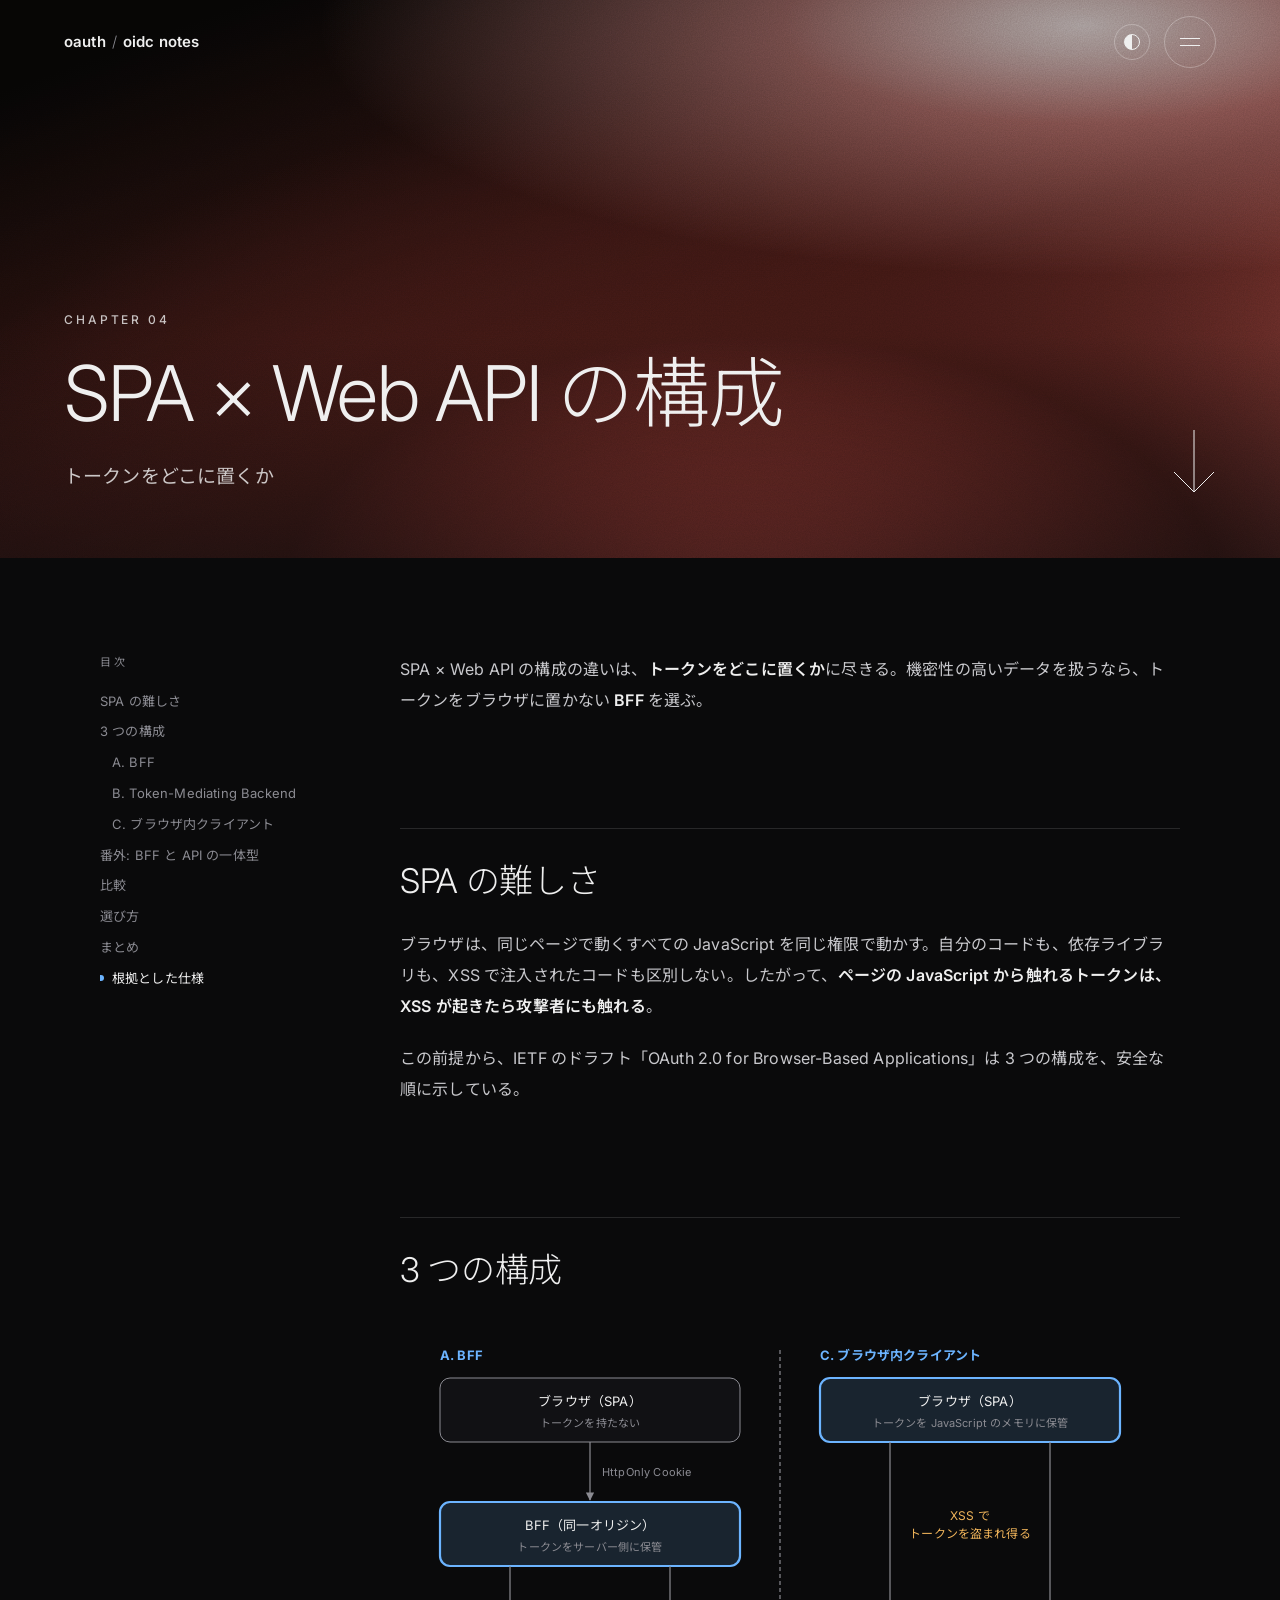
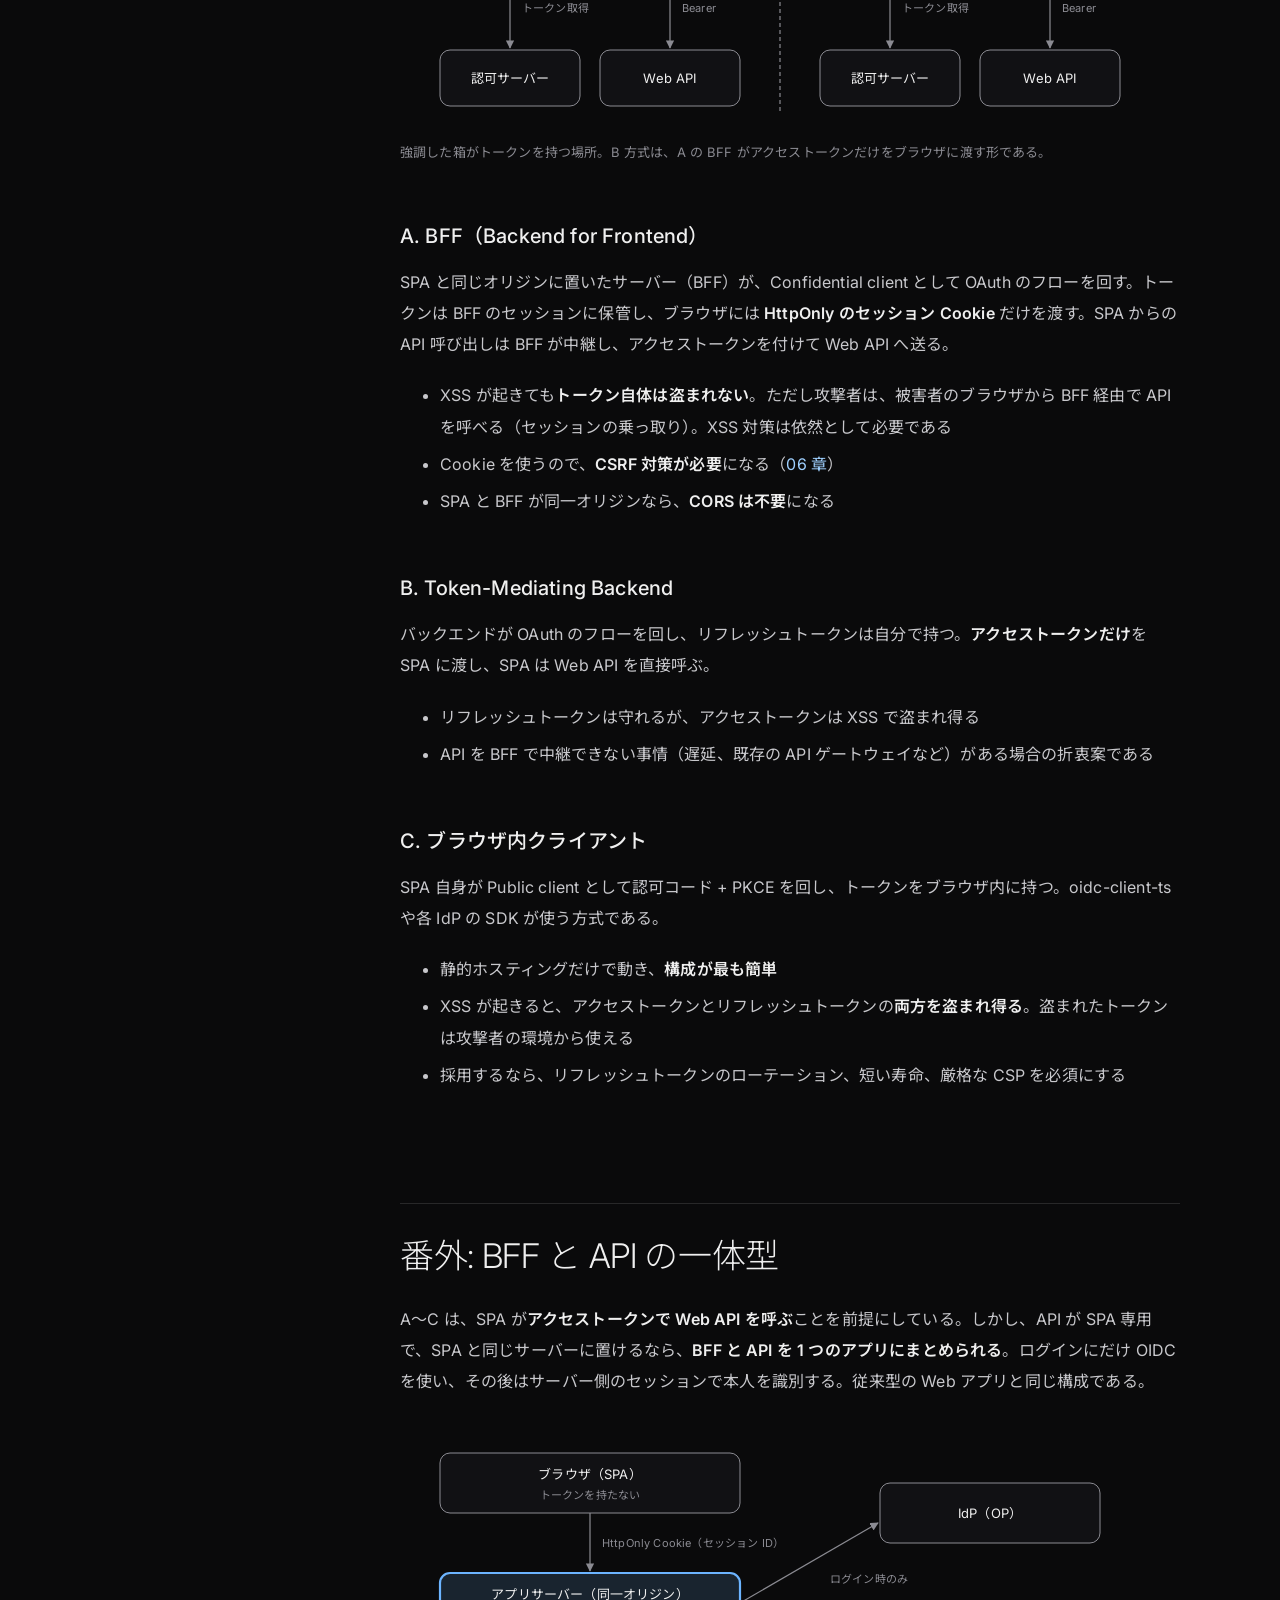
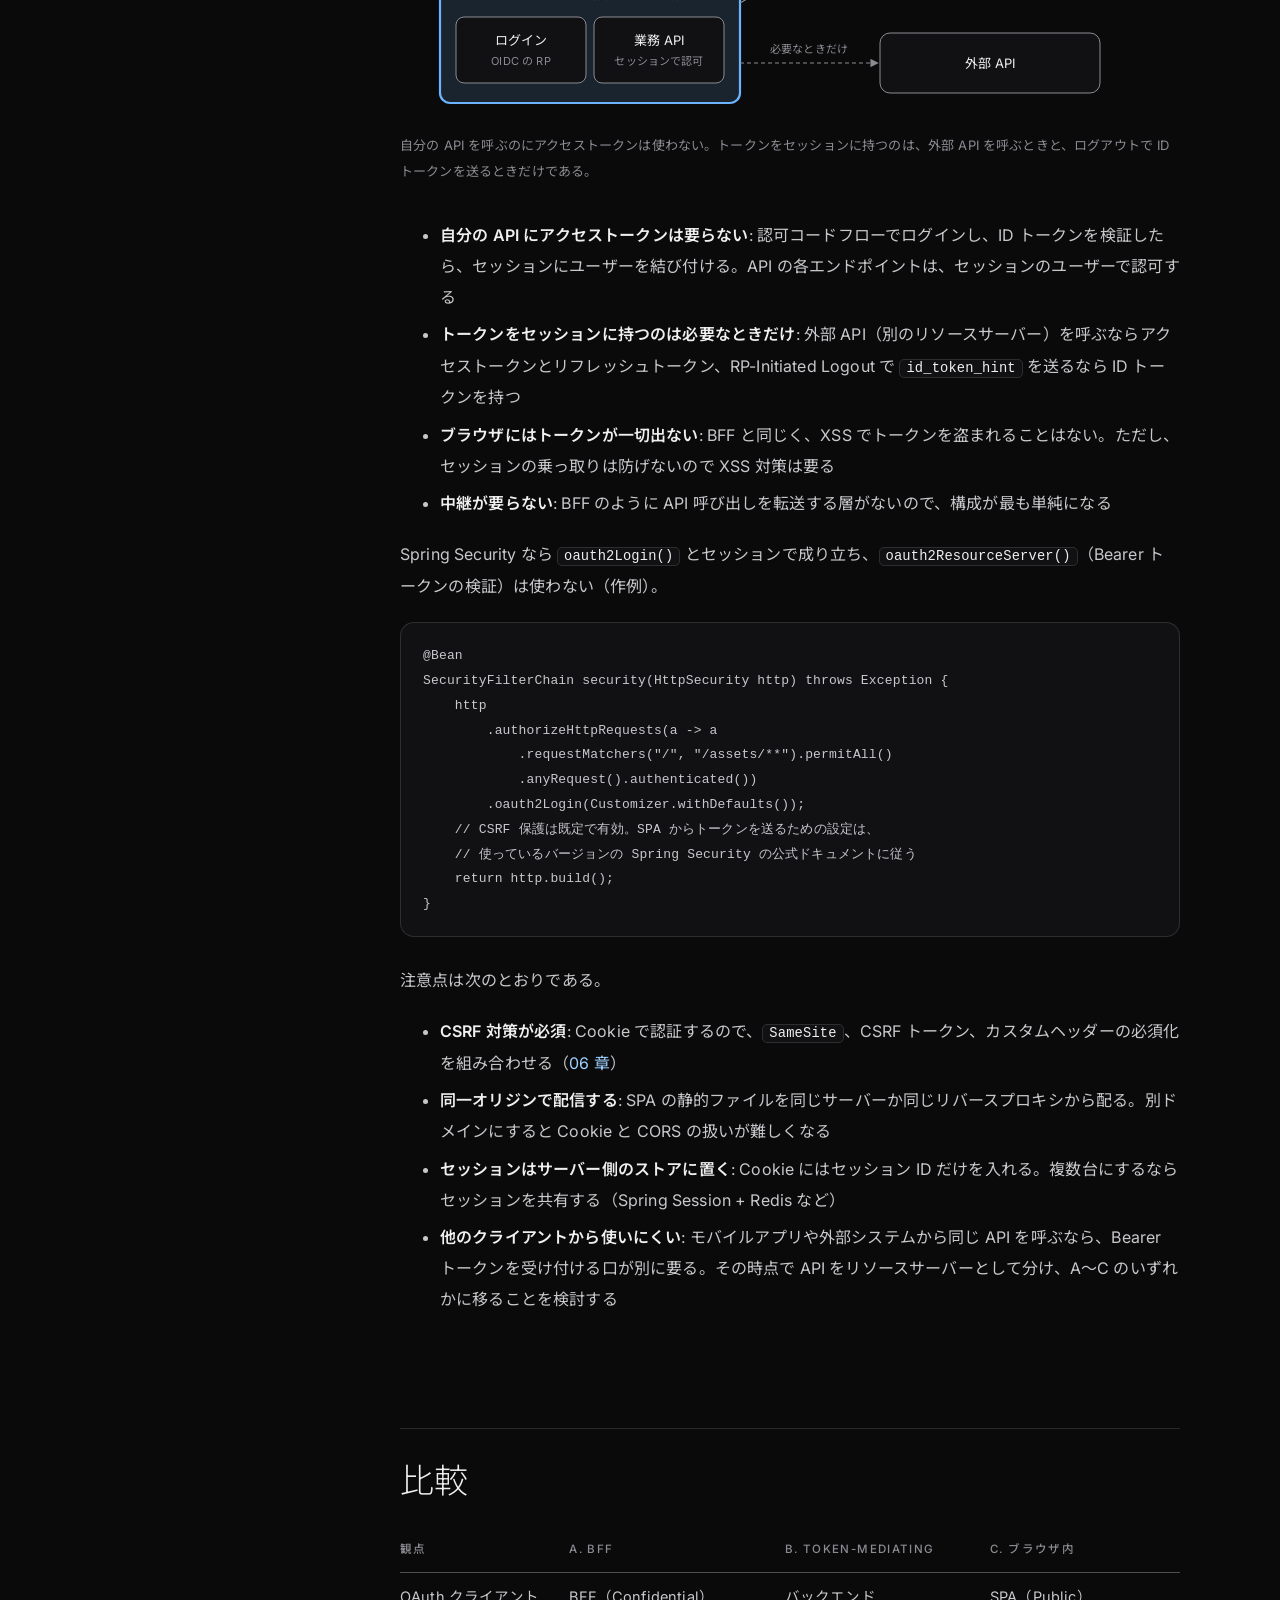
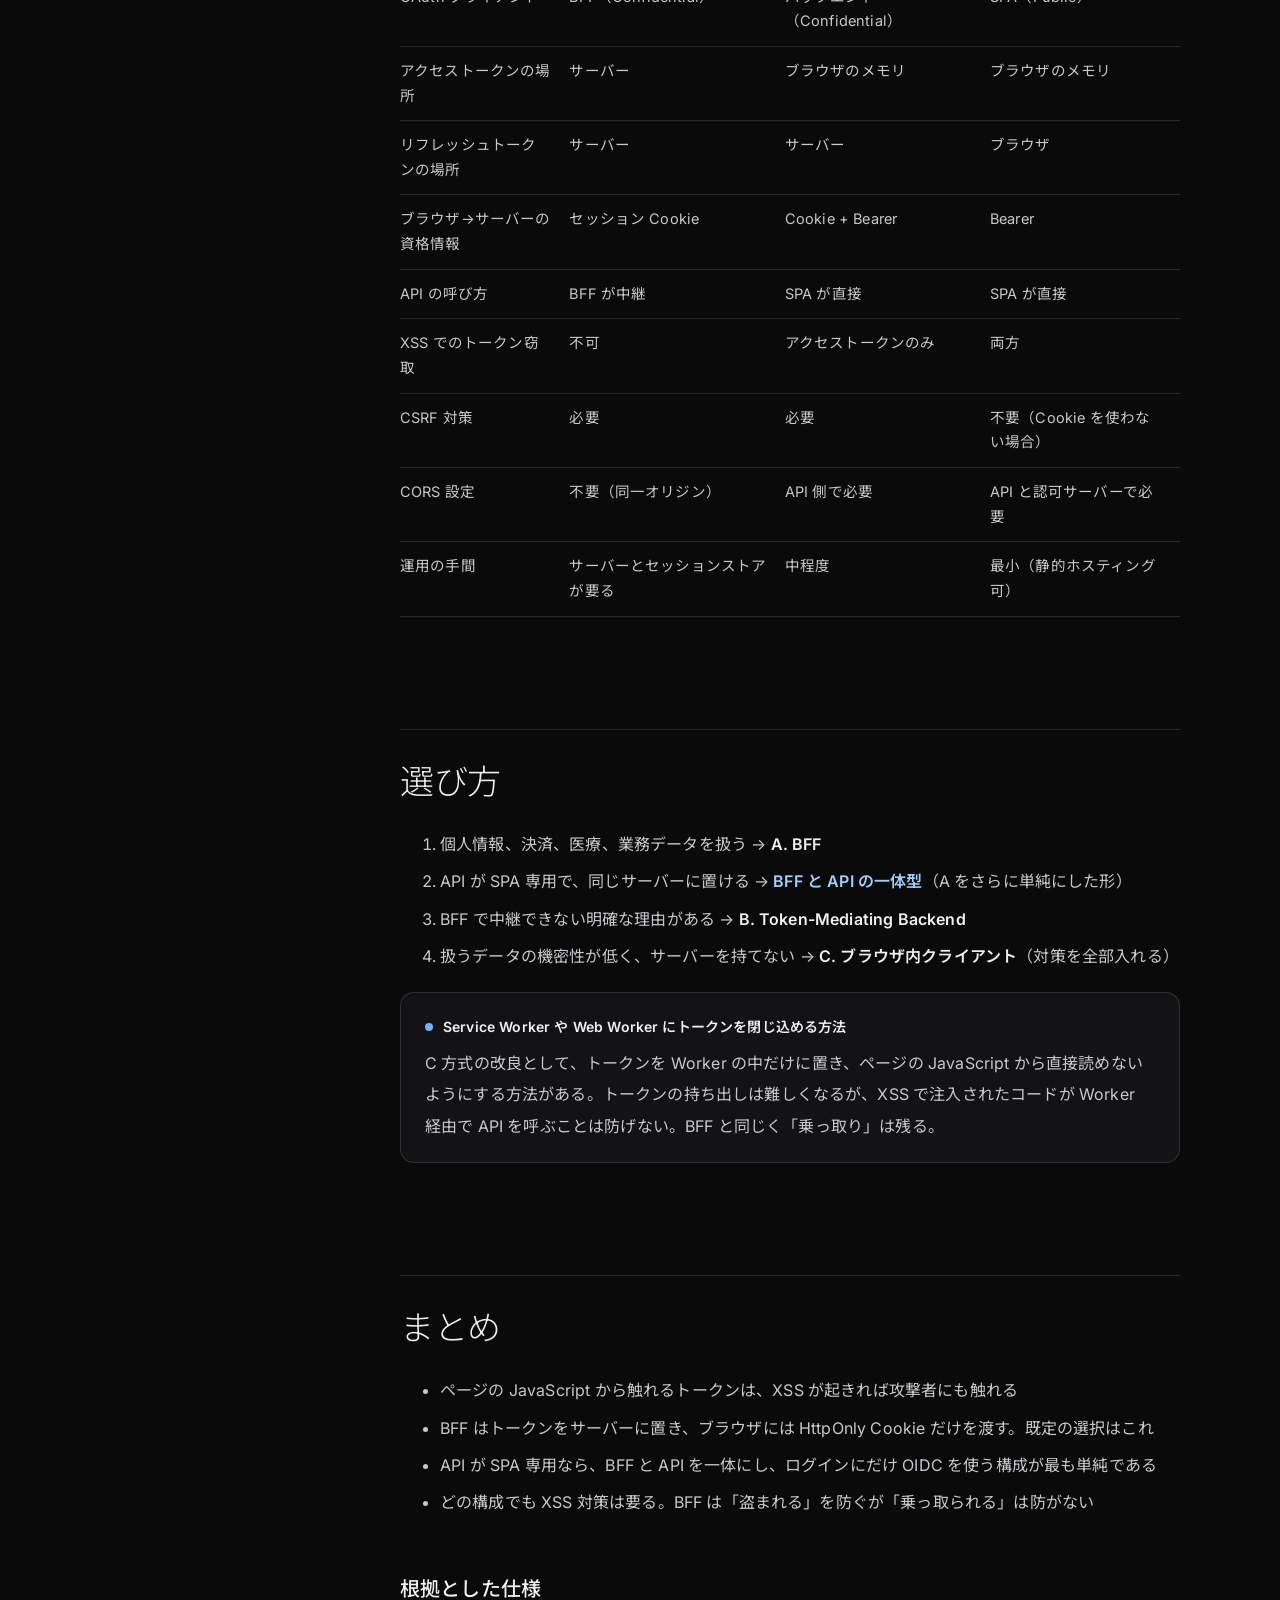
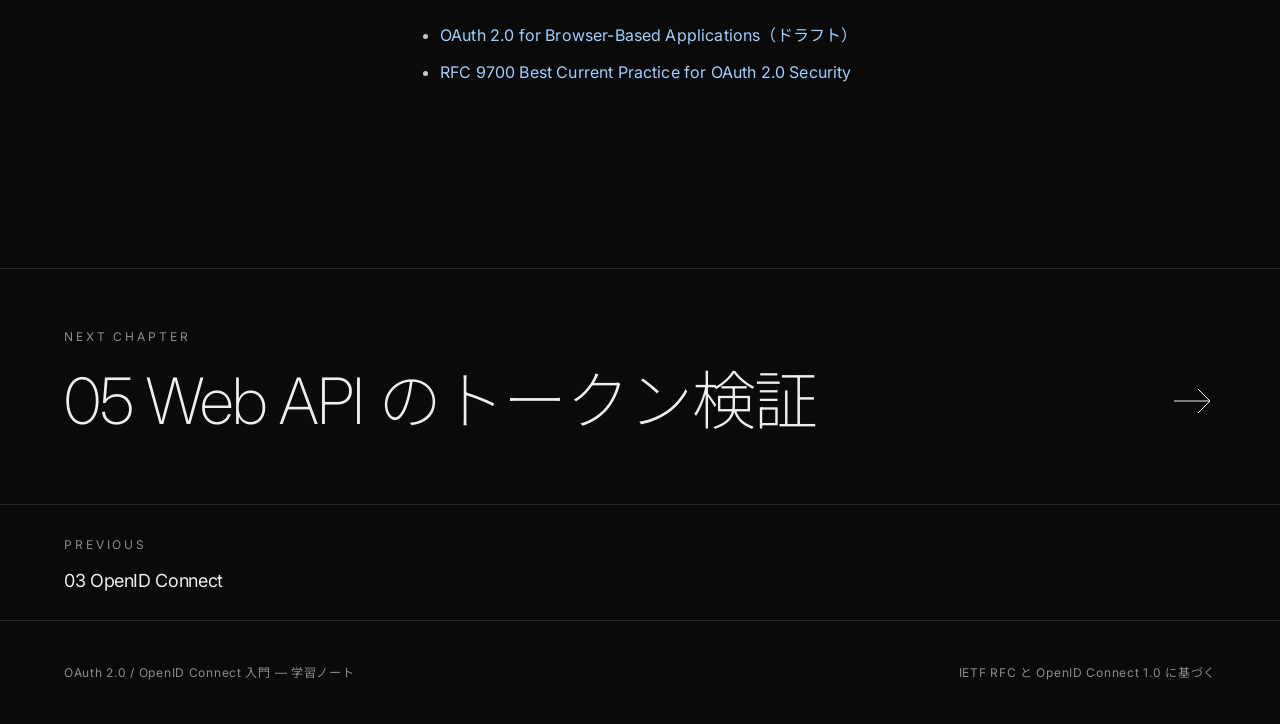
<file: docs/chapters/04-spa-patterns.html>
<!doctype html>
<html lang="ja">
<head>
<meta charset="utf-8">
<meta name="viewport" content="width=device-width, initial-scale=1">
<title>04 SPA × Web API の構成 — OAuth 2.0 / OpenID Connect 入門</title>
<meta name="description" content="SPA × Web API の構成の違いは、トークンをどこに置くかに尽きる。機密性の高いデータを扱うなら BFF を選ぶ。">
<link rel="preconnect" href="https://fonts.googleapis.com">
<link rel="preconnect" href="https://fonts.gstatic.com" crossorigin>
<link rel="stylesheet" href="https://fonts.googleapis.com/css2?family=Inter:wght@200;300;400;500;600&amp;family=Noto+Sans+JP:wght@300;400;500;700&amp;display=swap">
<link rel="stylesheet" href="../assets/site.css">
<script src="../assets/theme.js"></script>
</head>
<body data-root="../" data-page="chapters/04-spa-patterns.html">
<header class="site-header">
  <a class="brand" href="../index.html">oauth<span>/</span>oidc notes</a>
  <div class="header-actions">
    <button class="theme-toggle" type="button" aria-label="配色を切り替える"></button>
    <button class="menu-toggle" type="button" aria-label="章の一覧を開く" aria-expanded="false" aria-controls="menu"><span></span><span></span></button>
  </div>
</header>
<div class="menu-overlay" id="menu"><nav class="menu-list" aria-label="章の一覧"></nav></div>

<section class="hero">
  <div class="hero-bg" aria-hidden="true"></div>
  <div class="hero-inner">
    <p class="eyebrow">Chapter 04</p>
    <h1>SPA × Web API の構成</h1>
    <p class="sub">トークンをどこに置くか</p>
  </div>
  <svg class="hero-arrow" viewBox="0 0 44 64" aria-hidden="true"><path d="M22 0v62M2 42l20 20 20-20"/></svg>
</section>

<div class="page-body">
  <aside class="page-toc" aria-label="このページの目次"><p class="toc-title">目次</p><ul><li><a href="#problem">SPA の難しさ</a></li><li><a href="#patterns">3 つの構成</a><ul><li><a href="#bff">A. BFF</a></li><li><a href="#tmb">B. Token-Mediating Backend</a></li><li><a href="#browser">C. ブラウザ内クライアント</a></li></ul></li><li><a href="#integrated">番外: BFF と API の一体型</a></li><li><a href="#compare">比較</a></li><li><a href="#choose">選び方</a></li><li><a href="#summary">まとめ</a><ul><li><a href="#refs">根拠とした仕様</a></li></ul></li></ul></aside>
  <main class="content">
<article>
<p>SPA × Web API の構成の違いは、<strong>トークンをどこに置くか</strong>に尽きる。機密性の高いデータを扱うなら、トークンをブラウザに置かない <strong>BFF</strong> を選ぶ。</p>

<h2 id="problem">SPA の難しさ</h2>
<p>ブラウザは、同じページで動くすべての JavaScript を同じ権限で動かす。自分のコードも、依存ライブラリも、XSS で注入されたコードも区別しない。したがって、<strong>ページの JavaScript から触れるトークンは、XSS が起きたら攻撃者にも触れる</strong>。</p>
<p>この前提から、IETF のドラフト「OAuth 2.0 for Browser-Based Applications」は 3 つの構成を、安全な順に示している。</p>

<h2 id="patterns">3 つの構成</h2>
<figure class="xp-figure">
<svg viewBox="0 0 760 400" role="img" aria-label="BFF 方式とブラウザ内クライアント方式の比較">
  <defs><marker id="pt-arrow" viewBox="0 0 10 10" refX="9" refY="5" markerWidth="7" markerHeight="7" orient="auto-start-reverse"><path class="xp-arrow" d="M0 0L10 5L0 10z"/></marker></defs>
  <text class="xp-accent" x="40" y="30">A. BFF</text>
  <rect class="xp-box" x="40" y="48" width="300" height="64" rx="10"/>
  <text class="xp-text" x="190" y="76" text-anchor="middle">ブラウザ（SPA）</text>
  <text class="xp-small" x="190" y="97" text-anchor="middle">トークンを持たない</text>
  <path class="xp-line" d="M190 112V170" marker-end="url(#pt-arrow)"/>
  <text class="xp-small" x="202" y="146">HttpOnly Cookie</text>
  <rect class="xp-hot" x="40" y="172" width="300" height="64" rx="10"/>
  <text class="xp-text" x="190" y="200" text-anchor="middle">BFF（同一オリジン）</text>
  <text class="xp-small" x="190" y="221" text-anchor="middle">トークンをサーバー側に保管</text>
  <path class="xp-line" d="M110 236V318" marker-end="url(#pt-arrow)"/>
  <text class="xp-small" x="122" y="282">トークン取得</text>
  <path class="xp-line" d="M270 236V318" marker-end="url(#pt-arrow)"/>
  <text class="xp-small" x="282" y="282">Bearer</text>
  <rect class="xp-box" x="40" y="320" width="140" height="56" rx="10"/>
  <text class="xp-text" x="110" y="353" text-anchor="middle">認可サーバー</text>
  <rect class="xp-box" x="200" y="320" width="140" height="56" rx="10"/>
  <text class="xp-text" x="270" y="353" text-anchor="middle">Web API</text>

  <path class="xp-dash" d="M380 20V384"/>

  <text class="xp-accent" x="420" y="30">C. ブラウザ内クライアント</text>
  <rect class="xp-hot" x="420" y="48" width="300" height="64" rx="10"/>
  <text class="xp-text" x="570" y="76" text-anchor="middle">ブラウザ（SPA）</text>
  <text class="xp-small" x="570" y="97" text-anchor="middle">トークンを JavaScript のメモリに保管</text>
  <path class="xp-line" d="M490 112V318" marker-end="url(#pt-arrow)"/>
  <text class="xp-small" x="502" y="282">トークン取得</text>
  <path class="xp-line" d="M650 112V318" marker-end="url(#pt-arrow)"/>
  <text class="xp-small" x="662" y="282">Bearer</text>
  <text class="xp-warn" x="570" y="190" text-anchor="middle">XSS で</text>
  <text class="xp-warn" x="570" y="208" text-anchor="middle">トークンを盗まれ得る</text>
  <rect class="xp-box" x="420" y="320" width="140" height="56" rx="10"/>
  <text class="xp-text" x="490" y="353" text-anchor="middle">認可サーバー</text>
  <rect class="xp-box" x="580" y="320" width="140" height="56" rx="10"/>
  <text class="xp-text" x="650" y="353" text-anchor="middle">Web API</text>
</svg>
<figcaption>強調した箱がトークンを持つ場所。B 方式は、A の BFF がアクセストークンだけをブラウザに渡す形である。</figcaption>
</figure>

<h3 id="bff">A. BFF（Backend for Frontend）</h3>
<p>SPA と同じオリジンに置いたサーバー（BFF）が、Confidential client として OAuth のフローを回す。トークンは BFF のセッションに保管し、ブラウザには <strong>HttpOnly のセッション Cookie</strong> だけを渡す。SPA からの API 呼び出しは BFF が中継し、アクセストークンを付けて Web API へ送る。</p>
<ul>
<li>XSS が起きても<strong>トークン自体は盗まれない</strong>。ただし攻撃者は、被害者のブラウザから BFF 経由で API を呼べる（セッションの乗っ取り）。XSS 対策は依然として必要である</li>
<li>Cookie を使うので、<strong>CSRF 対策が必要</strong>になる（<a href="06-threats.html">06 章</a>）</li>
<li>SPA と BFF が同一オリジンなら、<strong>CORS は不要</strong>になる</li>
</ul>

<h3 id="tmb">B. Token-Mediating Backend</h3>
<p>バックエンドが OAuth のフローを回し、リフレッシュトークンは自分で持つ。<strong>アクセストークンだけ</strong>を SPA に渡し、SPA は Web API を直接呼ぶ。</p>
<ul>
<li>リフレッシュトークンは守れるが、アクセストークンは XSS で盗まれ得る</li>
<li>API を BFF で中継できない事情（遅延、既存の API ゲートウェイなど）がある場合の折衷案である</li>
</ul>

<h3 id="browser">C. ブラウザ内クライアント</h3>
<p>SPA 自身が Public client として認可コード + PKCE を回し、トークンをブラウザ内に持つ。oidc-client-ts や各 IdP の SDK が使う方式である。</p>
<ul>
<li>静的ホスティングだけで動き、<strong>構成が最も簡単</strong></li>
<li>XSS が起きると、アクセストークンとリフレッシュトークンの<strong>両方を盗まれ得る</strong>。盗まれたトークンは攻撃者の環境から使える</li>
<li>採用するなら、リフレッシュトークンのローテーション、短い寿命、厳格な CSP を必須にする</li>
</ul>

<h2 id="integrated">番外: BFF と API の一体型</h2>
<p>A〜C は、SPA が<strong>アクセストークンで Web API を呼ぶ</strong>ことを前提にしている。しかし、API が SPA 専用で、SPA と同じサーバーに置けるなら、<strong>BFF と API を 1 つのアプリにまとめられる</strong>。ログインにだけ OIDC を使い、その後はサーバー側のセッションで本人を識別する。従来型の Web アプリと同じ構成である。</p>
<figure class="xp-figure">
<svg viewBox="0 0 760 290" role="img" aria-label="BFF と API を一体にした構成。ブラウザはセッション Cookie だけを持ち、IdP にはログイン時だけアクセスする">
  <defs><marker id="ig-arrow" viewBox="0 0 10 10" refX="9" refY="5" markerWidth="7" markerHeight="7" orient="auto-start-reverse"><path class="xp-arrow" d="M0 0L10 5L0 10z"/></marker></defs>
  <rect class="xp-box" x="40" y="20" width="300" height="60" rx="10"/>
  <text class="xp-text" x="190" y="46" text-anchor="middle">ブラウザ（SPA）</text>
  <text class="xp-small" x="190" y="66" text-anchor="middle">トークンを持たない</text>
  <path class="xp-line" d="M190 80V138" marker-end="url(#ig-arrow)"/>
  <text class="xp-small" x="202" y="114">HttpOnly Cookie（セッション ID）</text>
  <rect class="xp-hot" x="40" y="140" width="300" height="130" rx="10"/>
  <text class="xp-text" x="190" y="166" text-anchor="middle">アプリサーバー（同一オリジン）</text>
  <rect class="xp-box" x="56" y="184" width="130" height="66" rx="8"/>
  <text class="xp-text" x="121" y="212" text-anchor="middle">ログイン</text>
  <text class="xp-small" x="121" y="232" text-anchor="middle">OIDC の RP</text>
  <rect class="xp-box" x="194" y="184" width="130" height="66" rx="8"/>
  <text class="xp-text" x="259" y="212" text-anchor="middle">業務 API</text>
  <text class="xp-small" x="259" y="232" text-anchor="middle">セッションで認可</text>
  <rect class="xp-box" x="480" y="50" width="220" height="60" rx="10"/>
  <text class="xp-text" x="590" y="85" text-anchor="middle">IdP（OP）</text>
  <path class="xp-line" d="M340 170L478 90" marker-end="url(#ig-arrow)"/>
  <text class="xp-small" x="430" y="150">ログイン時のみ</text>
  <rect class="xp-box" x="480" y="200" width="220" height="60" rx="10"/>
  <text class="xp-text" x="590" y="235" text-anchor="middle">外部 API</text>
  <path class="xp-dash" d="M340 230H478" marker-end="url(#ig-arrow)"/>
  <text class="xp-small" x="409" y="220" text-anchor="middle">必要なときだけ</text>
</svg>
<figcaption>自分の API を呼ぶのにアクセストークンは使わない。トークンをセッションに持つのは、外部 API を呼ぶときと、ログアウトで ID トークンを送るときだけである。</figcaption>
</figure>
<ul>
<li><strong>自分の API にアクセストークンは要らない</strong>: 認可コードフローでログインし、ID トークンを検証したら、セッションにユーザーを結び付ける。API の各エンドポイントは、セッションのユーザーで認可する</li>
<li><strong>トークンをセッションに持つのは必要なときだけ</strong>: 外部 API（別のリソースサーバー）を呼ぶならアクセストークンとリフレッシュトークン、RP-Initiated Logout で <code>id_token_hint</code> を送るなら ID トークンを持つ</li>
<li><strong>ブラウザにはトークンが一切出ない</strong>: BFF と同じく、XSS でトークンを盗まれることはない。ただし、セッションの乗っ取りは防げないので XSS 対策は要る</li>
<li><strong>中継が要らない</strong>: BFF のように API 呼び出しを転送する層がないので、構成が最も単純になる</li>
</ul>
<p>Spring Security なら <code>oauth2Login()</code> とセッションで成り立ち、<code>oauth2ResourceServer()</code>（Bearer トークンの検証）は使わない（作例）。</p>
<pre><code class="language-java">@Bean
SecurityFilterChain security(HttpSecurity http) throws Exception {
    http
        .authorizeHttpRequests(a -> a
            .requestMatchers("/", "/assets/**").permitAll()
            .anyRequest().authenticated())
        .oauth2Login(Customizer.withDefaults());
    // CSRF 保護は既定で有効。SPA からトークンを送るための設定は、
    // 使っているバージョンの Spring Security の公式ドキュメントに従う
    return http.build();
}
</code></pre>
<p>注意点は次のとおりである。</p>
<ul>
<li><strong>CSRF 対策が必須</strong>: Cookie で認証するので、<code>SameSite</code>、CSRF トークン、カスタムヘッダーの必須化を組み合わせる（<a href="06-threats.html">06 章</a>）</li>
<li><strong>同一オリジンで配信する</strong>: SPA の静的ファイルを同じサーバーか同じリバースプロキシから配る。別ドメインにすると Cookie と CORS の扱いが難しくなる</li>
<li><strong>セッションはサーバー側のストアに置く</strong>: Cookie にはセッション ID だけを入れる。複数台にするならセッションを共有する（Spring Session + Redis など）</li>
<li><strong>他のクライアントから使いにくい</strong>: モバイルアプリや外部システムから同じ API を呼ぶなら、Bearer トークンを受け付ける口が別に要る。その時点で API をリソースサーバーとして分け、A〜C のいずれかに移ることを検討する</li>
</ul>

<h2 id="compare">比較</h2>
<table>
<thead><tr><th>観点</th><th>A. BFF</th><th>B. Token-Mediating</th><th>C. ブラウザ内</th></tr></thead>
<tbody>
<tr><td>OAuth クライアント</td><td>BFF（Confidential）</td><td>バックエンド（Confidential）</td><td>SPA（Public）</td></tr>
<tr><td>アクセストークンの場所</td><td>サーバー</td><td>ブラウザのメモリ</td><td>ブラウザのメモリ</td></tr>
<tr><td>リフレッシュトークンの場所</td><td>サーバー</td><td>サーバー</td><td>ブラウザ</td></tr>
<tr><td>ブラウザ→サーバーの資格情報</td><td>セッション Cookie</td><td>Cookie + Bearer</td><td>Bearer</td></tr>
<tr><td>API の呼び方</td><td>BFF が中継</td><td>SPA が直接</td><td>SPA が直接</td></tr>
<tr><td>XSS でのトークン窃取</td><td>不可</td><td>アクセストークンのみ</td><td>両方</td></tr>
<tr><td>CSRF 対策</td><td>必要</td><td>必要</td><td>不要（Cookie を使わない場合）</td></tr>
<tr><td>CORS 設定</td><td>不要（同一オリジン）</td><td>API 側で必要</td><td>API と認可サーバーで必要</td></tr>
<tr><td>運用の手間</td><td>サーバーとセッションストアが要る</td><td>中程度</td><td>最小（静的ホスティング可）</td></tr>
</tbody>
</table>

<h2 id="choose">選び方</h2>
<ol>
<li>個人情報、決済、医療、業務データを扱う → <strong>A. BFF</strong></li>
<li>API が SPA 専用で、同じサーバーに置ける → <strong><a href="#integrated">BFF と API の一体型</a></strong>（A をさらに単純にした形）</li>
<li>BFF で中継できない明確な理由がある → <strong>B. Token-Mediating Backend</strong></li>
<li>扱うデータの機密性が低く、サーバーを持てない → <strong>C. ブラウザ内クライアント</strong>（対策を全部入れる）</li>
</ol>
<div class="admonition">
<p class="admonition-title">Service Worker や Web Worker にトークンを閉じ込める方法</p>
<p>C 方式の改良として、トークンを Worker の中だけに置き、ページの JavaScript から直接読めないようにする方法がある。トークンの持ち出しは難しくなるが、XSS で注入されたコードが Worker 経由で API を呼ぶことは防げない。BFF と同じく「乗っ取り」は残る。</p>
</div>

<h2 id="summary">まとめ</h2>
<ul>
<li>ページの JavaScript から触れるトークンは、XSS が起きれば攻撃者にも触れる</li>
<li>BFF はトークンをサーバーに置き、ブラウザには HttpOnly Cookie だけを渡す。既定の選択はこれ</li>
<li>API が SPA 専用なら、BFF と API を一体にし、ログインにだけ OIDC を使う構成が最も単純である</li>
<li>どの構成でも XSS 対策は要る。BFF は「盗まれる」を防ぐが「乗っ取られる」は防がない</li>
</ul>
<h3 id="refs">根拠とした仕様</h3>
<ul>
<li><a href="https://datatracker.ietf.org/doc/draft-ietf-oauth-browser-based-apps/">OAuth 2.0 for Browser-Based Applications（ドラフト）</a></li>
<li><a href="https://datatracker.ietf.org/doc/html/rfc9700">RFC 9700 Best Current Practice for OAuth 2.0 Security</a></li>
</ul>
</article>
  </main>
</div>

<nav class="pager" aria-label="ほかの章へ"></nav>
<footer class="site-footer">
  <span>OAuth 2.0 / OpenID Connect 入門 — 学習ノート</span>
  <span>IETF RFC と OpenID Connect 1.0 に基づく</span>
</footer>
<script src="../assets/nav.js"></script>
</body>
</html>
</file>
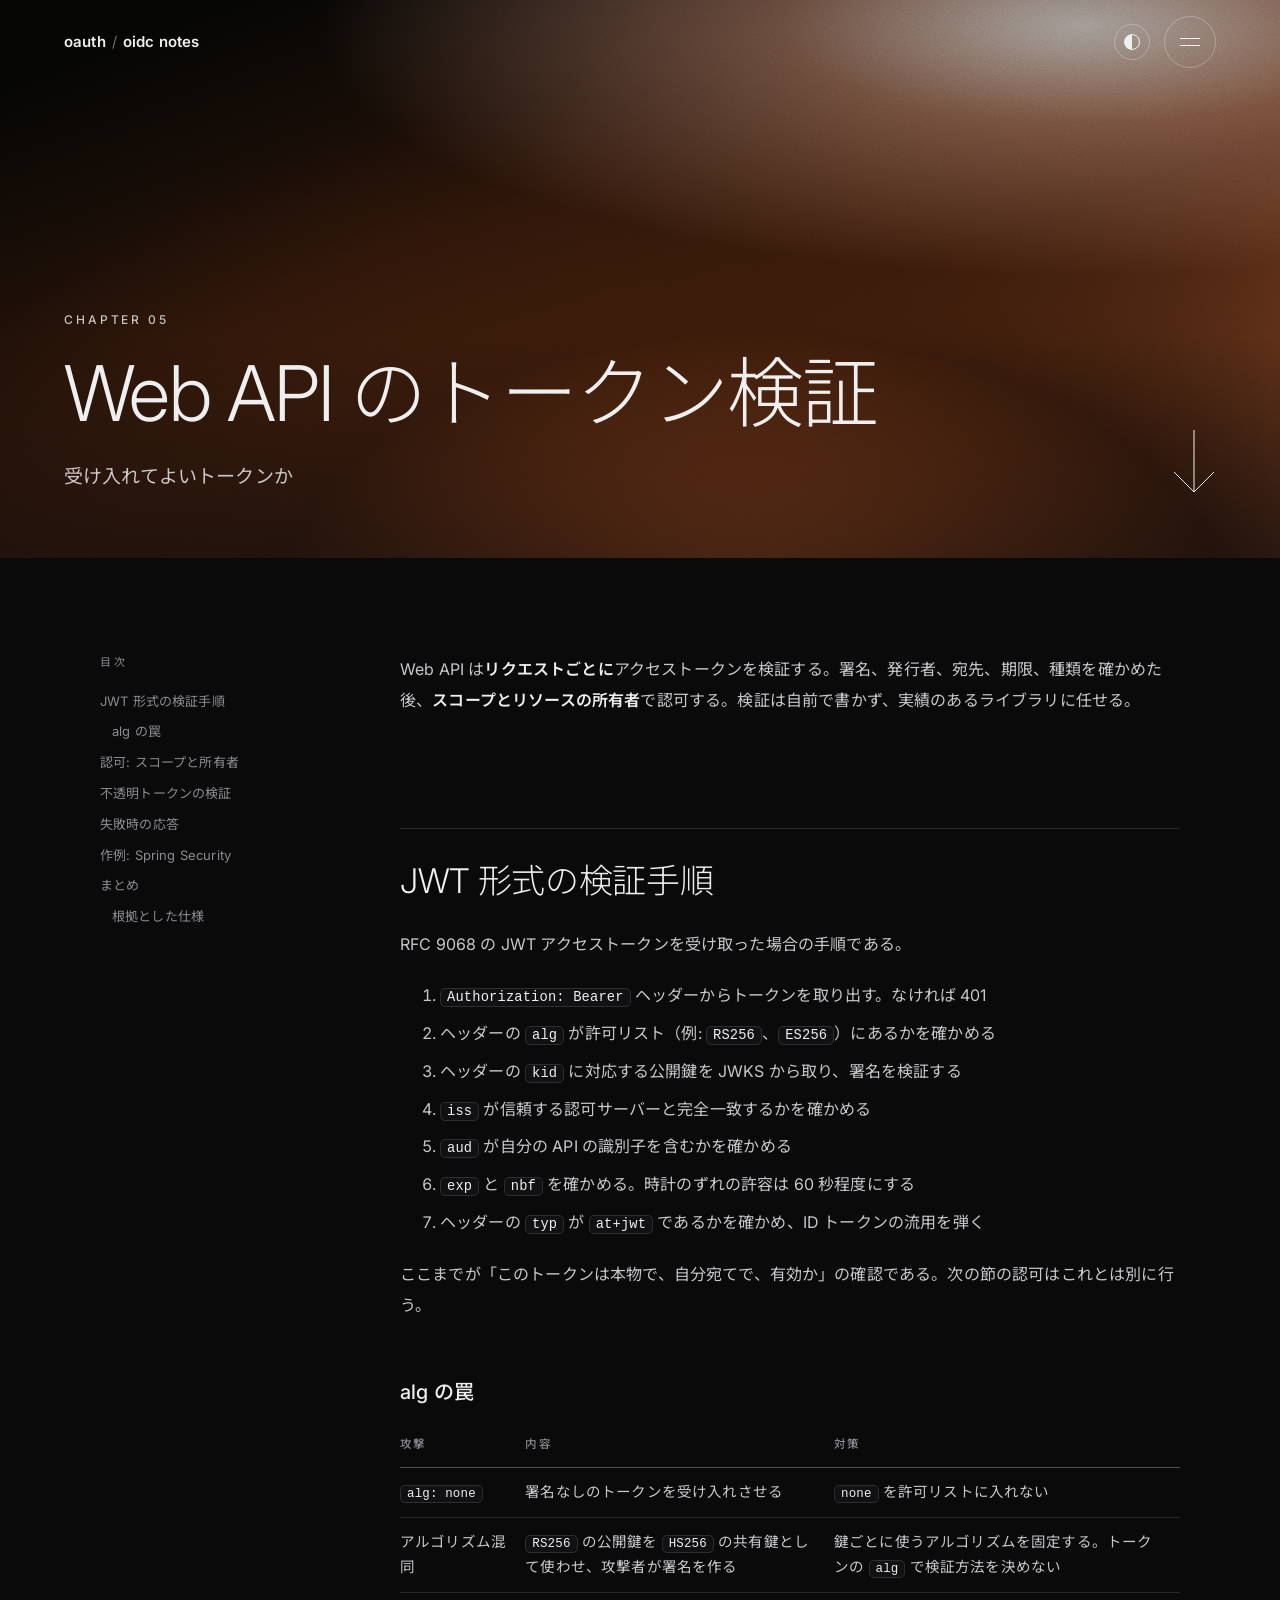
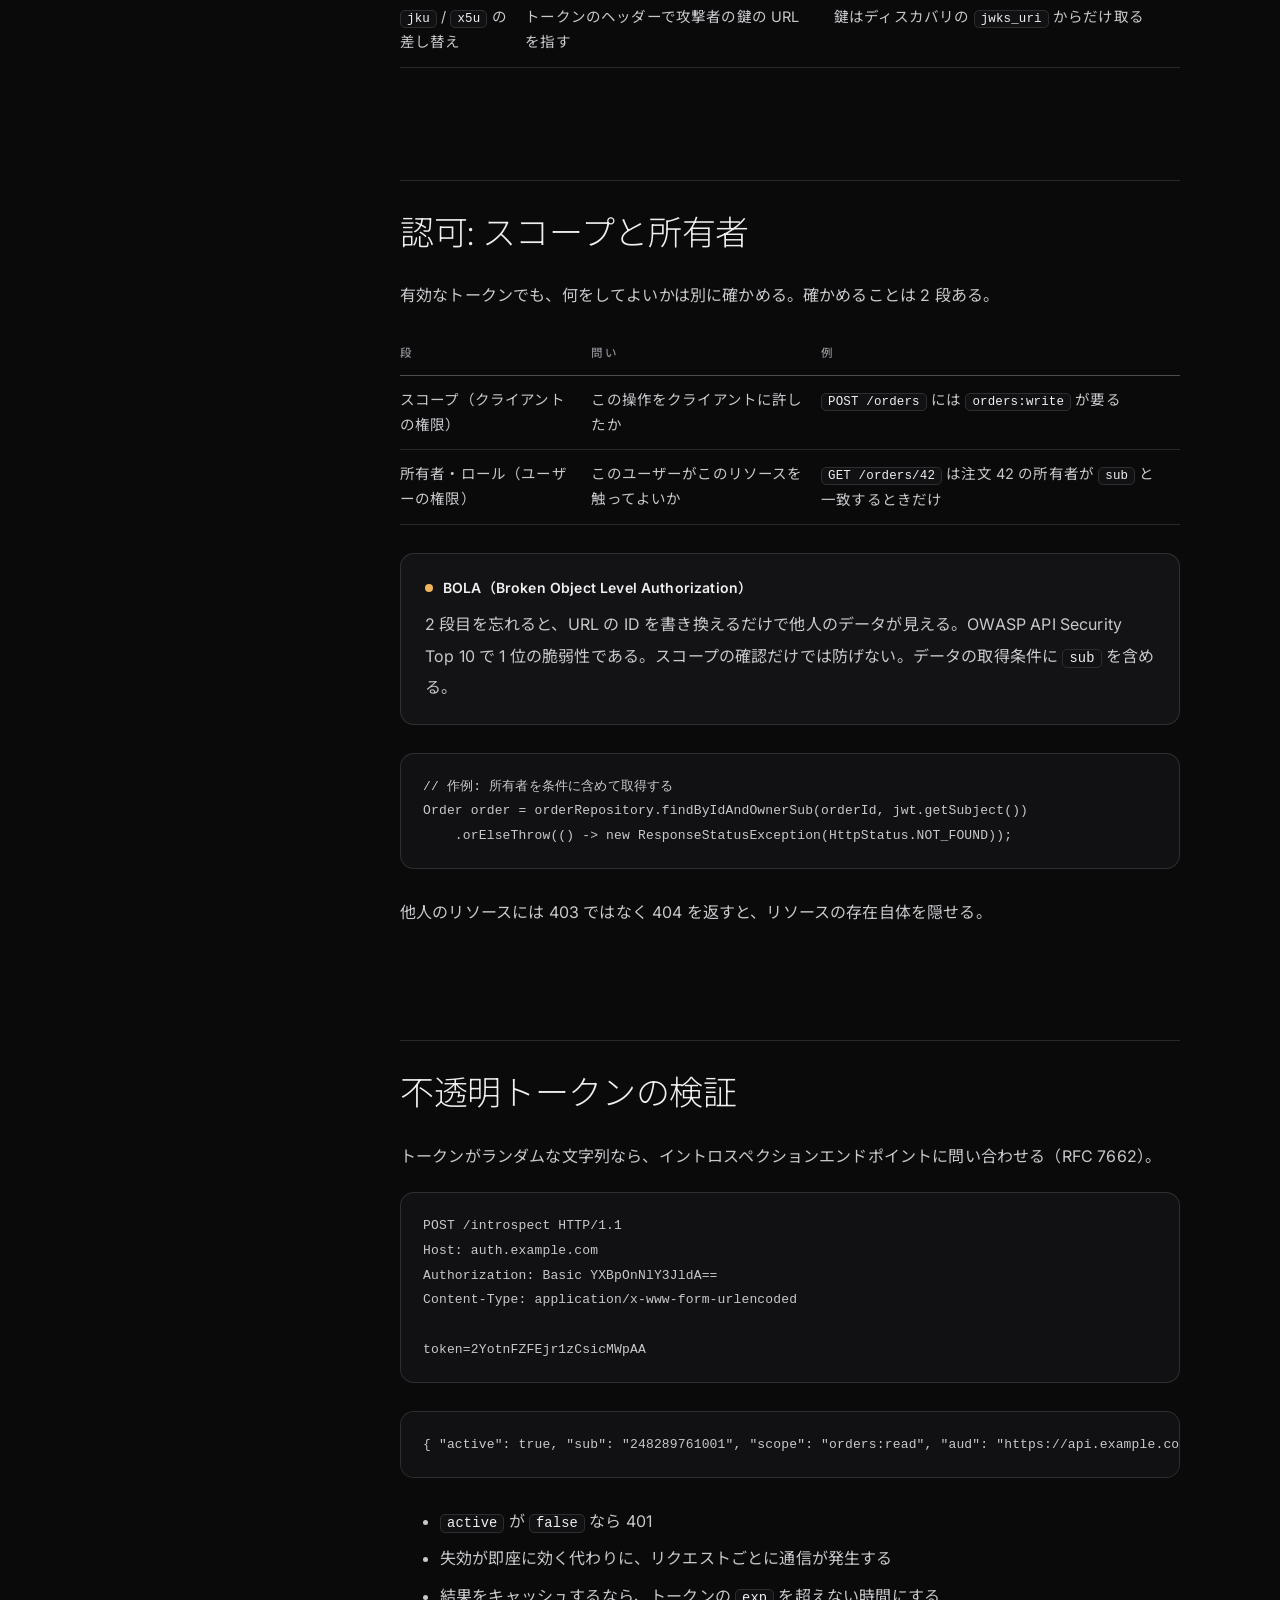
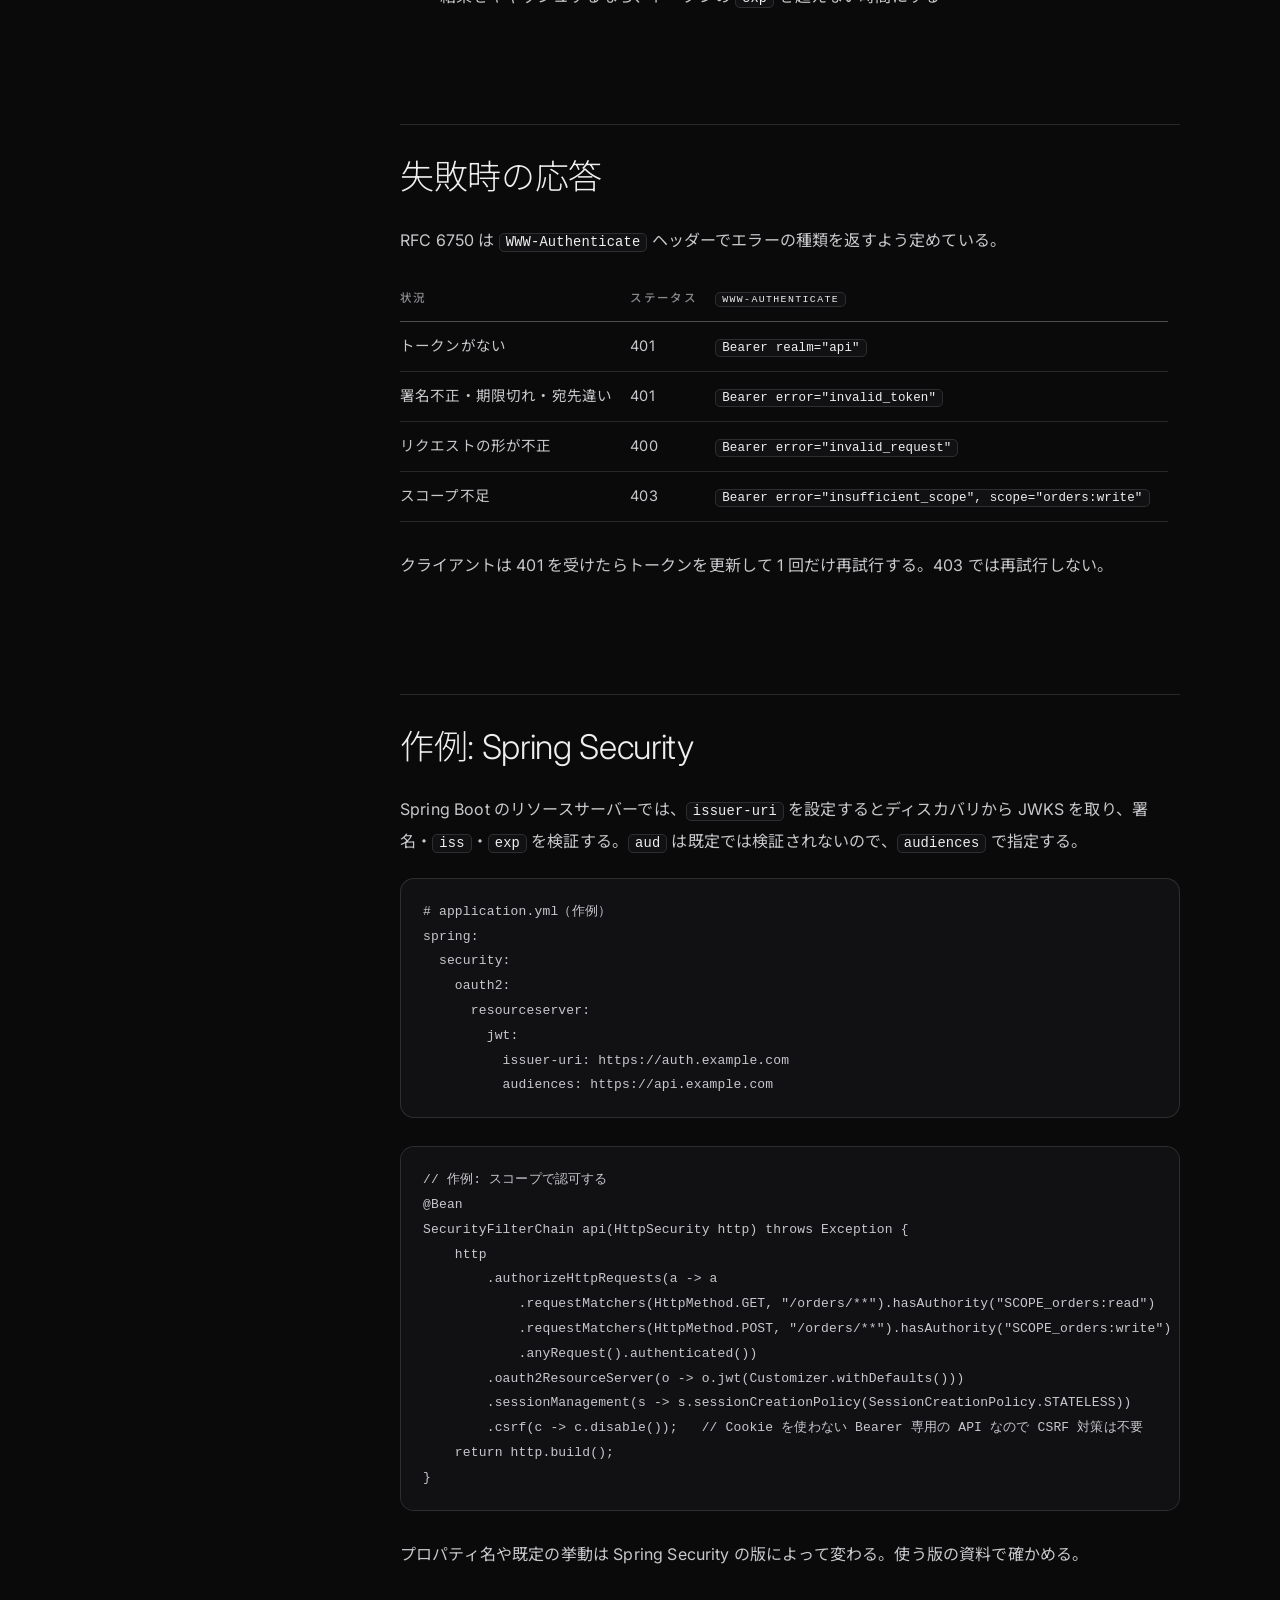
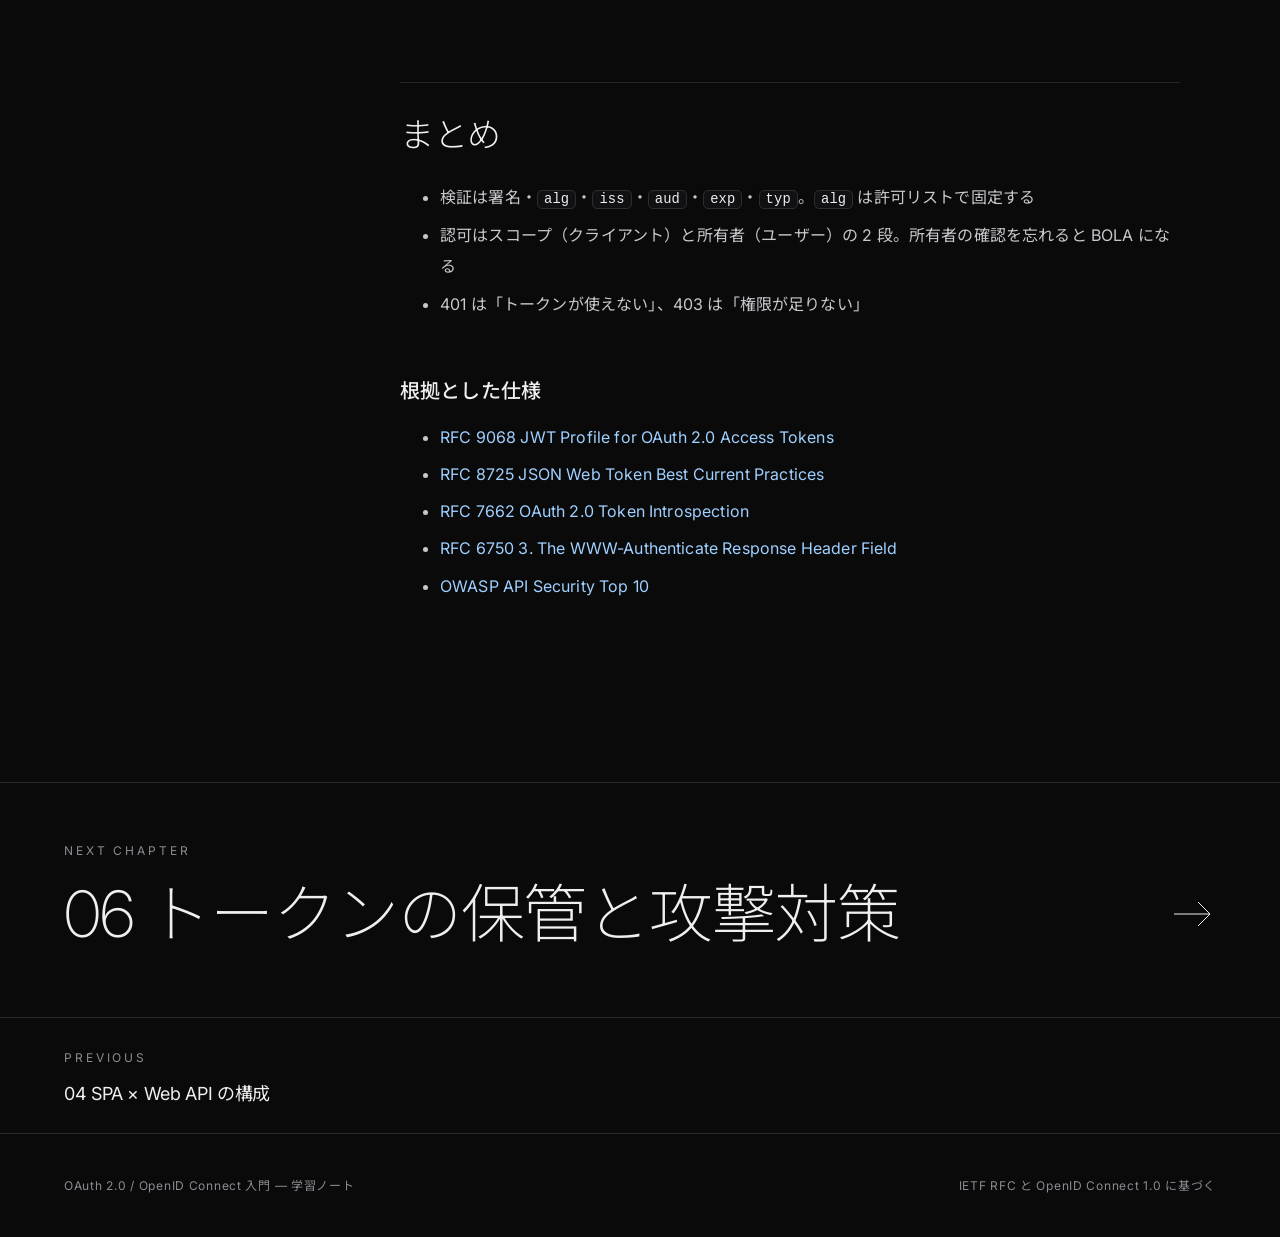
<file: docs/chapters/05-api-validation.html>
<!doctype html>
<html lang="ja">
<head>
<meta charset="utf-8">
<meta name="viewport" content="width=device-width, initial-scale=1">
<title>05 Web API のトークン検証 — OAuth 2.0 / OpenID Connect 入門</title>
<meta name="description" content="Web API はリクエストごとにアクセストークンを検証する。署名、発行者、宛先、期限、種類を確かめた後、スコープとリソースの所有者で認可する。">
<link rel="preconnect" href="https://fonts.googleapis.com">
<link rel="preconnect" href="https://fonts.gstatic.com" crossorigin>
<link rel="stylesheet" href="https://fonts.googleapis.com/css2?family=Inter:wght@200;300;400;500;600&amp;family=Noto+Sans+JP:wght@300;400;500;700&amp;display=swap">
<link rel="stylesheet" href="../assets/site.css">
<script src="../assets/theme.js"></script>
</head>
<body data-root="../" data-page="chapters/05-api-validation.html">
<header class="site-header">
  <a class="brand" href="../index.html">oauth<span>/</span>oidc notes</a>
  <div class="header-actions">
    <button class="theme-toggle" type="button" aria-label="配色を切り替える"></button>
    <button class="menu-toggle" type="button" aria-label="章の一覧を開く" aria-expanded="false" aria-controls="menu"><span></span><span></span></button>
  </div>
</header>
<div class="menu-overlay" id="menu"><nav class="menu-list" aria-label="章の一覧"></nav></div>

<section class="hero">
  <div class="hero-bg" aria-hidden="true"></div>
  <div class="hero-inner">
    <p class="eyebrow">Chapter 05</p>
    <h1>Web API のトークン検証</h1>
    <p class="sub">受け入れてよいトークンか</p>
  </div>
  <svg class="hero-arrow" viewBox="0 0 44 64" aria-hidden="true"><path d="M22 0v62M2 42l20 20 20-20"/></svg>
</section>

<div class="page-body">
  <aside class="page-toc" aria-label="このページの目次"><p class="toc-title">目次</p><ul><li><a href="#jwt">JWT 形式の検証手順</a><ul><li><a href="#alg">alg の罠</a></li></ul></li><li><a href="#authz">認可: スコープと所有者</a></li><li><a href="#opaque">不透明トークンの検証</a></li><li><a href="#errors">失敗時の応答</a></li><li><a href="#example">作例: Spring Security</a></li><li><a href="#summary">まとめ</a><ul><li><a href="#refs">根拠とした仕様</a></li></ul></li></ul></aside>
  <main class="content">
<article>
<p>Web API は<strong>リクエストごとに</strong>アクセストークンを検証する。署名、発行者、宛先、期限、種類を確かめた後、<strong>スコープとリソースの所有者</strong>で認可する。検証は自前で書かず、実績のあるライブラリに任せる。</p>

<h2 id="jwt">JWT 形式の検証手順</h2>
<p>RFC 9068 の JWT アクセストークンを受け取った場合の手順である。</p>
<ol>
<li><code>Authorization: Bearer</code> ヘッダーからトークンを取り出す。なければ 401</li>
<li>ヘッダーの <code>alg</code> が許可リスト（例: <code>RS256</code>、<code>ES256</code>）にあるかを確かめる</li>
<li>ヘッダーの <code>kid</code> に対応する公開鍵を JWKS から取り、署名を検証する</li>
<li><code>iss</code> が信頼する認可サーバーと完全一致するかを確かめる</li>
<li><code>aud</code> が自分の API の識別子を含むかを確かめる</li>
<li><code>exp</code> と <code>nbf</code> を確かめる。時計のずれの許容は 60 秒程度にする</li>
<li>ヘッダーの <code>typ</code> が <code>at+jwt</code> であるかを確かめ、ID トークンの流用を弾く</li>
</ol>
<p>ここまでが「このトークンは本物で、自分宛てで、有効か」の確認である。次の節の認可はこれとは別に行う。</p>
<h3 id="alg">alg の罠</h3>
<table>
<thead><tr><th>攻撃</th><th>内容</th><th>対策</th></tr></thead>
<tbody>
<tr><td><code>alg: none</code></td><td>署名なしのトークンを受け入れさせる</td><td><code>none</code> を許可リストに入れない</td></tr>
<tr><td>アルゴリズム混同</td><td><code>RS256</code> の公開鍵を <code>HS256</code> の共有鍵として使わせ、攻撃者が署名を作る</td><td>鍵ごとに使うアルゴリズムを固定する。トークンの <code>alg</code> で検証方法を決めない</td></tr>
<tr><td><code>jku</code> / <code>x5u</code> の差し替え</td><td>トークンのヘッダーで攻撃者の鍵の URL を指す</td><td>鍵はディスカバリの <code>jwks_uri</code> からだけ取る</td></tr>
</tbody>
</table>

<h2 id="authz">認可: スコープと所有者</h2>
<p>有効なトークンでも、何をしてよいかは別に確かめる。確かめることは 2 段ある。</p>
<table>
<thead><tr><th>段</th><th>問い</th><th>例</th></tr></thead>
<tbody>
<tr><td>スコープ（クライアントの権限）</td><td>この操作をクライアントに許したか</td><td><code>POST /orders</code> には <code>orders:write</code> が要る</td></tr>
<tr><td>所有者・ロール（ユーザーの権限）</td><td>このユーザーがこのリソースを触ってよいか</td><td><code>GET /orders/42</code> は注文 42 の所有者が <code>sub</code> と一致するときだけ</td></tr>
</tbody>
</table>
<div class="admonition warning">
<p class="admonition-title">BOLA（Broken Object Level Authorization）</p>
<p>2 段目を忘れると、URL の ID を書き換えるだけで他人のデータが見える。OWASP API Security Top 10 で 1 位の脆弱性である。スコープの確認だけでは防げない。データの取得条件に <code>sub</code> を含める。</p>
</div>
<pre><code class="language-java">// 作例: 所有者を条件に含めて取得する
Order order = orderRepository.findByIdAndOwnerSub(orderId, jwt.getSubject())
    .orElseThrow(() -&gt; new ResponseStatusException(HttpStatus.NOT_FOUND));
</code></pre>
<p>他人のリソースには 403 ではなく 404 を返すと、リソースの存在自体を隠せる。</p>

<h2 id="opaque">不透明トークンの検証</h2>
<p>トークンがランダムな文字列なら、イントロスペクションエンドポイントに問い合わせる（RFC 7662）。</p>
<pre><code class="language-http">POST /introspect HTTP/1.1
Host: auth.example.com
Authorization: Basic YXBpOnNlY3JldA==
Content-Type: application/x-www-form-urlencoded

token=2YotnFZFEjr1zCsicMWpAA
</code></pre>
<pre><code class="language-json">{ "active": true, "sub": "248289761001", "scope": "orders:read", "aud": "https://api.example.com", "exp": 1762590000 }
</code></pre>
<ul>
<li><code>active</code> が <code>false</code> なら 401</li>
<li>失効が即座に効く代わりに、リクエストごとに通信が発生する</li>
<li>結果をキャッシュするなら、トークンの <code>exp</code> を超えない時間にする</li>
</ul>

<h2 id="errors">失敗時の応答</h2>
<p>RFC 6750 は <code>WWW-Authenticate</code> ヘッダーでエラーの種類を返すよう定めている。</p>
<table>
<thead><tr><th>状況</th><th>ステータス</th><th><code>WWW-Authenticate</code></th></tr></thead>
<tbody>
<tr><td>トークンがない</td><td>401</td><td><code>Bearer realm="api"</code></td></tr>
<tr><td>署名不正・期限切れ・宛先違い</td><td>401</td><td><code>Bearer error="invalid_token"</code></td></tr>
<tr><td>リクエストの形が不正</td><td>400</td><td><code>Bearer error="invalid_request"</code></td></tr>
<tr><td>スコープ不足</td><td>403</td><td><code>Bearer error="insufficient_scope", scope="orders:write"</code></td></tr>
</tbody>
</table>
<p>クライアントは 401 を受けたらトークンを更新して 1 回だけ再試行する。403 では再試行しない。</p>

<h2 id="example">作例: Spring Security</h2>
<p>Spring Boot のリソースサーバーでは、<code>issuer-uri</code> を設定するとディスカバリから JWKS を取り、署名・<code>iss</code>・<code>exp</code> を検証する。<code>aud</code> は既定では検証されないので、<code>audiences</code> で指定する。</p>
<pre><code class="language-yaml"># application.yml（作例）
spring:
  security:
    oauth2:
      resourceserver:
        jwt:
          issuer-uri: https://auth.example.com
          audiences: https://api.example.com
</code></pre>
<pre><code class="language-java">// 作例: スコープで認可する
@Bean
SecurityFilterChain api(HttpSecurity http) throws Exception {
    http
        .authorizeHttpRequests(a -&gt; a
            .requestMatchers(HttpMethod.GET, "/orders/**").hasAuthority("SCOPE_orders:read")
            .requestMatchers(HttpMethod.POST, "/orders/**").hasAuthority("SCOPE_orders:write")
            .anyRequest().authenticated())
        .oauth2ResourceServer(o -&gt; o.jwt(Customizer.withDefaults()))
        .sessionManagement(s -&gt; s.sessionCreationPolicy(SessionCreationPolicy.STATELESS))
        .csrf(c -&gt; c.disable());   // Cookie を使わない Bearer 専用の API なので CSRF 対策は不要
    return http.build();
}
</code></pre>
<p>プロパティ名や既定の挙動は Spring Security の版によって変わる。使う版の資料で確かめる。</p>

<h2 id="summary">まとめ</h2>
<ul>
<li>検証は署名・<code>alg</code>・<code>iss</code>・<code>aud</code>・<code>exp</code>・<code>typ</code>。<code>alg</code> は許可リストで固定する</li>
<li>認可はスコープ（クライアント）と所有者（ユーザー）の 2 段。所有者の確認を忘れると BOLA になる</li>
<li>401 は「トークンが使えない」、403 は「権限が足りない」</li>
</ul>
<h3 id="refs">根拠とした仕様</h3>
<ul>
<li><a href="https://datatracker.ietf.org/doc/html/rfc9068">RFC 9068 JWT Profile for OAuth 2.0 Access Tokens</a></li>
<li><a href="https://datatracker.ietf.org/doc/html/rfc8725">RFC 8725 JSON Web Token Best Current Practices</a></li>
<li><a href="https://datatracker.ietf.org/doc/html/rfc7662">RFC 7662 OAuth 2.0 Token Introspection</a></li>
<li><a href="https://datatracker.ietf.org/doc/html/rfc6750#section-3">RFC 6750 3. The WWW-Authenticate Response Header Field</a></li>
<li><a href="https://owasp.org/API-Security/">OWASP API Security Top 10</a></li>
</ul>
</article>
  </main>
</div>

<nav class="pager" aria-label="ほかの章へ"></nav>
<footer class="site-footer">
  <span>OAuth 2.0 / OpenID Connect 入門 — 学習ノート</span>
  <span>IETF RFC と OpenID Connect 1.0 に基づく</span>
</footer>
<script src="../assets/nav.js"></script>
</body>
</html>
</file>
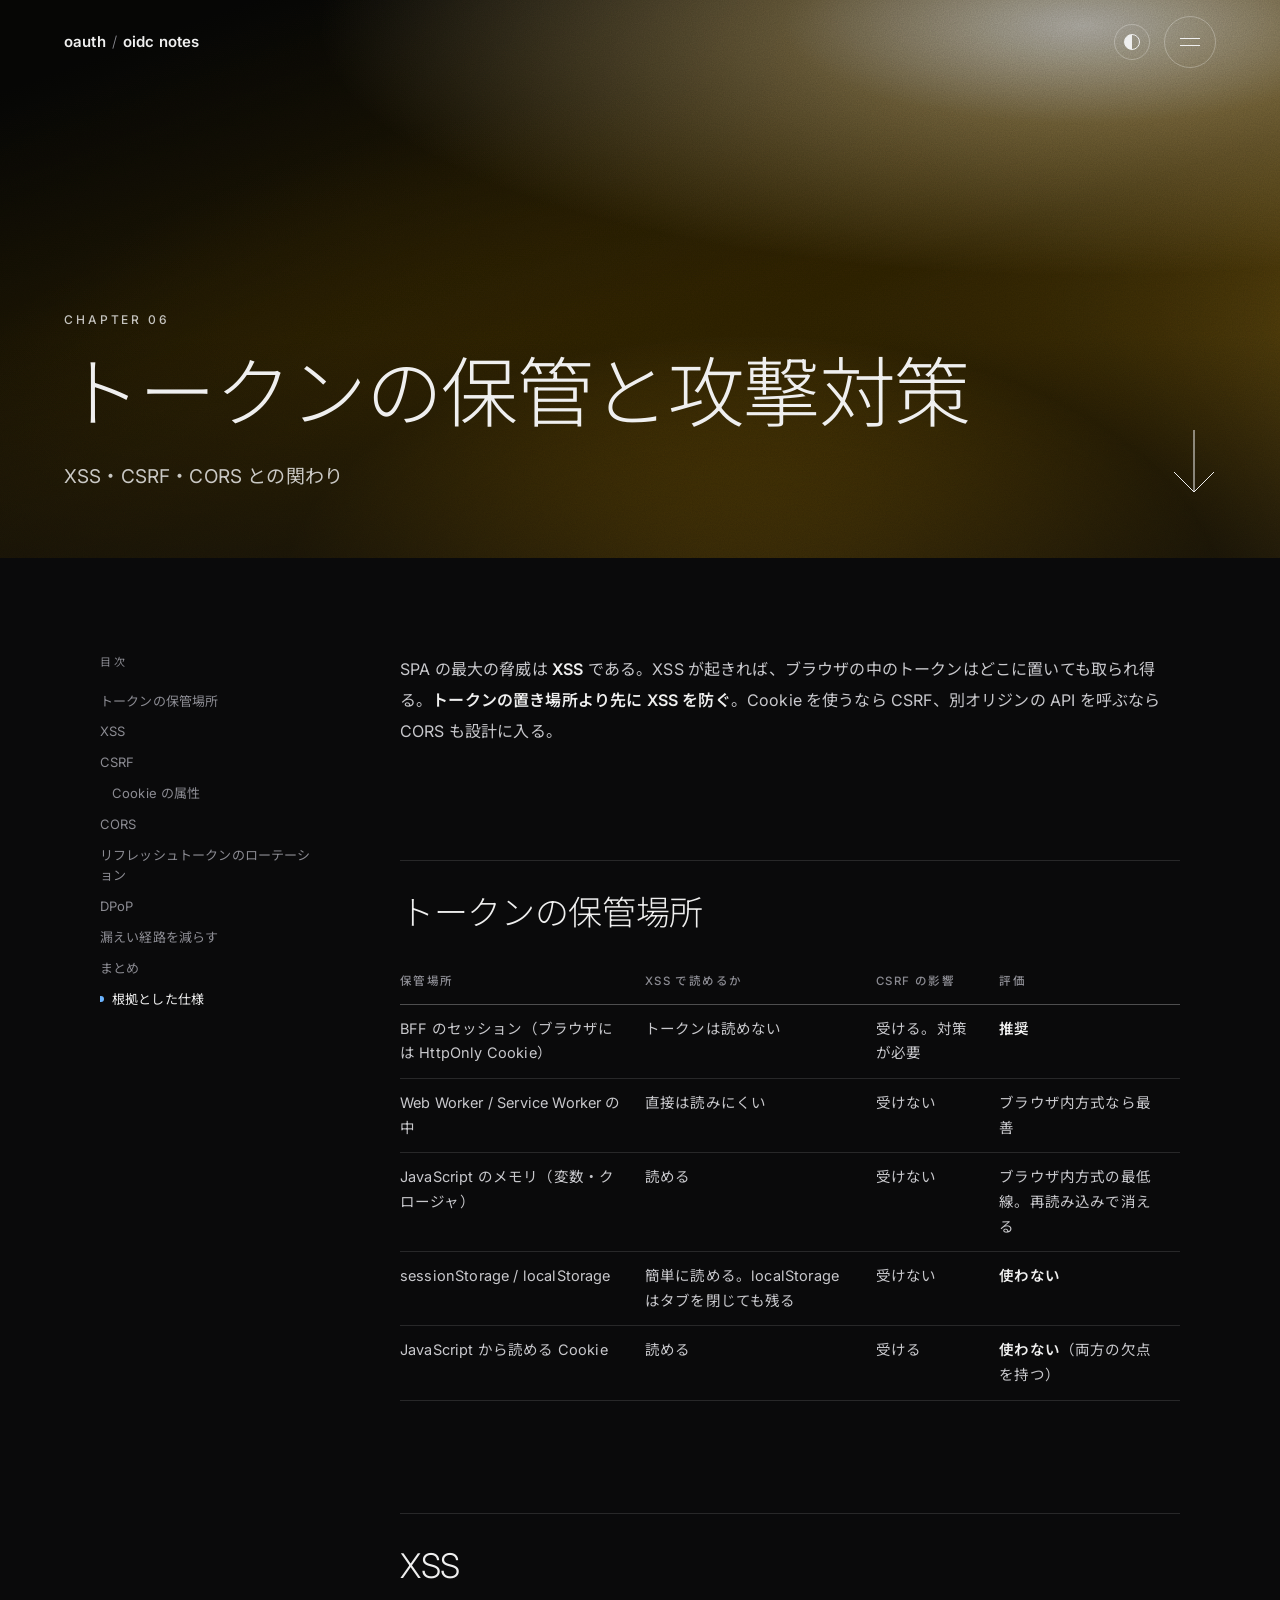
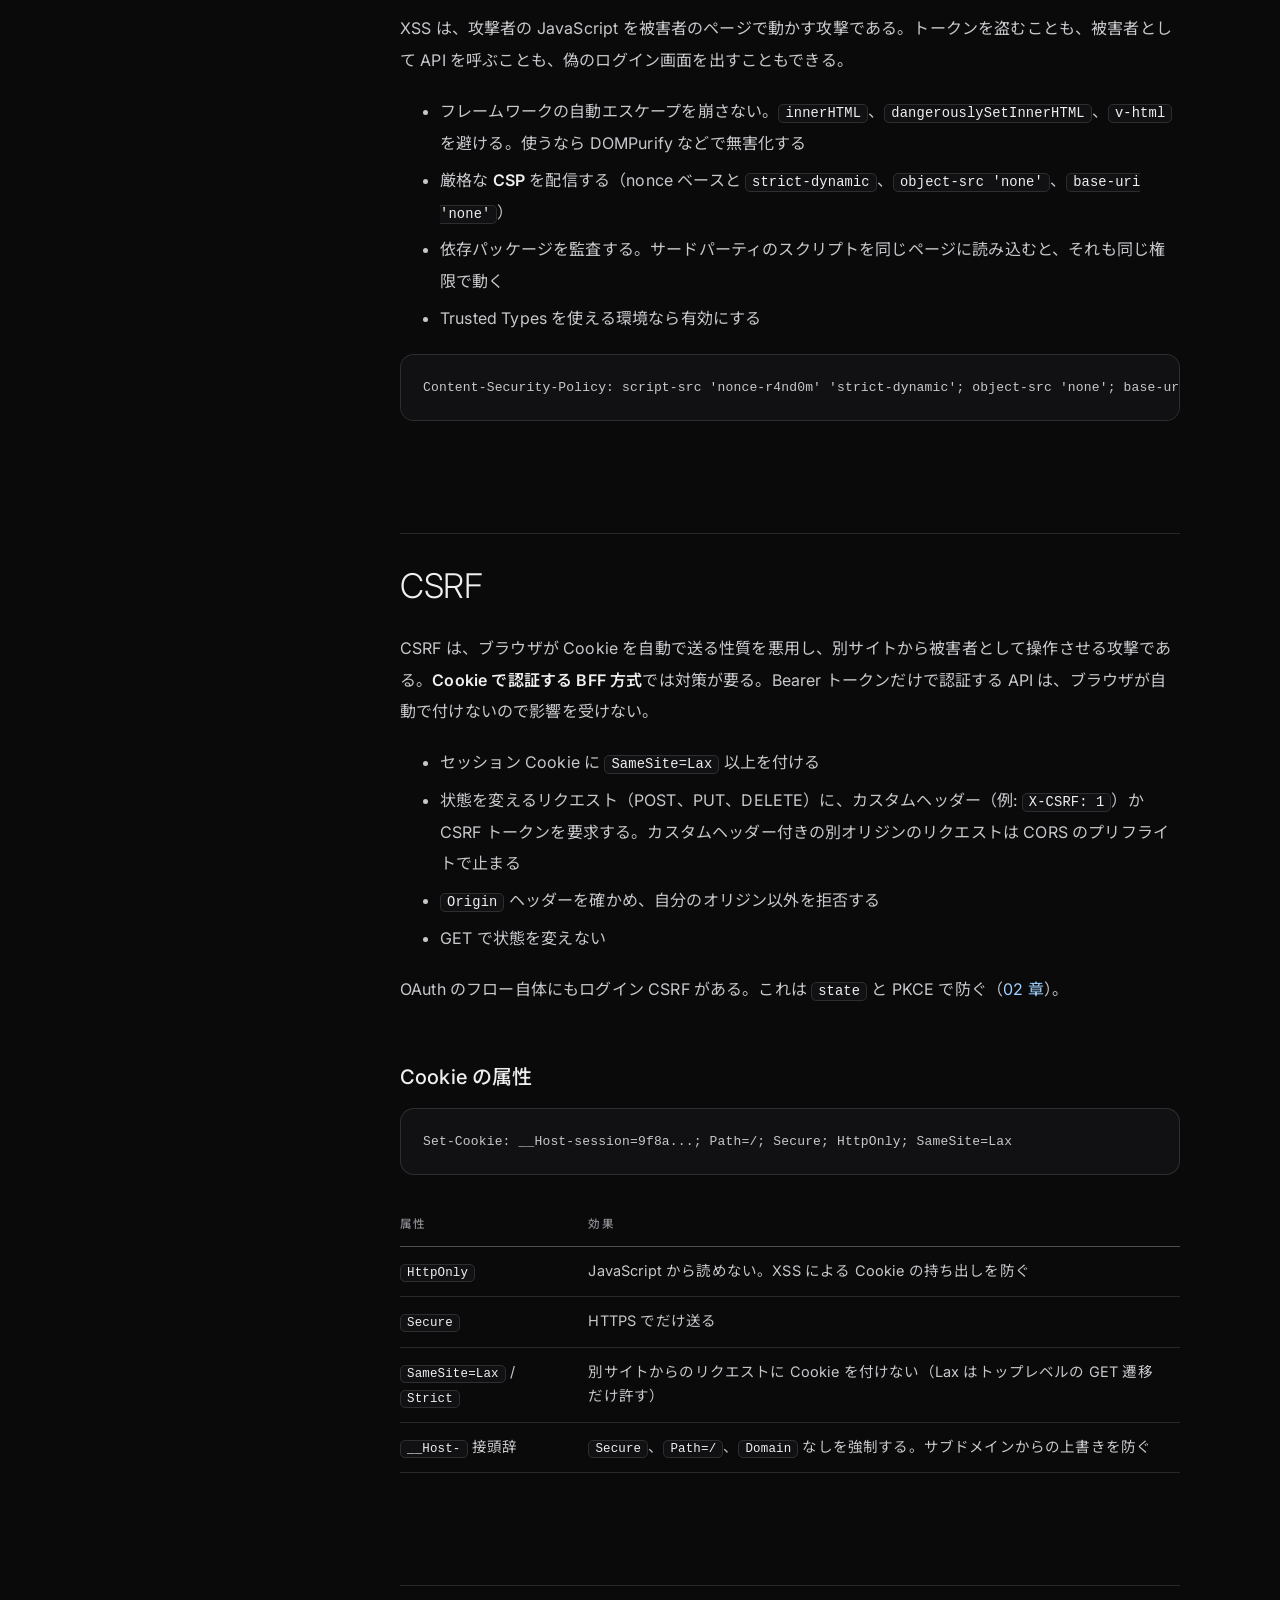
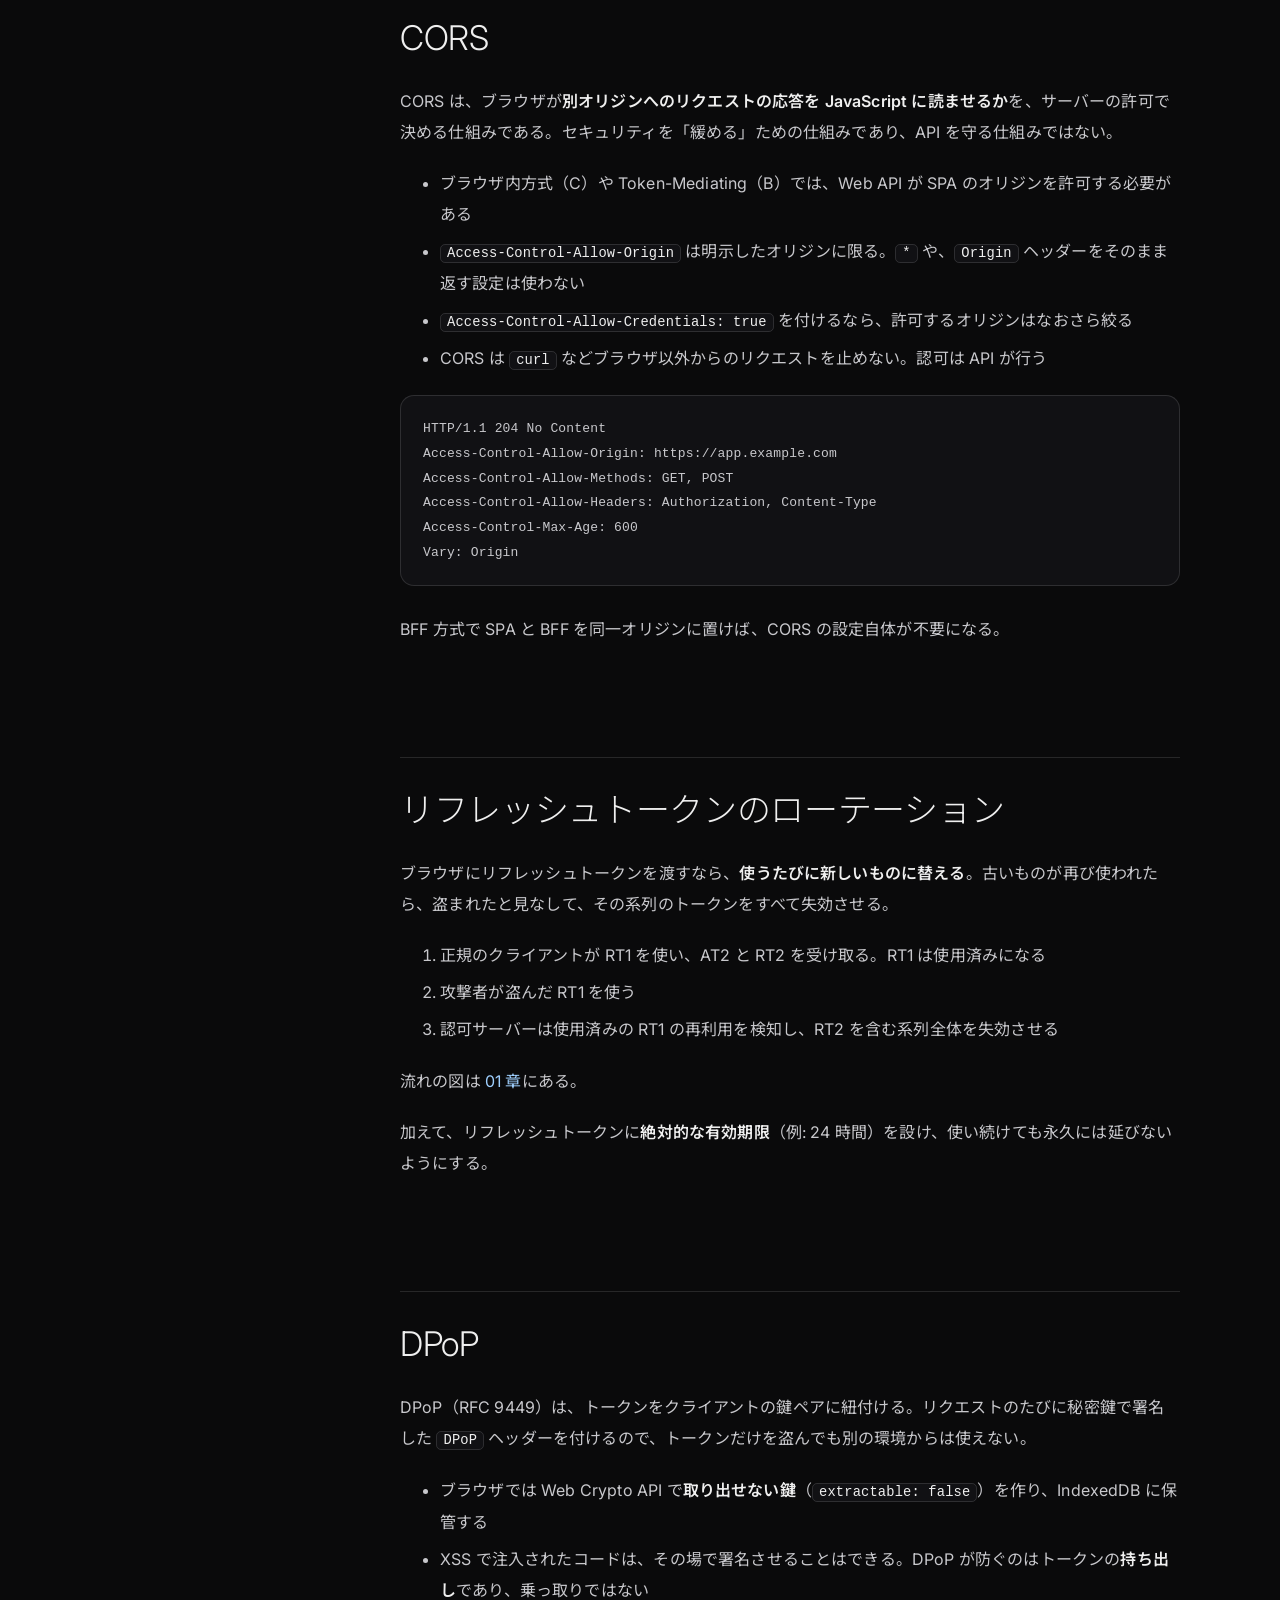
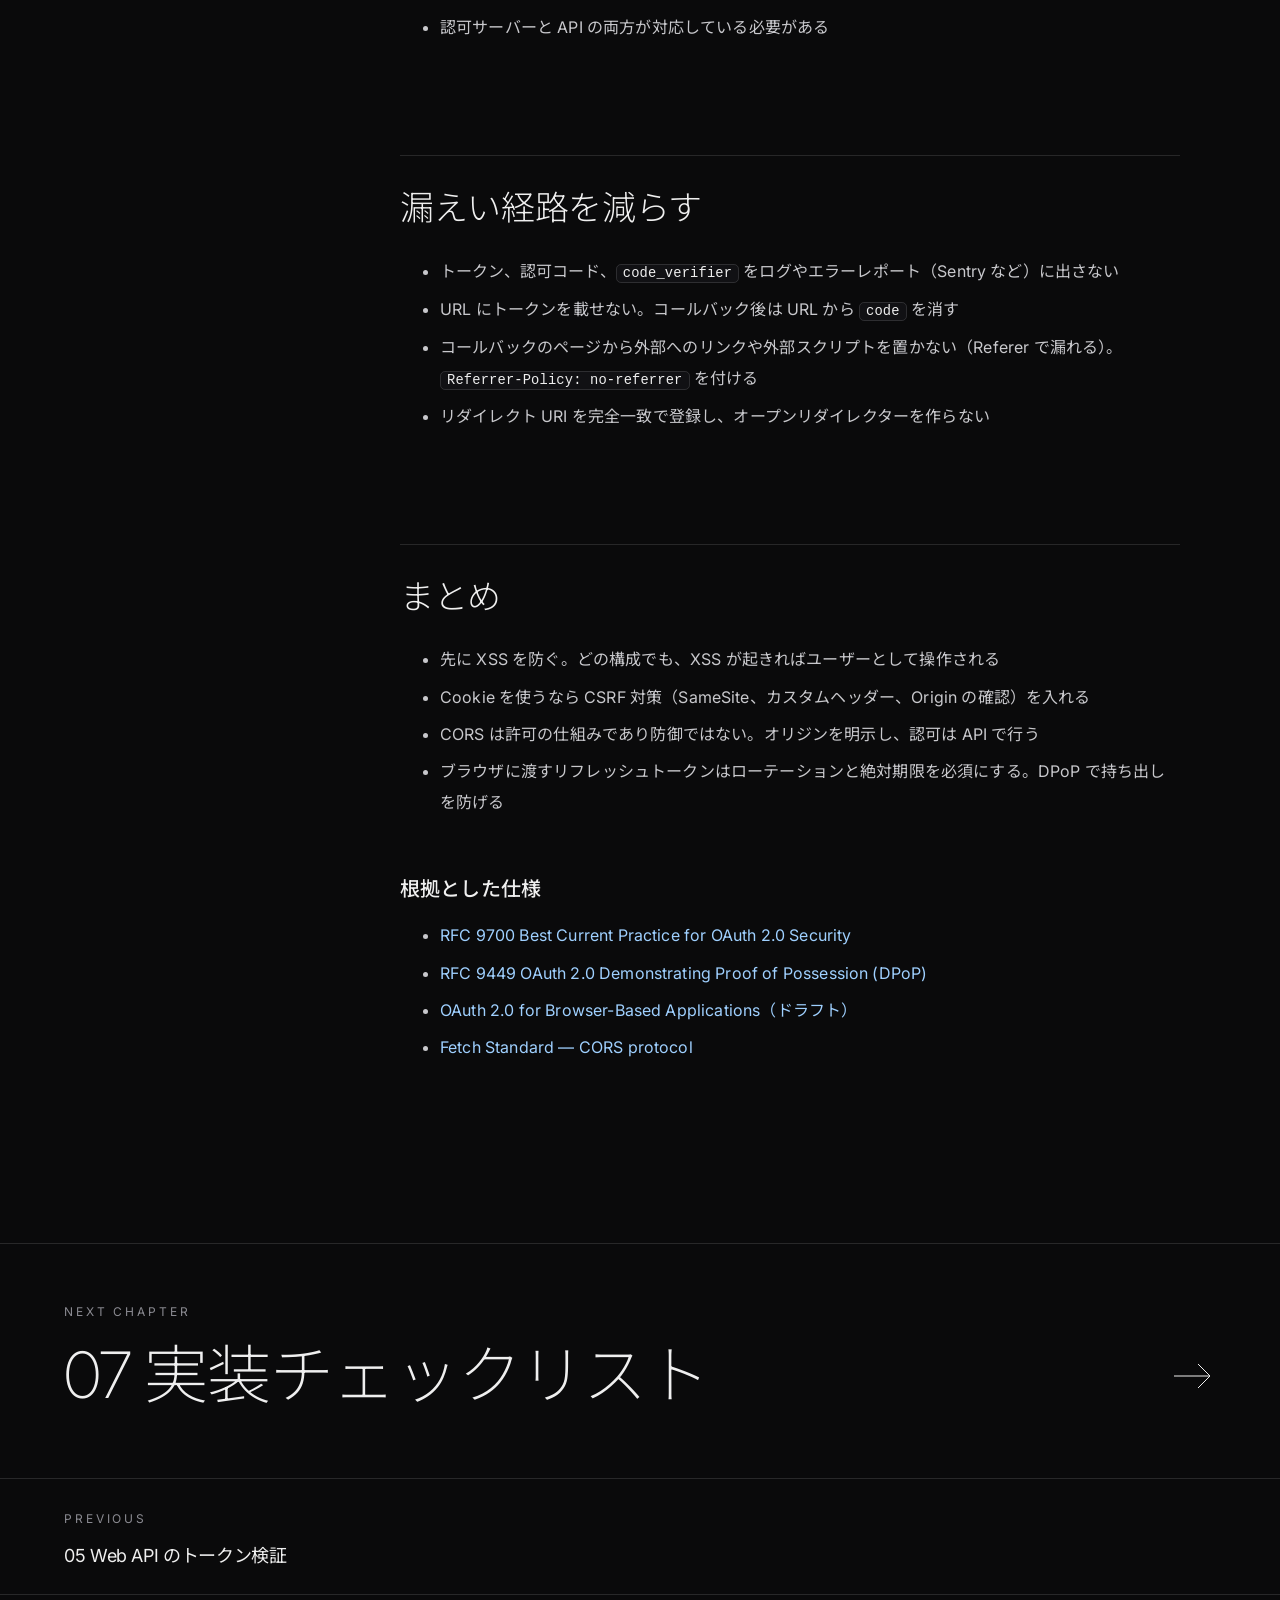
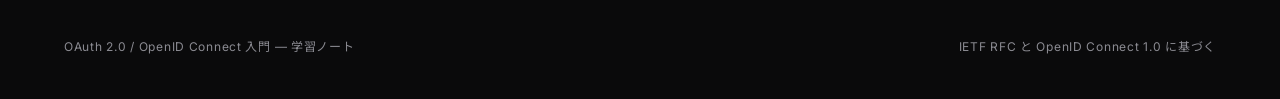
<file: docs/chapters/06-threats.html>
<!doctype html>
<html lang="ja">
<head>
<meta charset="utf-8">
<meta name="viewport" content="width=device-width, initial-scale=1">
<title>06 トークンの保管と攻撃対策 — OAuth 2.0 / OpenID Connect 入門</title>
<meta name="description" content="SPA の最大の脅威は XSS である。トークンの置き場所より先に XSS を防ぐ。Cookie を使うなら CSRF、別オリジンの API を呼ぶなら CORS も設計に入る。">
<link rel="preconnect" href="https://fonts.googleapis.com">
<link rel="preconnect" href="https://fonts.gstatic.com" crossorigin>
<link rel="stylesheet" href="https://fonts.googleapis.com/css2?family=Inter:wght@200;300;400;500;600&amp;family=Noto+Sans+JP:wght@300;400;500;700&amp;display=swap">
<link rel="stylesheet" href="../assets/site.css">
<script src="../assets/theme.js"></script>
</head>
<body data-root="../" data-page="chapters/06-threats.html">
<header class="site-header">
  <a class="brand" href="../index.html">oauth<span>/</span>oidc notes</a>
  <div class="header-actions">
    <button class="theme-toggle" type="button" aria-label="配色を切り替える"></button>
    <button class="menu-toggle" type="button" aria-label="章の一覧を開く" aria-expanded="false" aria-controls="menu"><span></span><span></span></button>
  </div>
</header>
<div class="menu-overlay" id="menu"><nav class="menu-list" aria-label="章の一覧"></nav></div>

<section class="hero">
  <div class="hero-bg" aria-hidden="true"></div>
  <div class="hero-inner">
    <p class="eyebrow">Chapter 06</p>
    <h1>トークンの保管と攻撃対策</h1>
    <p class="sub">XSS・CSRF・CORS との関わり</p>
  </div>
  <svg class="hero-arrow" viewBox="0 0 44 64" aria-hidden="true"><path d="M22 0v62M2 42l20 20 20-20"/></svg>
</section>

<div class="page-body">
  <aside class="page-toc" aria-label="このページの目次"><p class="toc-title">目次</p><ul><li><a href="#storage">トークンの保管場所</a></li><li><a href="#xss">XSS</a></li><li><a href="#csrf">CSRF</a><ul><li><a href="#cookie">Cookie の属性</a></li></ul></li><li><a href="#cors">CORS</a></li><li><a href="#rotation">リフレッシュトークンのローテーション</a></li><li><a href="#dpop">DPoP</a></li><li><a href="#leaks">漏えい経路を減らす</a></li><li><a href="#summary">まとめ</a><ul><li><a href="#refs">根拠とした仕様</a></li></ul></li></ul></aside>
  <main class="content">
<article>
<p>SPA の最大の脅威は <strong>XSS</strong> である。XSS が起きれば、ブラウザの中のトークンはどこに置いても取られ得る。<strong>トークンの置き場所より先に XSS を防ぐ</strong>。Cookie を使うなら CSRF、別オリジンの API を呼ぶなら CORS も設計に入る。</p>

<h2 id="storage">トークンの保管場所</h2>
<table>
<thead><tr><th>保管場所</th><th>XSS で読めるか</th><th>CSRF の影響</th><th>評価</th></tr></thead>
<tbody>
<tr><td>BFF のセッション（ブラウザには HttpOnly Cookie）</td><td>トークンは読めない</td><td>受ける。対策が必要</td><td><strong>推奨</strong></td></tr>
<tr><td>Web Worker / Service Worker の中</td><td>直接は読みにくい</td><td>受けない</td><td>ブラウザ内方式なら最善</td></tr>
<tr><td>JavaScript のメモリ（変数・クロージャ）</td><td>読める</td><td>受けない</td><td>ブラウザ内方式の最低線。再読み込みで消える</td></tr>
<tr><td>sessionStorage / localStorage</td><td>簡単に読める。localStorage はタブを閉じても残る</td><td>受けない</td><td><strong>使わない</strong></td></tr>
<tr><td>JavaScript から読める Cookie</td><td>読める</td><td>受ける</td><td><strong>使わない</strong>（両方の欠点を持つ）</td></tr>
</tbody>
</table>

<h2 id="xss">XSS</h2>
<p>XSS は、攻撃者の JavaScript を被害者のページで動かす攻撃である。トークンを盗むことも、被害者として API を呼ぶことも、偽のログイン画面を出すこともできる。</p>
<ul>
<li>フレームワークの自動エスケープを崩さない。<code>innerHTML</code>、<code>dangerouslySetInnerHTML</code>、<code>v-html</code> を避ける。使うなら DOMPurify などで無害化する</li>
<li>厳格な <strong>CSP</strong> を配信する（nonce ベースと <code>strict-dynamic</code>、<code>object-src 'none'</code>、<code>base-uri 'none'</code>）</li>
<li>依存パッケージを監査する。サードパーティのスクリプトを同じページに読み込むと、それも同じ権限で動く</li>
<li>Trusted Types を使える環境なら有効にする</li>
</ul>
<pre><code class="language-http">Content-Security-Policy: script-src 'nonce-r4nd0m' 'strict-dynamic'; object-src 'none'; base-uri 'none'; frame-ancestors 'none'
</code></pre>

<h2 id="csrf">CSRF</h2>
<p>CSRF は、ブラウザが Cookie を自動で送る性質を悪用し、別サイトから被害者として操作させる攻撃である。<strong>Cookie で認証する BFF 方式</strong>では対策が要る。Bearer トークンだけで認証する API は、ブラウザが自動で付けないので影響を受けない。</p>
<ul>
<li>セッション Cookie に <code>SameSite=Lax</code> 以上を付ける</li>
<li>状態を変えるリクエスト（POST、PUT、DELETE）に、カスタムヘッダー（例: <code>X-CSRF: 1</code>）か CSRF トークンを要求する。カスタムヘッダー付きの別オリジンのリクエストは CORS のプリフライトで止まる</li>
<li><code>Origin</code> ヘッダーを確かめ、自分のオリジン以外を拒否する</li>
<li>GET で状態を変えない</li>
</ul>
<p>OAuth のフロー自体にもログイン CSRF がある。これは <code>state</code> と PKCE で防ぐ（<a href="02-auth-code-pkce.html#params">02 章</a>）。</p>
<h3 id="cookie">Cookie の属性</h3>
<pre><code class="language-http">Set-Cookie: __Host-session=9f8a...; Path=/; Secure; HttpOnly; SameSite=Lax
</code></pre>
<table>
<thead><tr><th>属性</th><th>効果</th></tr></thead>
<tbody>
<tr><td><code>HttpOnly</code></td><td>JavaScript から読めない。XSS による Cookie の持ち出しを防ぐ</td></tr>
<tr><td><code>Secure</code></td><td>HTTPS でだけ送る</td></tr>
<tr><td><code>SameSite=Lax</code> / <code>Strict</code></td><td>別サイトからのリクエストに Cookie を付けない（Lax はトップレベルの GET 遷移だけ許す）</td></tr>
<tr><td><code>__Host-</code> 接頭辞</td><td><code>Secure</code>、<code>Path=/</code>、<code>Domain</code> なしを強制する。サブドメインからの上書きを防ぐ</td></tr>
</tbody>
</table>

<h2 id="cors">CORS</h2>
<p>CORS は、ブラウザが<strong>別オリジンへのリクエストの応答を JavaScript に読ませるか</strong>を、サーバーの許可で決める仕組みである。セキュリティを「緩める」ための仕組みであり、API を守る仕組みではない。</p>
<ul>
<li>ブラウザ内方式（C）や Token-Mediating（B）では、Web API が SPA のオリジンを許可する必要がある</li>
<li><code>Access-Control-Allow-Origin</code> は明示したオリジンに限る。<code>*</code> や、<code>Origin</code> ヘッダーをそのまま返す設定は使わない</li>
<li><code>Access-Control-Allow-Credentials: true</code> を付けるなら、許可するオリジンはなおさら絞る</li>
<li>CORS は <code>curl</code> などブラウザ以外からのリクエストを止めない。認可は API が行う</li>
</ul>
<pre><code class="language-http">HTTP/1.1 204 No Content
Access-Control-Allow-Origin: https://app.example.com
Access-Control-Allow-Methods: GET, POST
Access-Control-Allow-Headers: Authorization, Content-Type
Access-Control-Max-Age: 600
Vary: Origin
</code></pre>
<p>BFF 方式で SPA と BFF を同一オリジンに置けば、CORS の設定自体が不要になる。</p>

<h2 id="rotation">リフレッシュトークンのローテーション</h2>
<p>ブラウザにリフレッシュトークンを渡すなら、<strong>使うたびに新しいものに替える</strong>。古いものが再び使われたら、盗まれたと見なして、その系列のトークンをすべて失効させる。</p>
<ol>
<li>正規のクライアントが RT1 を使い、AT2 と RT2 を受け取る。RT1 は使用済みになる</li>
<li>攻撃者が盗んだ RT1 を使う</li>
<li>認可サーバーは使用済みの RT1 の再利用を検知し、RT2 を含む系列全体を失効させる</li>
</ol>
<p>流れの図は <a href="01-oauth2.html#rotation-flow">01 章</a>にある。</p>
<p>加えて、リフレッシュトークンに<strong>絶対的な有効期限</strong>（例: 24 時間）を設け、使い続けても永久には延びないようにする。</p>

<h2 id="dpop">DPoP</h2>
<p>DPoP（RFC 9449）は、トークンをクライアントの鍵ペアに紐付ける。リクエストのたびに秘密鍵で署名した <code>DPoP</code> ヘッダーを付けるので、トークンだけを盗んでも別の環境からは使えない。</p>
<ul>
<li>ブラウザでは Web Crypto API で<strong>取り出せない鍵</strong>（<code>extractable: false</code>）を作り、IndexedDB に保管する</li>
<li>XSS で注入されたコードは、その場で署名させることはできる。DPoP が防ぐのはトークンの<strong>持ち出し</strong>であり、乗っ取りではない</li>
<li>認可サーバーと API の両方が対応している必要がある</li>
</ul>

<h2 id="leaks">漏えい経路を減らす</h2>
<ul>
<li>トークン、認可コード、<code>code_verifier</code> をログやエラーレポート（Sentry など）に出さない</li>
<li>URL にトークンを載せない。コールバック後は URL から <code>code</code> を消す</li>
<li>コールバックのページから外部へのリンクや外部スクリプトを置かない（Referer で漏れる）。<code>Referrer-Policy: no-referrer</code> を付ける</li>
<li>リダイレクト URI を完全一致で登録し、オープンリダイレクターを作らない</li>
</ul>

<h2 id="summary">まとめ</h2>
<ul>
<li>先に XSS を防ぐ。どの構成でも、XSS が起きればユーザーとして操作される</li>
<li>Cookie を使うなら CSRF 対策（SameSite、カスタムヘッダー、Origin の確認）を入れる</li>
<li>CORS は許可の仕組みであり防御ではない。オリジンを明示し、認可は API で行う</li>
<li>ブラウザに渡すリフレッシュトークンはローテーションと絶対期限を必須にする。DPoP で持ち出しを防げる</li>
</ul>
<h3 id="refs">根拠とした仕様</h3>
<ul>
<li><a href="https://datatracker.ietf.org/doc/html/rfc9700">RFC 9700 Best Current Practice for OAuth 2.0 Security</a></li>
<li><a href="https://datatracker.ietf.org/doc/html/rfc9449">RFC 9449 OAuth 2.0 Demonstrating Proof of Possession (DPoP)</a></li>
<li><a href="https://datatracker.ietf.org/doc/draft-ietf-oauth-browser-based-apps/">OAuth 2.0 for Browser-Based Applications（ドラフト）</a></li>
<li><a href="https://fetch.spec.whatwg.org/#http-cors-protocol">Fetch Standard — CORS protocol</a></li>
</ul>
</article>
  </main>
</div>

<nav class="pager" aria-label="ほかの章へ"></nav>
<footer class="site-footer">
  <span>OAuth 2.0 / OpenID Connect 入門 — 学習ノート</span>
  <span>IETF RFC と OpenID Connect 1.0 に基づく</span>
</footer>
<script src="../assets/nav.js"></script>
</body>
</html>
</file>
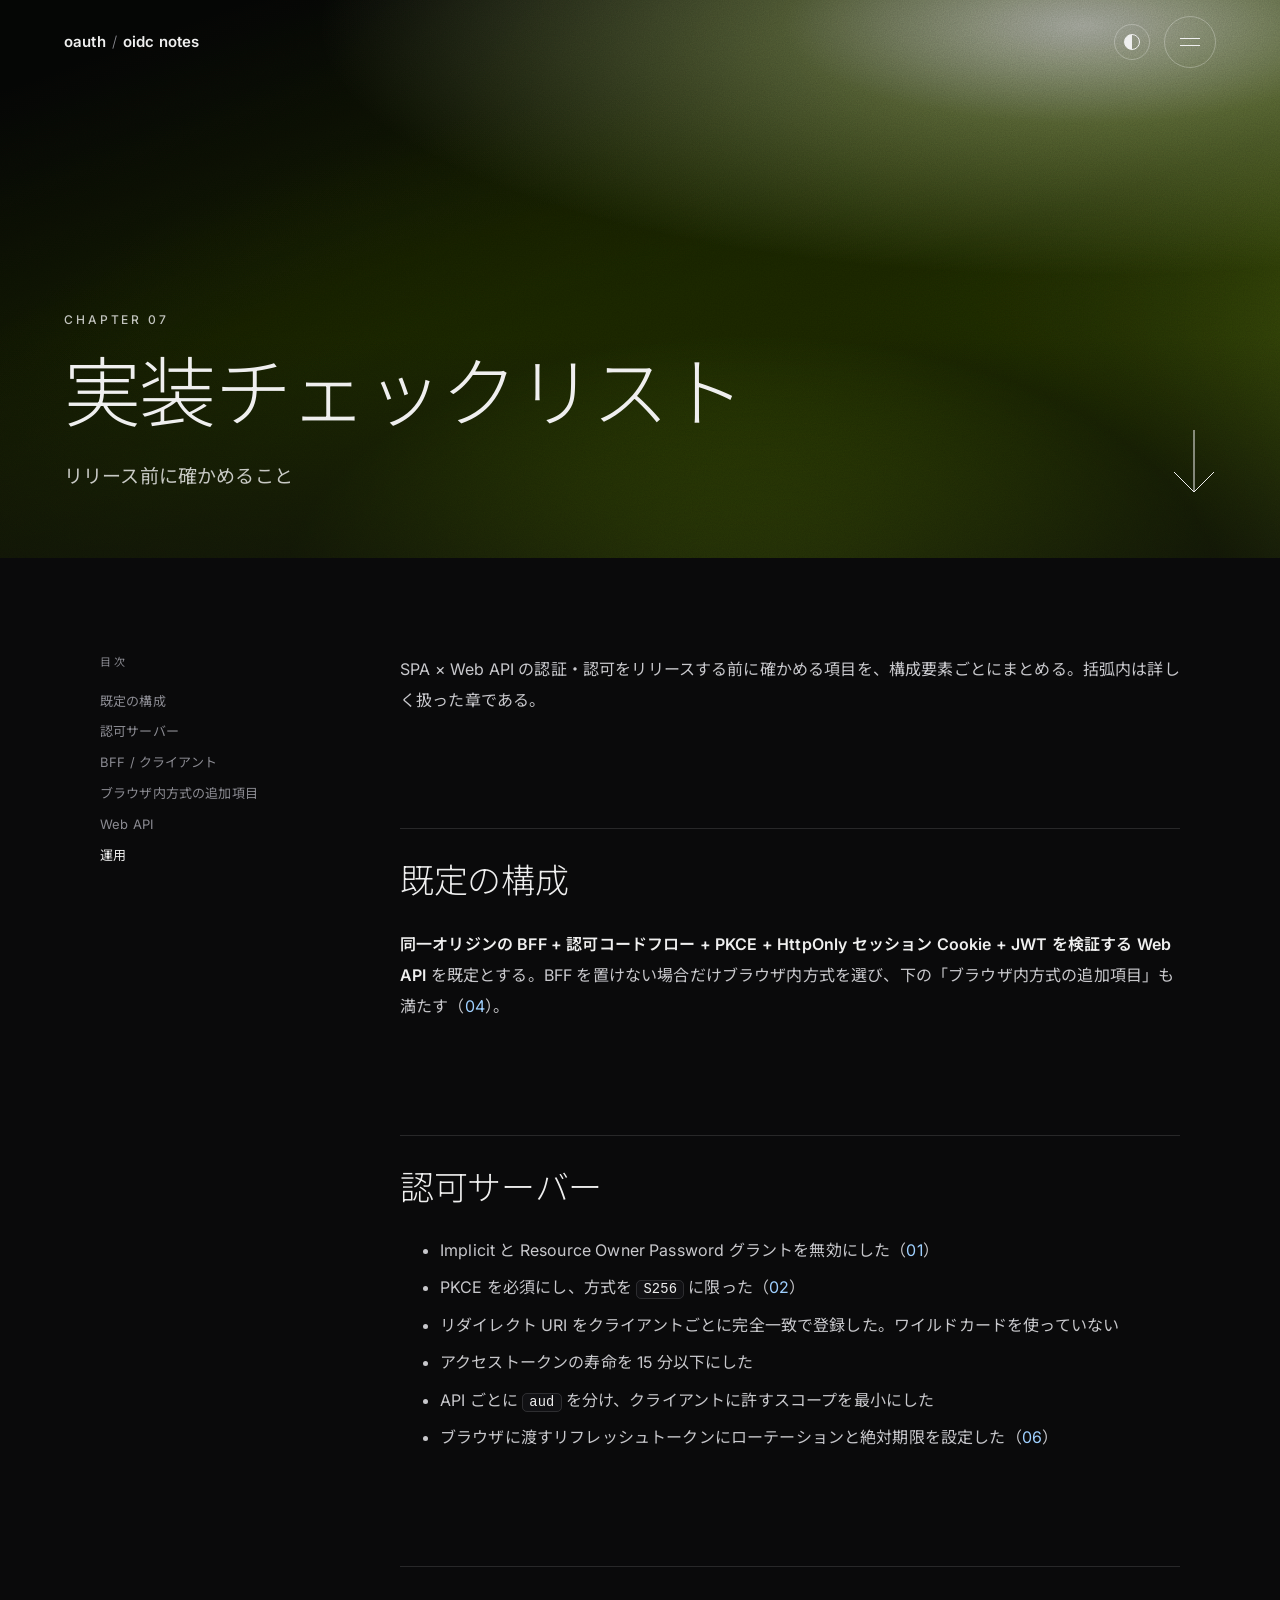
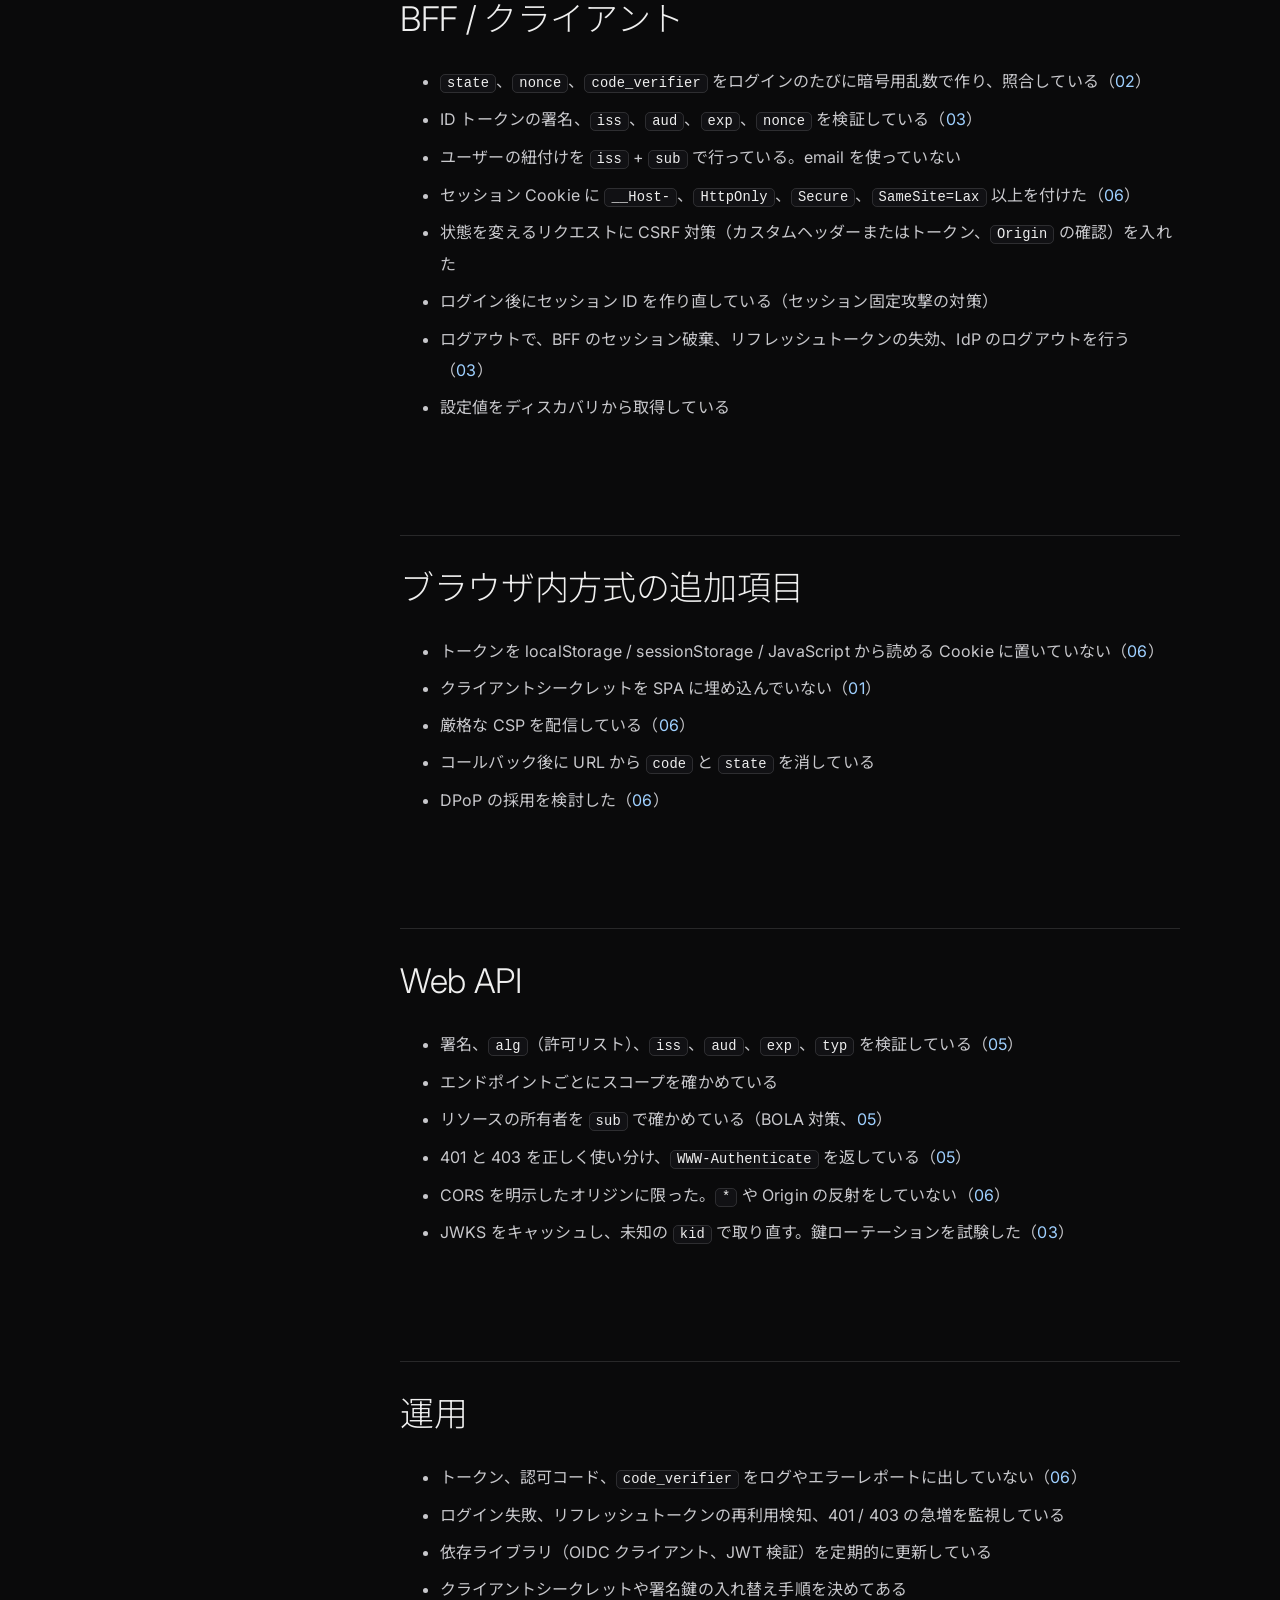
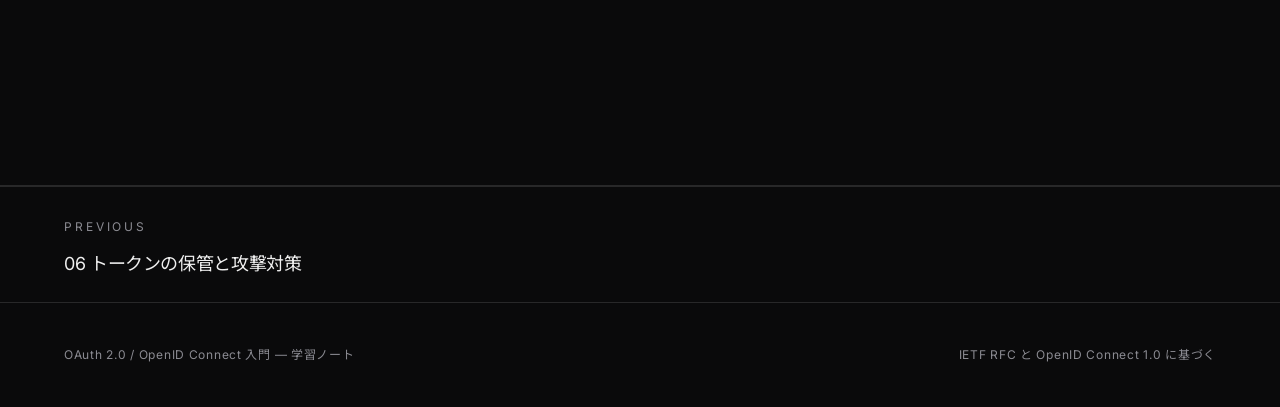
<file: docs/chapters/07-checklist.html>
<!doctype html>
<html lang="ja">
<head>
<meta charset="utf-8">
<meta name="viewport" content="width=device-width, initial-scale=1">
<title>07 実装チェックリスト — OAuth 2.0 / OpenID Connect 入門</title>
<meta name="description" content="SPA × Web API の認証・認可をリリースする前に確かめる項目。既定の構成は、同一オリジンの BFF、認可コード + PKCE、HttpOnly セッション Cookie、JWT を検証する Web API である。">
<link rel="preconnect" href="https://fonts.googleapis.com">
<link rel="preconnect" href="https://fonts.gstatic.com" crossorigin>
<link rel="stylesheet" href="https://fonts.googleapis.com/css2?family=Inter:wght@200;300;400;500;600&amp;family=Noto+Sans+JP:wght@300;400;500;700&amp;display=swap">
<link rel="stylesheet" href="../assets/site.css">
<script src="../assets/theme.js"></script>
</head>
<body data-root="../" data-page="chapters/07-checklist.html">
<header class="site-header">
  <a class="brand" href="../index.html">oauth<span>/</span>oidc notes</a>
  <div class="header-actions">
    <button class="theme-toggle" type="button" aria-label="配色を切り替える"></button>
    <button class="menu-toggle" type="button" aria-label="章の一覧を開く" aria-expanded="false" aria-controls="menu"><span></span><span></span></button>
  </div>
</header>
<div class="menu-overlay" id="menu"><nav class="menu-list" aria-label="章の一覧"></nav></div>

<section class="hero">
  <div class="hero-bg" aria-hidden="true"></div>
  <div class="hero-inner">
    <p class="eyebrow">Chapter 07</p>
    <h1>実装チェックリスト</h1>
    <p class="sub">リリース前に確かめること</p>
  </div>
  <svg class="hero-arrow" viewBox="0 0 44 64" aria-hidden="true"><path d="M22 0v62M2 42l20 20 20-20"/></svg>
</section>

<div class="page-body">
  <aside class="page-toc" aria-label="このページの目次"><p class="toc-title">目次</p><ul><li><a href="#default">既定の構成</a></li><li><a href="#as">認可サーバー</a></li><li><a href="#bff">BFF / クライアント</a></li><li><a href="#browser">ブラウザ内方式の追加項目</a></li><li><a href="#api">Web API</a></li><li><a href="#ops">運用</a></li></ul></aside>
  <main class="content">
<article>
<p>SPA × Web API の認証・認可をリリースする前に確かめる項目を、構成要素ごとにまとめる。括弧内は詳しく扱った章である。</p>

<h2 id="default">既定の構成</h2>
<p><strong>同一オリジンの BFF + 認可コードフロー + PKCE + HttpOnly セッション Cookie + JWT を検証する Web API</strong> を既定とする。BFF を置けない場合だけブラウザ内方式を選び、下の「ブラウザ内方式の追加項目」も満たす（<a href="04-spa-patterns.html">04</a>）。</p>

<h2 id="as">認可サーバー</h2>
<ul>
<li>Implicit と Resource Owner Password グラントを無効にした（<a href="01-oauth2.html#deprecated">01</a>）</li>
<li>PKCE を必須にし、方式を <code>S256</code> に限った（<a href="02-auth-code-pkce.html">02</a>）</li>
<li>リダイレクト URI をクライアントごとに完全一致で登録した。ワイルドカードを使っていない</li>
<li>アクセストークンの寿命を 15 分以下にした</li>
<li>API ごとに <code>aud</code> を分け、クライアントに許すスコープを最小にした</li>
<li>ブラウザに渡すリフレッシュトークンにローテーションと絶対期限を設定した（<a href="06-threats.html#rotation">06</a>）</li>
</ul>

<h2 id="bff">BFF / クライアント</h2>
<ul>
<li><code>state</code>、<code>nonce</code>、<code>code_verifier</code> をログインのたびに暗号用乱数で作り、照合している（<a href="02-auth-code-pkce.html#params">02</a>）</li>
<li>ID トークンの署名、<code>iss</code>、<code>aud</code>、<code>exp</code>、<code>nonce</code> を検証している（<a href="03-oidc.html#validate">03</a>）</li>
<li>ユーザーの紐付けを <code>iss</code> + <code>sub</code> で行っている。email を使っていない</li>
<li>セッション Cookie に <code>__Host-</code>、<code>HttpOnly</code>、<code>Secure</code>、<code>SameSite=Lax</code> 以上を付けた（<a href="06-threats.html#cookie">06</a>）</li>
<li>状態を変えるリクエストに CSRF 対策（カスタムヘッダーまたはトークン、<code>Origin</code> の確認）を入れた</li>
<li>ログイン後にセッション ID を作り直している（セッション固定攻撃の対策）</li>
<li>ログアウトで、BFF のセッション破棄、リフレッシュトークンの失効、IdP のログアウトを行う（<a href="03-oidc.html#logout">03</a>）</li>
<li>設定値をディスカバリから取得している</li>
</ul>

<h2 id="browser">ブラウザ内方式の追加項目</h2>
<ul>
<li>トークンを localStorage / sessionStorage / JavaScript から読める Cookie に置いていない（<a href="06-threats.html#storage">06</a>）</li>
<li>クライアントシークレットを SPA に埋め込んでいない（<a href="01-oauth2.html#client-types">01</a>）</li>
<li>厳格な CSP を配信している（<a href="06-threats.html#xss">06</a>）</li>
<li>コールバック後に URL から <code>code</code> と <code>state</code> を消している</li>
<li>DPoP の採用を検討した（<a href="06-threats.html#dpop">06</a>）</li>
</ul>

<h2 id="api">Web API</h2>
<ul>
<li>署名、<code>alg</code>（許可リスト）、<code>iss</code>、<code>aud</code>、<code>exp</code>、<code>typ</code> を検証している（<a href="05-api-validation.html#jwt">05</a>）</li>
<li>エンドポイントごとにスコープを確かめている</li>
<li>リソースの所有者を <code>sub</code> で確かめている（BOLA 対策、<a href="05-api-validation.html#authz">05</a>）</li>
<li>401 と 403 を正しく使い分け、<code>WWW-Authenticate</code> を返している（<a href="05-api-validation.html#errors">05</a>）</li>
<li>CORS を明示したオリジンに限った。<code>*</code> や Origin の反射をしていない（<a href="06-threats.html#cors">06</a>）</li>
<li>JWKS をキャッシュし、未知の <code>kid</code> で取り直す。鍵ローテーションを試験した（<a href="03-oidc.html#discovery">03</a>）</li>
</ul>

<h2 id="ops">運用</h2>
<ul>
<li>トークン、認可コード、<code>code_verifier</code> をログやエラーレポートに出していない（<a href="06-threats.html#leaks">06</a>）</li>
<li>ログイン失敗、リフレッシュトークンの再利用検知、401 / 403 の急増を監視している</li>
<li>依存ライブラリ（OIDC クライアント、JWT 検証）を定期的に更新している</li>
<li>クライアントシークレットや署名鍵の入れ替え手順を決めてある</li>
</ul>
</article>
  </main>
</div>

<nav class="pager" aria-label="ほかの章へ"></nav>
<footer class="site-footer">
  <span>OAuth 2.0 / OpenID Connect 入門 — 学習ノート</span>
  <span>IETF RFC と OpenID Connect 1.0 に基づく</span>
</footer>
<script src="../assets/nav.js"></script>
</body>
</html>
</file>
<file: docs/assets/site.css>
/* OAuth 2.0 / OpenID Connect 入門 — サイト共通スタイル
   既定は暗い配色。:root[data-theme="light"] で明るい配色に切り替える */

:root {
  --bg: #0a0a0b;
  --bg-elev: #131316;
  --fg: #efefef;
  --fg-soft: #c8c8cc;
  --muted: #8b8b92;
  --line: rgba(255, 255, 255, 0.12);
  --line-strong: rgba(255, 255, 255, 0.28);
  --code-bg: #111114;
  --accent: #6cb4ff;
  --accent-weak: rgba(108, 180, 255, 0.15);
  --link: #9fd0ff;
  --note: #6cb4ff;
  --warn: #f0b45a;
  --tip: #6fd3a4;
  --hero-a: rgba(255, 255, 255, 0.55);
  --hero-b: rgba(150, 195, 230, 0.35);
  --hero-c: #1c5d93;
  --hero-d: #0b2236;
  --hero-e: #3f7fb3;
  --hero-base: #050506;
  --grain-opacity: 0.22;
  --display: "Inter", "Noto Sans JP", "Hiragino Sans", sans-serif;
  --font: "Inter", "Noto Sans JP", "Hiragino Sans", "Hiragino Kaku Gothic ProN", "Yu Gothic UI", sans-serif;
  --mono: "SFMono-Regular", "Menlo", "Consolas", "Liberation Mono", monospace;
  --gutter: clamp(16px, 5vw, 96px);
  color-scheme: dark;
}

:root[data-theme="light"] {
  --bg: #f3f3f1;
  --bg-elev: #ffffff;
  --fg: #111113;
  --fg-soft: #2b2b30;
  --muted: #6b6b72;
  --line: rgba(0, 0, 0, 0.12);
  --line-strong: rgba(0, 0, 0, 0.3);
  --code-bg: #e9e9e6;
  --accent: #1d5fd1;
  --accent-weak: rgba(29, 95, 209, 0.12);
  --link: #1d5fd1;
  --note: #1d5fd1;
  --warn: #a96a12;
  --tip: #1f7a52;
  --hero-a: rgba(255, 255, 255, 0.9);
  --hero-b: rgba(255, 255, 255, 0.5);
  --hero-c: #7fb0de;
  --hero-d: #c9dcee;
  --hero-e: #4b86bf;
  --hero-base: #eef1f4;
  --grain-opacity: 0.16;
  color-scheme: light;
}

* { box-sizing: border-box; }
html { scroll-padding-top: 96px; }

body {
  margin: 0;
  background: var(--bg);
  color: var(--fg-soft);
  font-family: var(--font);
  font-size: 16px;
  line-height: 1.95;
  letter-spacing: 0.01em;
  -webkit-font-smoothing: antialiased;
  -webkit-text-size-adjust: 100%;
}

a { color: var(--link); text-decoration: none; }
a:hover { text-decoration: underline; text-underline-offset: 3px; }
::selection { background: var(--accent); color: var(--bg); }

/* ───── ヘッダー ───── */
.site-header {
  position: fixed;
  inset: 0 0 auto 0;
  z-index: 30;
  display: flex;
  align-items: center;
  justify-content: space-between;
  height: 84px;
  padding: 0 var(--gutter);
  transition: background 0.3s ease, height 0.3s ease;
}
.site-header.is-scrolled {
  height: 68px;
  background: color-mix(in srgb, var(--bg) 82%, transparent);
  backdrop-filter: blur(14px);
  -webkit-backdrop-filter: blur(14px);
  border-bottom: 1px solid var(--line);
}
.brand {
  color: var(--fg);
  font-family: var(--display);
  font-weight: 600;
  font-size: 15px;
  letter-spacing: 0.01em;
}
.brand span { font-weight: 300; color: var(--muted); margin: 0 6px; }
.brand:hover { text-decoration: none; }
.header-actions { display: flex; align-items: center; gap: 14px; }

.theme-toggle, .menu-toggle {
  display: grid;
  place-items: center;
  border: 1px solid var(--line-strong);
  background: transparent;
  color: var(--fg);
  border-radius: 50%;
  cursor: pointer;
  transition: border-color 0.2s ease, transform 0.2s ease;
}
.theme-toggle { width: 36px; height: 36px; }
.theme-toggle::before {
  content: "";
  width: 14px;
  height: 14px;
  border-radius: 50%;
  border: 1px solid var(--fg);
  background: linear-gradient(90deg, var(--fg) 50%, transparent 50%);
}
.menu-toggle { width: 52px; height: 52px; gap: 6px; align-content: center; }
.menu-toggle span {
  display: block;
  width: 20px;
  height: 1px;
  background: var(--fg);
  transition: transform 0.3s ease;
}
.theme-toggle:hover, .menu-toggle:hover { border-color: var(--fg); }
.menu-toggle[aria-expanded="true"] span:first-child { transform: translateY(3.5px) rotate(45deg); }
.menu-toggle[aria-expanded="true"] span:last-child { transform: translateY(-3.5px) rotate(-45deg); }

/* ───── 全画面メニュー ───── */
.menu-overlay {
  position: fixed;
  inset: 0;
  z-index: 25;
  overflow-y: auto;
  padding: 120px var(--gutter) 64px;
  background: var(--bg);
  opacity: 0;
  visibility: hidden;
  transition: opacity 0.35s ease, visibility 0.35s ease;
}
.menu-overlay.is-open { opacity: 1; visibility: visible; }
body.menu-open { overflow: hidden; }
.menu-list ol { list-style: none; margin: 0; padding: 0; max-width: 1100px; }
.menu-list li { border-top: 1px solid var(--line); }
.menu-list li:last-child { border-bottom: 1px solid var(--line); }
.menu-list a, .menu-list .is-planned {
  display: grid;
  grid-template-columns: 88px 1fr auto;
  align-items: baseline;
  gap: 16px;
  padding: 18px 0;
  color: var(--fg);
  font-family: var(--display);
  font-weight: 300;
  font-size: clamp(20px, 3vw, 34px);
  line-height: 1.35;
}
.menu-list a:hover { text-decoration: none; color: var(--accent); }
.menu-list .num { font-size: 13px; font-weight: 400; color: var(--muted); letter-spacing: 0.16em; }
.menu-list a[aria-current="page"] { color: var(--accent); }
.menu-list .is-planned { color: var(--muted); }
.menu-list .state { font-size: 12px; font-weight: 400; color: var(--muted); letter-spacing: 0.08em; }

/* ───── ヒーロー（冒頭の帯） ───── */
.hero {
  position: relative;
  display: flex;
  align-items: flex-end;
  min-height: 62vh;
  padding: 140px var(--gutter) 64px;
  overflow: hidden;
  color: var(--fg);
  isolation: isolate;
}
.hero--top { min-height: 92vh; }
.hero-bg {
  position: absolute;
  inset: 0;
  z-index: -2;
  background:
    radial-gradient(120% 90% at 82% 8%, var(--hero-a) 0%, var(--hero-b) 18%, transparent 46%),
    radial-gradient(90% 120% at 58% 105%, var(--hero-c) 0%, var(--hero-d) 38%, transparent 72%),
    linear-gradient(160deg, var(--hero-base) 12%, var(--hero-d) 58%, var(--hero-e) 100%);
  filter: hue-rotate(var(--hue, 0deg)) saturate(1.05);
  transform: scale(1.08);
  animation: drift 22s ease-in-out infinite alternate;
}
.hero::after {
  content: "";
  position: absolute;
  inset: 0;
  z-index: -1;
  pointer-events: none;
  opacity: var(--grain-opacity);
  mix-blend-mode: overlay;
  background-image: url("data:image/svg+xml;utf8,<svg xmlns='http://www.w3.org/2000/svg' width='180' height='180'><filter id='n'><feTurbulence type='fractalNoise' baseFrequency='0.85' numOctaves='3' stitchTiles='stitch'/><feColorMatrix values='0 0 0 0 1 0 0 0 0 1 0 0 0 0 1 0 0 0 0.9 0'/></filter><rect width='100%25' height='100%25' filter='url(%23n)'/></svg>");
}
.hero::before {
  content: "";
  position: absolute;
  inset: auto 0 0 0;
  height: 40%;
  z-index: -1;
  background: linear-gradient(to bottom, transparent, color-mix(in srgb, var(--bg) 55%, transparent));
}
@keyframes drift {
  from { transform: scale(1.08) translate3d(0, 0, 0); }
  to   { transform: scale(1.16) translate3d(-2%, 1.5%, 0); }
}
@media (prefers-reduced-motion: reduce) {
  .hero-bg { animation: none; }
}
.hero-inner { position: relative; width: 100%; max-width: 1280px; }
.eyebrow {
  margin: 0 0 18px;
  font-family: var(--display);
  font-size: 12px;
  font-weight: 500;
  letter-spacing: 0.24em;
  text-transform: uppercase;
  color: var(--fg);
  opacity: 0.8;
}
.hero h1 {
  margin: 0;
  font-family: var(--display);
  font-weight: 300;
  font-size: clamp(36px, 6vw, 84px);
  line-height: 1.15;
  letter-spacing: -0.02em;
  color: var(--fg);
}
.hero--top h1 {
  font-weight: 200;
  font-size: clamp(56px, 11vw, 168px);
  line-height: 0.98;
  letter-spacing: -0.045em;
}
.hero .sub {
  margin: 22px 0 0;
  max-width: 720px;
  font-size: clamp(15px, 1.6vw, 19px);
  line-height: 1.8;
  color: var(--fg);
  opacity: 0.82;
}
.hero-arrow {
  position: absolute;
  right: var(--gutter);
  bottom: 64px;
  width: 44px;
  height: 64px;
  stroke: var(--fg);
  stroke-width: 1;
  fill: none;
}

/* ───── トップ: 章のカード ───── */
.section { padding: 120px var(--gutter) 0; max-width: 1440px; margin: 0 auto; }
.section-head {
  display: flex;
  flex-wrap: wrap;
  align-items: baseline;
  justify-content: space-between;
  gap: 24px;
  margin-bottom: 40px;
}
.section-title {
  margin: 0;
  font-family: var(--display);
  font-weight: 200;
  font-size: clamp(40px, 6vw, 80px);
  line-height: 1;
  letter-spacing: -0.03em;
  color: var(--fg);
}
.lead {
  max-width: 760px;
  font-size: clamp(17px, 1.8vw, 21px);
  line-height: 1.9;
  font-weight: 300;
  color: var(--fg);
}
.goals { list-style: none; padding: 0; margin: 48px 0 0; display: grid; grid-template-columns: repeat(auto-fit, minmax(260px, 1fr)); gap: 0; border-top: 1px solid var(--line); }
.goals li { padding: 28px 28px 28px 0; border-bottom: 1px solid var(--line); }
.goals .n { display: block; font-family: var(--display); font-size: 12px; letter-spacing: 0.2em; color: var(--muted); margin-bottom: 10px; }


.grid {
  display: grid;
  grid-template-columns: repeat(3, minmax(0, 1fr));
  gap: 64px 40px;
}
.card { display: block; color: var(--fg); }
.card:hover { text-decoration: none; }
.card-cover {
  position: relative;
  aspect-ratio: 4 / 3;
  overflow: hidden;
  isolation: isolate;
  background:
    radial-gradient(90% 80% at var(--bx, 80%) var(--by, 15%), var(--hero-a) 0%, transparent 45%),
    radial-gradient(100% 100% at var(--cx, 30%) 110%, var(--hero-c) 0%, transparent 65%),
    linear-gradient(150deg, var(--hero-base) 10%, var(--hero-d) 60%, var(--hero-e) 100%);
  filter: hue-rotate(var(--hue, 0deg));
  transition: transform 0.6s cubic-bezier(0.2, 0.7, 0.2, 1);
}
.card-cover::after {
  content: "";
  position: absolute;
  inset: 0;
  opacity: var(--grain-opacity);
  mix-blend-mode: overlay;
  background-image: url("data:image/svg+xml;utf8,<svg xmlns='http://www.w3.org/2000/svg' width='180' height='180'><filter id='n'><feTurbulence type='fractalNoise' baseFrequency='0.85' numOctaves='3' stitchTiles='stitch'/><feColorMatrix values='0 0 0 0 1 0 0 0 0 1 0 0 0 0 1 0 0 0 0.9 0'/></filter><rect width='100%25' height='100%25' filter='url(%23n)'/></svg>");
}
.card-num {
  position: absolute;
  left: 22px;
  bottom: 10px;
  font-family: var(--display);
  font-weight: 200;
  font-size: clamp(64px, 8vw, 120px);
  line-height: 1;
  letter-spacing: -0.05em;
  color: #fff;
  mix-blend-mode: overlay;
}
:root[data-theme="light"] .card-num { color: #0a0a0b; mix-blend-mode: soft-light; }
.card:hover .card-cover { transform: scale(0.97); }
.card.is-planned { cursor: default; }
.card.is-planned .card-cover { opacity: 0.45; }
.card.is-planned:hover .card-cover { transform: none; }
.card.is-planned .card-title, .card.is-planned .card-tags { color: var(--muted); }
.card-state {
  display: inline-block;
  margin-top: 14px;
  padding: 3px 12px;
  border: 1px solid var(--line-strong);
  border-radius: 999px;
  font-size: 11px;
  letter-spacing: 0.08em;
  color: var(--muted);
}
.card-title {
  margin: 22px 0 10px;
  font-family: var(--display);
  font-size: 20px;
  font-weight: 400;
  line-height: 1.5;
  color: var(--fg);
}
.card-tags {
  margin: 0;
  font-family: var(--display);
  font-size: 12px;
  line-height: 1.7;
  letter-spacing: 0.04em;
  text-transform: uppercase;
  color: var(--muted);
}

.policy { list-style: none; padding: 0; margin: 0; max-width: 900px; }
.policy li { padding: 22px 0; border-top: 1px solid var(--line); }
.policy li:last-child { border-bottom: 1px solid var(--line); }

/* ───── 章のページ: 本文 ───── */
.page-body {
  display: grid;
  grid-template-columns: 220px minmax(0, 780px);
  gap: 80px;
  justify-content: center;
  padding: 96px var(--gutter) 0;
}
.page-toc {
  position: sticky;
  top: 100px;
  align-self: start;
  max-height: calc(100vh - 130px);
  overflow-y: auto;
  font-size: 13px;
  line-height: 1.6;
}
.page-toc .toc-title {
  margin: 0 0 14px;
  font-family: var(--display);
  font-size: 11px;
  letter-spacing: 0.24em;
  text-transform: uppercase;
  color: var(--muted);
}
.page-toc ul { list-style: none; margin: 0; padding: 0; }
.page-toc li a { display: block; padding: 5px 0; color: var(--muted); transition: color 0.2s ease; }
.page-toc li a:hover, .page-toc li a.is-active { color: var(--fg); text-decoration: none; }
.page-toc li a.is-active { position: relative; }
.page-toc li a.is-active::before {
  content: "";
  position: absolute;
  left: -14px;
  top: 50%;
  width: 6px;
  height: 6px;
  margin-top: -3px;
  border-radius: 50%;
  background: var(--accent);
}
.page-toc ul ul { padding-left: 12px; }

.content { min-width: 0; }
article > :first-child { margin-top: 0; }
article h2 {
  margin: 112px 0 24px;
  padding-top: 28px;
  border-top: 1px solid var(--line);
  font-family: var(--display);
  font-size: clamp(26px, 3vw, 34px);
  font-weight: 300;
  line-height: 1.4;
  letter-spacing: -0.01em;
  color: var(--fg);
}
article h3 {
  margin: 56px 0 16px;
  font-family: var(--display);
  font-size: 20px;
  font-weight: 500;
  line-height: 1.5;
  color: var(--fg);
}
article h4 { margin: 32px 0 10px; font-size: 16px; font-weight: 600; color: var(--fg); }
article p, article ul, article ol { margin: 0 0 20px; }
article li { margin: 6px 0; }
article strong { color: var(--fg); font-weight: 600; }

code {
  font-family: var(--mono);
  font-size: 0.86em;
  padding: 1px 6px;
  border: 1px solid var(--line);
  border-radius: 5px;
  background: var(--code-bg);
  color: var(--fg);
}
pre {
  margin: 0 0 28px;
  padding: 20px 22px;
  overflow-x: auto;
  border: 1px solid var(--line);
  border-radius: 14px;
  background: var(--code-bg);
  line-height: 1.55;
}
pre code { padding: 0; border: 0; background: none; font-size: 13px; white-space: pre; color: var(--fg-soft); }

table {
  display: block;
  overflow-x: auto;
  margin: 0 0 28px;
  border-collapse: collapse;
  font-size: 14.5px;
  line-height: 1.7;
}
th, td { padding: 12px 18px 12px 0; text-align: left; vertical-align: top; border-bottom: 1px solid var(--line); }
th {
  font-family: var(--display);
  font-size: 11.5px;
  font-weight: 500;
  letter-spacing: 0.12em;
  text-transform: uppercase;
  color: var(--muted);
  white-space: nowrap;
  border-bottom-color: var(--line-strong);
}
td { color: var(--fg-soft); }

.admonition {
  margin: 0 0 28px;
  padding: 20px 24px;
  border: 1px solid var(--line);
  border-radius: 14px;
  background: var(--bg-elev);
}
.admonition p:last-child { margin-bottom: 0; }
.admonition-title {
  display: flex;
  align-items: center;
  gap: 10px;
  margin-bottom: 8px !important;
  font-family: var(--display);
  font-size: 14px;
  font-weight: 600;
  color: var(--fg);
}
.admonition-title::before { content: ""; width: 8px; height: 8px; border-radius: 50%; background: var(--note); flex: none; }
.admonition.warning .admonition-title::before { background: var(--warn); }
.admonition.tip .admonition-title::before { background: var(--tip); }

/* ───── 次のページ ───── */
.pager { margin: 160px 0 0; border-top: 1px solid var(--line); }
.pager a { display: block; padding: 56px var(--gutter) 64px; color: var(--fg); transition: background 0.3s ease; }
.pager a:hover { text-decoration: none; background: var(--bg-elev); }
.pager .label {
  display: block;
  margin-bottom: 14px;
  font-family: var(--display);
  font-size: 12px;
  letter-spacing: 0.24em;
  text-transform: uppercase;
  color: var(--muted);
}
.pager .title {
  display: flex;
  align-items: center;
  justify-content: space-between;
  gap: 24px;
  font-family: var(--display);
  font-weight: 200;
  font-size: clamp(30px, 5vw, 68px);
  line-height: 1.2;
  letter-spacing: -0.02em;
}
.pager .title svg { flex: none; width: 48px; height: 48px; stroke: currentColor; stroke-width: 1; fill: none; transition: transform 0.3s ease; }
.pager a:hover .title svg { transform: translateX(10px); }
.pager .prev { padding-top: 28px; padding-bottom: 28px; border-top: 1px solid var(--line); }
.pager .prev .title { font-size: 18px; font-weight: 400; justify-content: flex-start; }

.site-footer {
  display: flex;
  flex-wrap: wrap;
  justify-content: space-between;
  gap: 16px;
  padding: 40px var(--gutter);
  border-top: 1px solid var(--line);
  font-size: 12px;
  letter-spacing: 0.06em;
  color: var(--muted);
}
.home .site-footer { margin-top: 160px; }

/* ───── 図（インライン SVG）。色は上のトークンから取る ───── */
.xp-figure { margin: 36px 0; overflow-x: auto; }
.xp-figure svg { display: block; width: 100%; max-width: 760px; height: auto; font-family: var(--font); }
.xp-figure figcaption { margin-top: 10px; font-size: 13px; color: var(--muted); }
.xp-box     { fill: var(--code-bg); stroke: var(--muted); stroke-width: 1; }
.xp-hot     { fill: var(--accent-weak); stroke: var(--accent); stroke-width: 2.2; }
.xp-dashbox { fill: none; stroke: var(--muted); stroke-width: 1.2; stroke-dasharray: 5 4; }
.xp-line    { stroke: var(--muted); stroke-width: 1.2; fill: none; }
.xp-dash    { stroke: var(--muted); stroke-width: 1.2; fill: none; stroke-dasharray: 4 3; }
.xp-path    { stroke: var(--accent); stroke-width: 2.6; fill: none; }
.xp-text    { fill: var(--fg); font-size: 13px; }
.xp-small   { fill: var(--muted); font-size: 11px; }
.xp-mono    { fill: var(--fg); font-size: 12px; font-family: var(--mono); white-space: pre; }
.xp-accent  { fill: var(--accent); font-size: 13px; font-weight: 700; }
.xp-arrow   { fill: var(--muted); }
.xp-arrow-hot { fill: var(--accent); }

/* ───── 画面幅に応じた調整 ───── */
@media (max-width: 1100px) {
  .grid { grid-template-columns: repeat(2, minmax(0, 1fr)); }
  .page-body { grid-template-columns: minmax(0, 780px); }
  .page-toc { display: none; }
}
@media (max-width: 680px) {
  .site-header { height: 68px; }
  .menu-toggle { width: 44px; height: 44px; }
  .grid { grid-template-columns: 1fr; gap: 48px; }
  .hero { min-height: 52vh; padding-bottom: 48px; }
  .hero--top { min-height: 84vh; }
  .hero-arrow { display: none; }
  .section { padding-top: 88px; }
  .page-body { padding-top: 64px; }
  article h2 { margin-top: 80px; }
  .menu-list a, .menu-list .is-planned { grid-template-columns: 56px 1fr; }
  .menu-list .state { grid-column: 2; }
  .pager { margin-top: 112px; }
}

/* ───── 認証ノートで追加した図のクラス ───── */
.xp-hot-text { fill: var(--accent); font-size: 12px; font-family: var(--mono); }
.xp-warn     { fill: var(--warn); font-size: 12px; }
</file>
